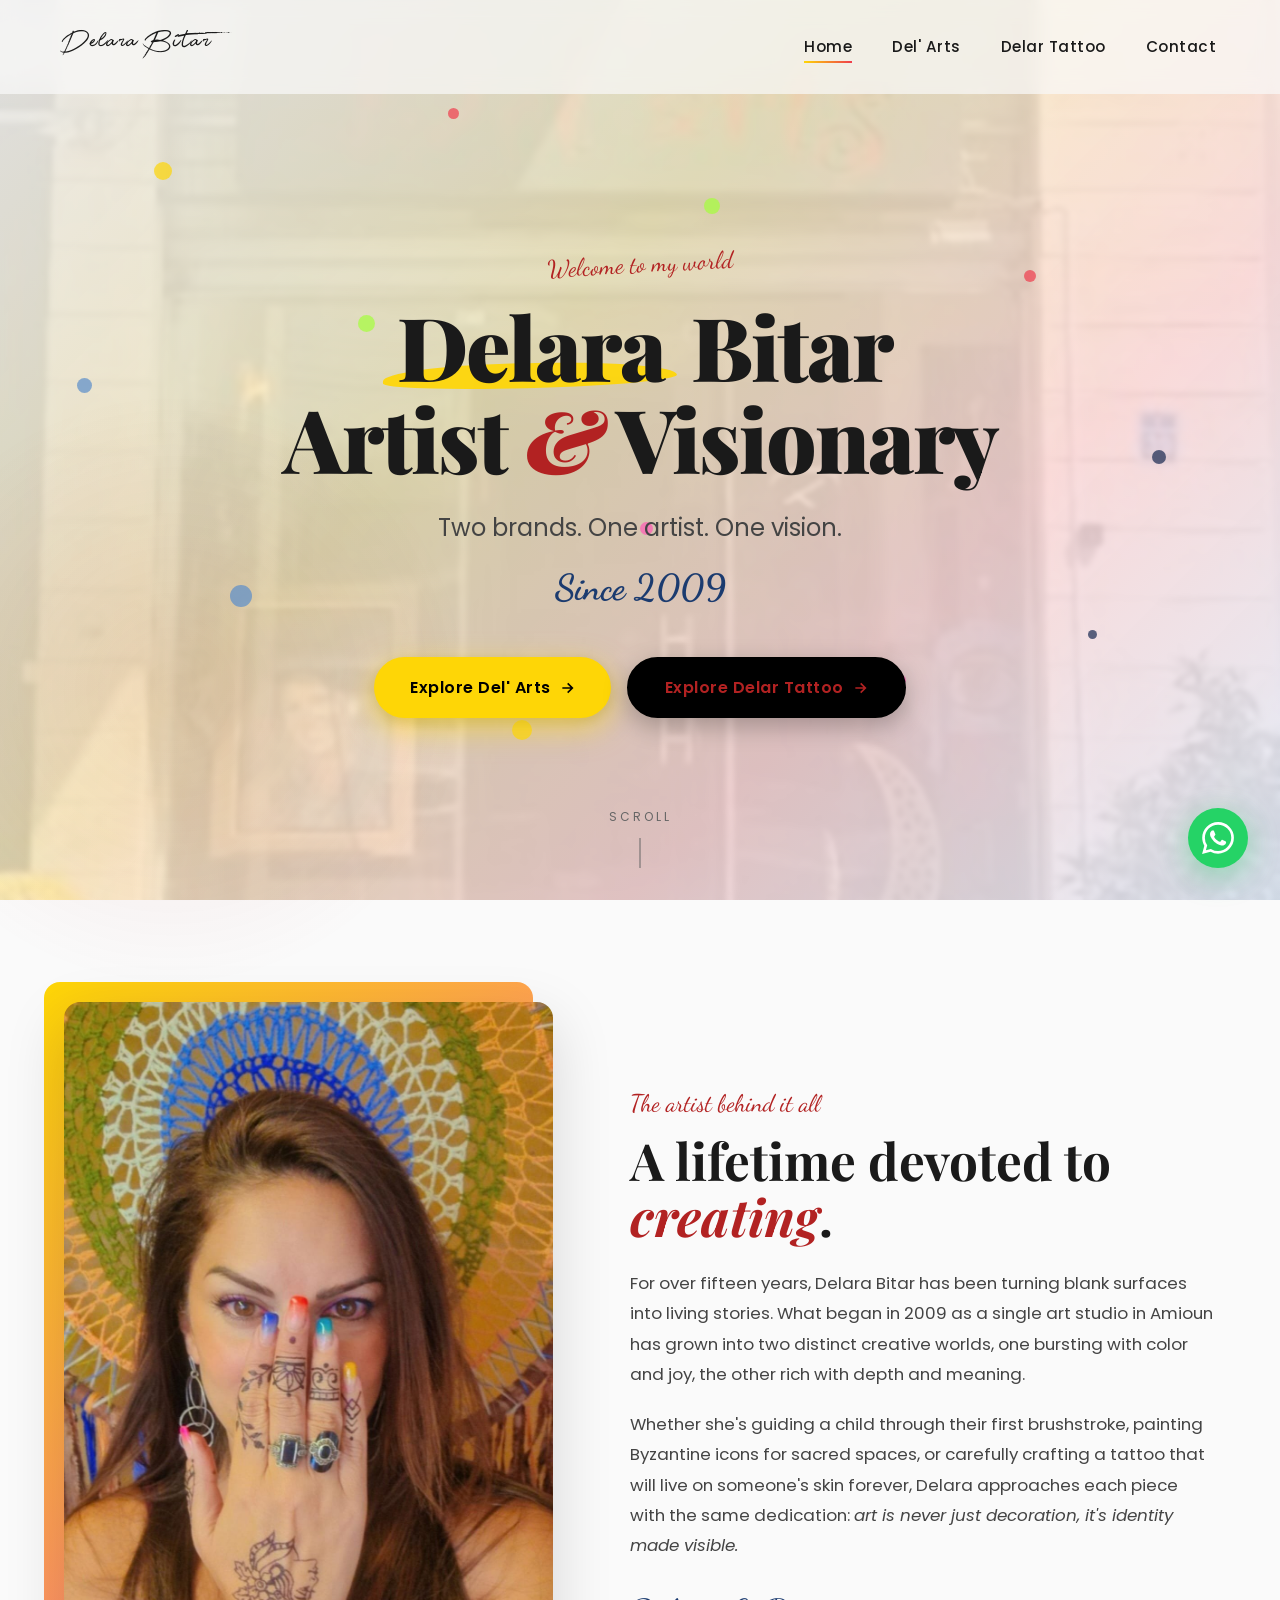
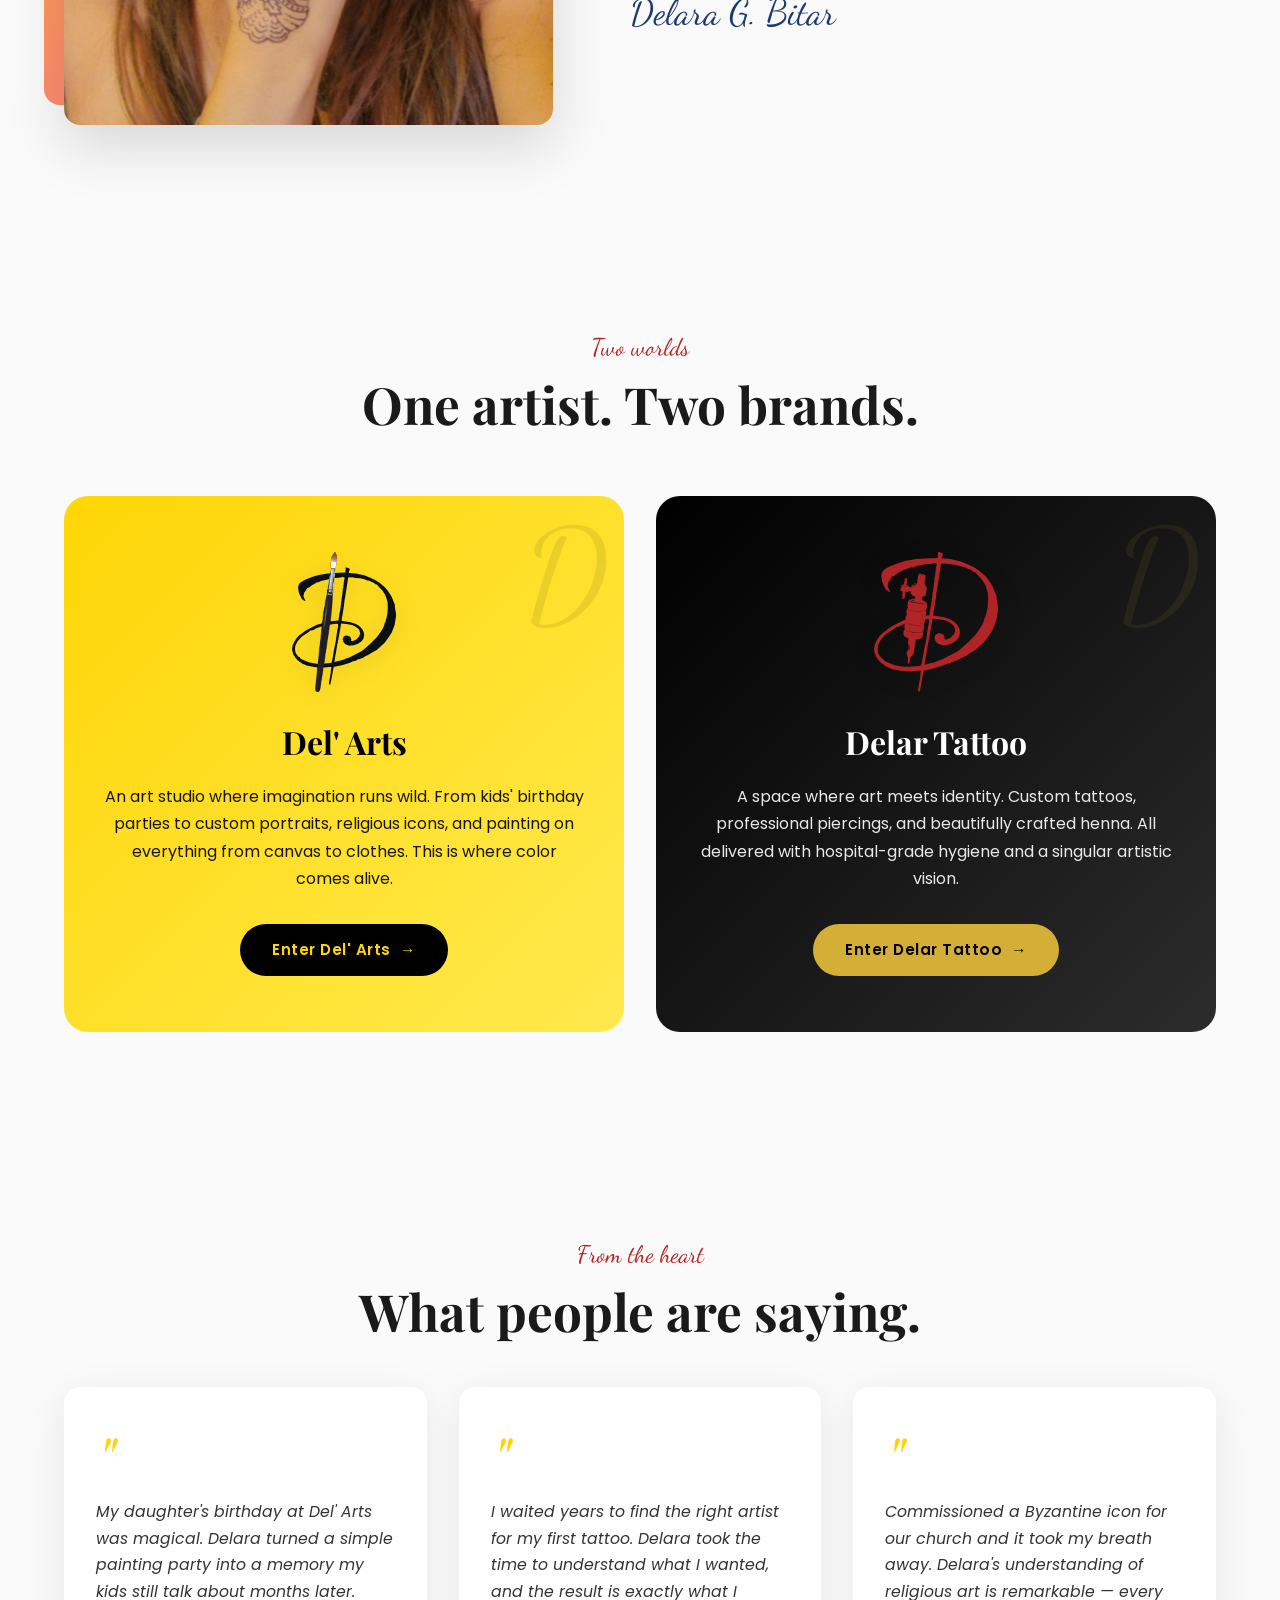
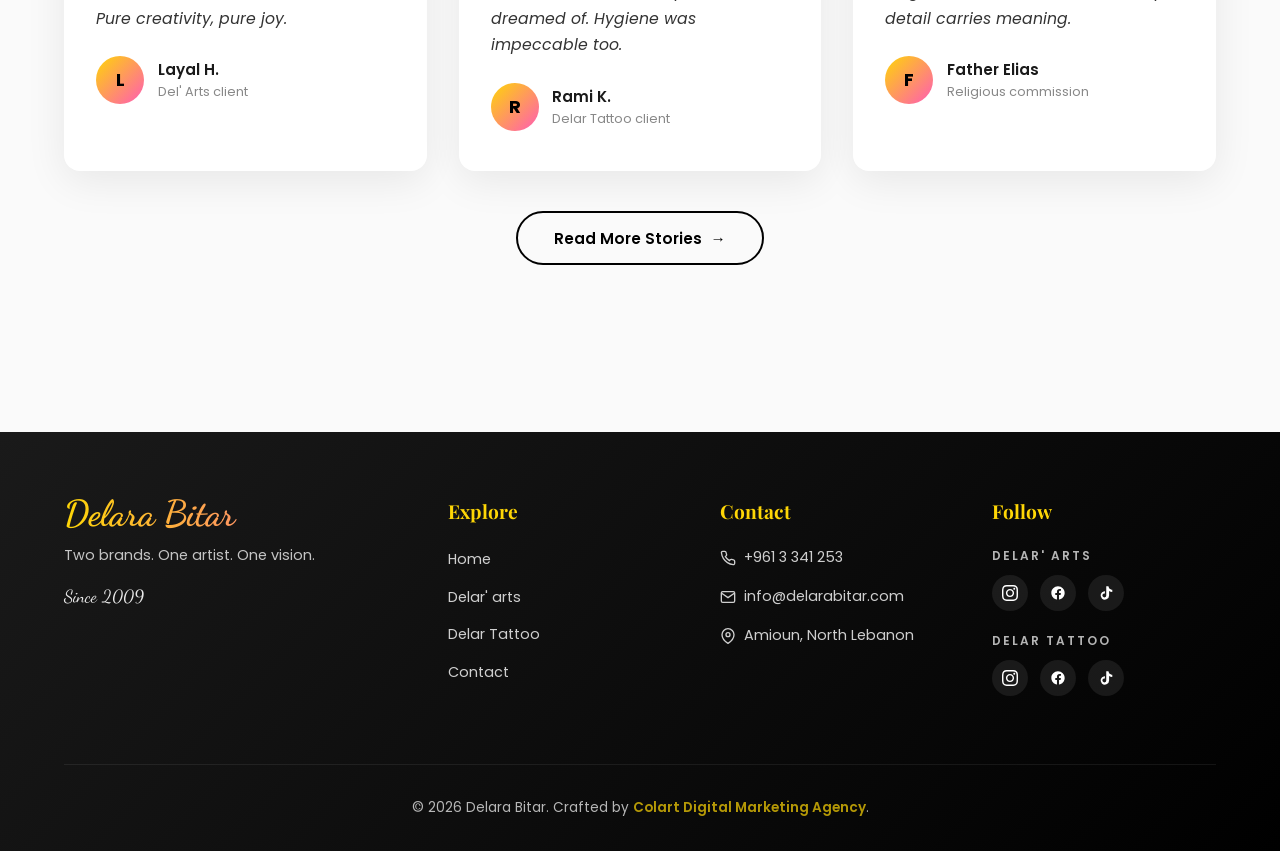
<file: index.html>
<!DOCTYPE html>
<html lang="en">
<head>
  <meta charset="UTF-8">
  <meta name="viewport" content="width=device-width, initial-scale=1.0">

  <!-- PRIMARY META TAGS -->
  <title>Delara Bitar | Artist & Visionary | Delar' arts + Delar Tattoo | Amioun, Lebanon</title>
  <meta name="title" content="Delara Bitar | Artist & Visionary | Delar' arts + Delar Tattoo">
  <meta name="description" content="The artistic mind behind Delar' arts (art studio) and Delar Tattoo (tattoo, henna, piercings) in Amioun, North Lebanon. Two brands, one artist. Since 2009.">
  <meta name="keywords" content="Delara Bitar, art studio Lebanon, Amioun, North Lebanon, tattoo Lebanon, henna Lebanon, piercings Lebanon, art classes, Byzantine icons, custom portraits, art studio Amioun, Delar arts, Delar Tattoo, Koura, painting lessons, kids art parties Lebanon">
  <meta name="author" content="Delara Bitar">
  <meta name="robots" content="index, follow">
  <link rel="canonical" href="https://www.delarabitar.com/">

  <!-- OPEN GRAPH / FACEBOOK / WHATSAPP -->
  <meta property="og:type" content="website">
  <meta property="og:url" content="https://www.delarabitar.com/">
  <meta property="og:title" content="Delara Bitar — Artist & Visionary | Two Brands, One Artist">
  <meta property="og:description" content="The artistic mind behind Delar' arts and Delar Tattoo in Amioun, North Lebanon. Art classes, custom portraits, tattoos, henna, piercings. Since 2009.">
  <meta property="og:image" content="https://www.delarabitar.com/assets/social-preview.jpg">
  <meta property="og:image:width" content="1200">
  <meta property="og:image:height" content="630">
  <meta property="og:image:alt" content="Delara Bitar — Delar' arts & Delar Tattoo">
  <meta property="og:site_name" content="Delara Bitar">
  <meta property="og:locale" content="en_US">
  <meta property="og:locale:alternate" content="ar_LB">

  <!-- TWITTER / X -->
  <meta name="twitter:card" content="summary_large_image">
  <meta name="twitter:url" content="https://www.delarabitar.com/">
  <meta name="twitter:title" content="Delara Bitar — Artist & Visionary">
  <meta name="twitter:description" content="The artistic mind behind Delar' arts + Delar Tattoo. Amioun, North Lebanon. Since 2009.">
  <meta name="twitter:image" content="https://www.delarabitar.com/assets/social-preview.jpg">

  <!-- FAVICONS -->
  <link rel="icon" type="image/svg+xml" href="assets/favicon.svg">
  <link rel="apple-touch-icon" href="assets/favicon.svg">

  <!-- THEME COLOR -->
  <meta name="theme-color" content="#FED606">

  <!-- STRUCTURED DATA: PERSON + LOCAL BUSINESS -->
  <script type="application/ld+json">
  {
    "@context": "https://schema.org",
    "@graph": [
      {
        "@type": "Person",
        "@id": "https://www.delarabitar.com/#delara",
        "name": "Delara Bitar",
        "jobTitle": "Artist",
        "url": "https://www.delarabitar.com/",
        "image": "https://www.delarabitar.com/images/delara.png",
        "description": "Artist behind Delar' arts and Delar Tattoo, based in Amioun, North Lebanon.",
        "sameAs": [
          "https://instagram.com/delararts",
          "https://instagram.com/delartattoo",
          "https://facebook.com/delararts",
          "https://facebook.com/delartattoo"
        ]
      },
      {
        "@type": "LocalBusiness",
        "@id": "https://www.delarabitar.com/#business",
        "name": "Delara Bitar — Delar' arts & Delar Tattoo",
        "url": "https://www.delarabitar.com/",
        "image": "https://www.delarabitar.com/images/storefront.png",
        "logo": "https://www.delarabitar.com/assets/favicon.svg",
        "telephone": "+961-3-341-253",
        "email": "info@delarabitar.com",
        "priceRange": "$$",
        "founder": { "@id": "https://www.delarabitar.com/#delara" },
        "foundingDate": "2009",
        "address": {
          "@type": "PostalAddress",
          "streetAddress": "Serail Roundabout, Next to Smart Market",
          "addressLocality": "Amioun",
          "addressRegion": "North Lebanon",
          "addressCountry": "LB"
        },
        "geo": {
          "@type": "GeoCoordinates",
          "latitude": "34.3032",
          "longitude": "35.8131"
        },
        "openingHoursSpecification": [
          {
            "@type": "OpeningHoursSpecification",
            "dayOfWeek": ["Monday","Tuesday","Wednesday","Thursday","Friday","Saturday"],
            "opens": "11:00",
            "closes": "17:00"
          }
        ],
        "sameAs": [
          "https://instagram.com/delararts",
          "https://instagram.com/delartattoo",
          "https://facebook.com/delararts",
          "https://facebook.com/delartattoo",
          "https://tiktok.com/@delararts",
          "https://tiktok.com/@delartattoo"
        ]
      }
    ]
  }
  </script>

  <link rel="stylesheet" href="css/global.css">
  <link rel="stylesheet" href="css/home.css">
</head>
<body class="home">

  <!-- NAVIGATION -->
  <nav class="nav">
    <a href="./" class="nav-brand">Delara Bitar</a>
    <ul class="nav-links">
      <li><a href="./" class="nav-link active" data-page="home">Home</a></li>
      <li><a href="./delar-arts/" class="nav-link" data-page="delar-arts">Del' Arts</a></li>
      <li><a href="./delar-tattoo/" class="nav-link" data-page="delar-tattoo">Delar Tattoo</a></li>
      <li><a href="./contact/" class="nav-link" data-page="contact">Contact</a></li>
    </ul>
    <div class="nav-toggle" aria-label="Menu">
      <span></span><span></span><span></span>
    </div>
  </nav>

  <!-- SECTION 1: HERO -->
  <section class="hero">
    <div class="hero-bg">
      <img src="images/storefront.png" alt="Delar' arts studio in Amioun, North Lebanon">
    </div>
    <div class="hero-dots" aria-hidden="true">
      <span class="dot dot-1"></span>
      <span class="dot dot-2"></span>
      <span class="dot dot-3"></span>
      <span class="dot dot-4"></span>
      <span class="dot dot-5"></span>
      <span class="dot dot-6"></span>
      <span class="dot dot-7"></span>
      <span class="dot dot-8"></span>
      <span class="dot dot-9"></span>
      <span class="dot dot-10"></span>
      <span class="dot dot-11"></span>
      <span class="dot dot-12"></span>
    </div>
    <div class="hero-content">
      <span class="hero-eyebrow">Welcome to my world</span>
      <h1 class="hero-title">
        <span class="accent-yellow">Delara</span> Bitar<br>
        Artist <em class="accent-red">&amp;</em> Visionary
      </h1>
      <p class="hero-subtitle">Two brands. One artist. One vision.</p>
      <p class="hero-since">Since 2009</p>
      <div class="hero-cta-group">
        <a href="./delar-arts/" class="btn-primary">
          Explore Del' Arts
          <svg width="16" height="16" viewBox="0 0 24 24" fill="none" stroke="currentColor" stroke-width="2.5"><path d="M5 12h14M13 5l7 7-7 7"/></svg>
        </a>
        <a href="./delar-tattoo/" class="btn-secondary">
          Explore Delar Tattoo
          <svg width="16" height="16" viewBox="0 0 24 24" fill="none" stroke="currentColor" stroke-width="2.5"><path d="M5 12h14M13 5l7 7-7 7"/></svg>
        </a>
      </div>
    </div>
    <div class="hero-scroll-hint">Scroll</div>
  </section>

  <!-- SECTION 2: ABOUT DELARA -->
  <section class="about" id="about">
    <div class="about-grid">
      <div class="about-image reveal">
        <img src="images/delara.png" alt="Delara Bitar — Artist">
      </div>
      <div class="about-content reveal reveal-delay-2">
        <span class="about-eyebrow">The artist behind it all</span>
        <h2 class="about-title">A lifetime devoted to <em>creating</em>.</h2>
        <p class="about-text">
          For over fifteen years, Delara Bitar has been turning blank surfaces into living stories. What began in 2009 as a single art studio in Amioun has grown into two distinct creative worlds, one bursting with color and joy, the other rich with depth and meaning.
        </p>
        <p class="about-text">
          Whether she's guiding a child through their first brushstroke, painting Byzantine icons for sacred spaces, or carefully crafting a tattoo that will live on someone's skin forever, Delara approaches each piece with the same dedication: <em>art is never just decoration, it's identity made visible.</em>
        </p>
        <p class="about-signature"> Delara G. Bitar</p>
      </div>
    </div>
  </section>

  <!-- SECTION 3: TWO BRANDS, ONE ARTIST -->
  <section class="brands">
    <div class="brands-intro reveal">
      <span class="brands-eyebrow">Two worlds</span>
      <h2 class="brands-title">One artist. Two brands.</h2>
    </div>
    <div class="brands-grid">
      <!-- DELAR' ARTS CARD -->
      <div class="brand-card brand-card-arts reveal">
        <span class="brand-card-decoration">D</span>
        <div>
          <div class="brand-card-logo">
            <img src="assets/delar-arts-logo.svg" alt="Delar' arts">
          </div>
          <h3 class="brand-card-title">Del' Arts</h3>
          <p class="brand-card-desc">
            An art studio where imagination runs wild. From kids' birthday parties to custom portraits, religious icons, and painting on everything from canvas to clothes. This is where color comes alive.
          </p>
        </div>
        <a href="./delar-arts/" class="brand-card-btn">
          Enter Del' Arts &nbsp;→
        </a>
      </div>

      <!-- DELAR TATTOO CARD -->
      <div class="brand-card brand-card-tattoo reveal reveal-delay-2">
        <span class="brand-card-decoration" style="color:#D4AF37">D</span>
        <div>
          <div class="brand-card-logo">
            <img src="assets/delar-tattoo-logo.svg" alt="Delar Tattoo">
          </div>
          <h3 class="brand-card-title">Delar Tattoo</h3>
          <p class="brand-card-desc">
            A space where art meets identity. Custom tattoos, professional piercings, and beautifully crafted henna. All delivered with hospital-grade hygiene and a singular artistic vision.
          </p>
        </div>
        <a href="./delar-tattoo/" class="brand-card-btn">
          Enter Delar Tattoo &nbsp;→
        </a>
      </div>
    </div>
  </section>

  <!-- SECTION 4: TESTIMONIALS -->
  <section class="testimonials">
    <div class="testimonials-intro reveal">
      <span class="testimonials-eyebrow">From the heart</span>
      <h2 class="testimonials-title">What people are saying.</h2>
    </div>
    <div class="testimonials-grid">
      <div class="testimonial-card reveal">
        <div class="testimonial-quote">"</div>
        <p class="testimonial-text">My daughter's birthday at Del' Arts was magical. Delara turned a simple painting party into a memory my kids still talk about months later. Pure creativity, pure joy.</p>
        <div class="testimonial-author">
          <div class="testimonial-avatar">L</div>
          <div>
            <div class="testimonial-name">Layal H.</div>
            <div class="testimonial-source">Del' Arts client</div>
          </div>
        </div>
      </div>
      <div class="testimonial-card reveal reveal-delay-2">
        <div class="testimonial-quote">"</div>
        <p class="testimonial-text">I waited years to find the right artist for my first tattoo. Delara took the time to understand what I wanted, and the result is exactly what I dreamed of. Hygiene was impeccable too.</p>
        <div class="testimonial-author">
          <div class="testimonial-avatar">R</div>
          <div>
            <div class="testimonial-name">Rami K.</div>
            <div class="testimonial-source">Delar Tattoo client</div>
          </div>
        </div>
      </div>
      <div class="testimonial-card reveal reveal-delay-3">
        <div class="testimonial-quote">"</div>
        <p class="testimonial-text">Commissioned a Byzantine icon for our church and it took my breath away. Delara's understanding of religious art is remarkable — every detail carries meaning.</p>
        <div class="testimonial-author">
          <div class="testimonial-avatar">F</div>
          <div>
            <div class="testimonial-name">Father Elias</div>
            <div class="testimonial-source">Religious commission</div>
          </div>
        </div>
      </div>
    </div>
    <div class="testimonials-more">
      <button class="testimonials-more-btn" onclick="showMoreTestimonials()">
        Read More Stories &nbsp;→
      </button>
    </div>
  </section>

  <!-- FOOTER -->
  <footer class="footer">
    <div class="footer-grid">
      <div class="footer-col">
        <div class="footer-brand-name">Delara Bitar</div>
        <p class="footer-tagline">Two brands. One artist. One vision.</p>
        <p class="footer-since">Since 2009</p>
      </div>
      <div class="footer-col">
        <h4>Explore</h4>
        <ul class="footer-list">
          <li><a href="./">Home</a></li>
          <li><a href="./delar-arts/">Delar' arts</a></li>
          <li><a href="./delar-tattoo/">Delar Tattoo</a></li>
          <li><a href="./contact/">Contact</a></li>
        </ul>
      </div>
      <div class="footer-col">
        <h4>Contact</h4>
        <ul class="footer-list">
          <li><a href="tel:+9613341253">
            <svg viewBox="0 0 24 24" fill="none" stroke="currentColor" stroke-width="2"><path d="M22 16.92v3a2 2 0 0 1-2.18 2 19.79 19.79 0 0 1-8.63-3.07 19.5 19.5 0 0 1-6-6 19.79 19.79 0 0 1-3.07-8.67A2 2 0 0 1 4.11 2h3a2 2 0 0 1 2 1.72 12.84 12.84 0 0 0 .7 2.81 2 2 0 0 1-.45 2.11L8.09 9.91a16 16 0 0 0 6 6l1.27-1.27a2 2 0 0 1 2.11-.45 12.84 12.84 0 0 0 2.81.7A2 2 0 0 1 22 16.92z"/></svg>
            +961 3 341 253
          </a></li>
          <li><a href="mailto:info@delarabitar.com">
            <svg viewBox="0 0 24 24" fill="none" stroke="currentColor" stroke-width="2"><path d="M4 4h16c1.1 0 2 .9 2 2v12c0 1.1-.9 2-2 2H4c-1.1 0-2-.9-2-2V6c0-1.1.9-2 2-2z"/><polyline points="22,6 12,13 2,6"/></svg>
            info@delarabitar.com
          </a></li>
          <li><a href="https://maps.app.goo.gl/KY4Cr8B2j4buGQKLA" target="_blank" rel="noopener">
            <svg viewBox="0 0 24 24" fill="none" stroke="currentColor" stroke-width="2"><path d="M21 10c0 7-9 13-9 13s-9-6-9-13a9 9 0 0 1 18 0z"/><circle cx="12" cy="10" r="3"/></svg>
            Amioun, North Lebanon
          </a></li>
        </ul>
      </div>
      <div class="footer-col">
        <h4>Follow</h4>
        <div class="footer-social-group">
          <div class="footer-social-label">Delar' arts</div>
          <div class="footer-social-icons">
            <a href="https://instagram.com/delararts" target="_blank" rel="noopener" aria-label="Delar' arts Instagram">
              <svg viewBox="0 0 24 24" fill="currentColor"><path d="M12 2.163c3.204 0 3.584.012 4.85.07 3.252.148 4.771 1.691 4.919 4.919.058 1.265.069 1.645.069 4.849 0 3.205-.012 3.584-.069 4.849-.149 3.225-1.664 4.771-4.919 4.919-1.266.058-1.644.07-4.85.07-3.204 0-3.584-.012-4.849-.07-3.26-.149-4.771-1.699-4.919-4.92-.058-1.265-.07-1.644-.07-4.849 0-3.204.013-3.583.07-4.849.149-3.227 1.664-4.771 4.919-4.919 1.266-.057 1.645-.069 4.849-.069zm0-2.163c-3.259 0-3.667.014-4.947.072-4.358.2-6.78 2.618-6.98 6.98-.059 1.281-.073 1.689-.073 4.948 0 3.259.014 3.668.072 4.948.2 4.358 2.618 6.78 6.98 6.98 1.281.058 1.689.072 4.948.072 3.259 0 3.668-.014 4.948-.072 4.354-.2 6.782-2.618 6.979-6.98.059-1.28.073-1.689.073-4.948 0-3.259-.014-3.667-.072-4.947-.196-4.354-2.617-6.78-6.979-6.98-1.281-.059-1.69-.073-4.949-.073zm0 5.838c-3.403 0-6.162 2.759-6.162 6.162s2.759 6.163 6.162 6.163 6.162-2.759 6.162-6.163c0-3.403-2.759-6.162-6.162-6.162zm0 10.162c-2.209 0-4-1.79-4-4 0-2.209 1.791-4 4-4s4 1.791 4 4c0 2.21-1.791 4-4 4zm6.406-11.845c-.796 0-1.441.645-1.441 1.44s.645 1.44 1.441 1.44c.795 0 1.439-.645 1.439-1.44s-.644-1.44-1.439-1.44z"/></svg>
            </a>
            <a href="https://facebook.com/delararts" target="_blank" rel="noopener" aria-label="Delar' arts Facebook">
              <svg viewBox="0 0 24 24" fill="currentColor"><path d="M22 12c0-5.523-4.477-10-10-10S2 6.477 2 12c0 4.991 3.657 9.128 8.438 9.878v-6.987h-2.54V12h2.54V9.797c0-2.506 1.492-3.89 3.777-3.89 1.094 0 2.238.195 2.238.195v2.46h-1.26c-1.243 0-1.63.771-1.63 1.562V12h2.773l-.443 2.89h-2.33v6.988C18.343 21.128 22 16.991 22 12z"/></svg>
            </a>
            <a href="https://tiktok.com/@delararts" target="_blank" rel="noopener" aria-label="Delar' arts TikTok">
              <svg viewBox="0 0 24 24" fill="currentColor"><path d="M19.59 6.69a4.83 4.83 0 0 1-3.77-4.25V2h-3.45v13.67a2.89 2.89 0 0 1-5.2 1.74 2.89 2.89 0 0 1 2.31-4.64 2.93 2.93 0 0 1 .88.13V9.4a6.84 6.84 0 0 0-1-.05A6.33 6.33 0 0 0 5.8 20.1a6.34 6.34 0 0 0 10.86-4.43V8.86a8.16 8.16 0 0 0 4.77 1.52v-3.4a4.85 4.85 0 0 1-1.84-.29z"/></svg>
            </a>
          </div>
        </div>
        <div class="footer-social-group">
          <div class="footer-social-label">Delar Tattoo</div>
          <div class="footer-social-icons">
            <a href="https://instagram.com/delartattoo" target="_blank" rel="noopener" aria-label="Delar Tattoo Instagram">
              <svg viewBox="0 0 24 24" fill="currentColor"><path d="M12 2.163c3.204 0 3.584.012 4.85.07 3.252.148 4.771 1.691 4.919 4.919.058 1.265.069 1.645.069 4.849 0 3.205-.012 3.584-.069 4.849-.149 3.225-1.664 4.771-4.919 4.919-1.266.058-1.644.07-4.85.07-3.204 0-3.584-.012-4.849-.07-3.26-.149-4.771-1.699-4.919-4.92-.058-1.265-.07-1.644-.07-4.849 0-3.204.013-3.583.07-4.849.149-3.227 1.664-4.771 4.919-4.919 1.266-.057 1.645-.069 4.849-.069zm0-2.163c-3.259 0-3.667.014-4.947.072-4.358.2-6.78 2.618-6.98 6.98-.059 1.281-.073 1.689-.073 4.948 0 3.259.014 3.668.072 4.948.2 4.358 2.618 6.78 6.98 6.98 1.281.058 1.689.072 4.948.072 3.259 0 3.668-.014 4.948-.072 4.354-.2 6.782-2.618 6.979-6.98.059-1.28.073-1.689.073-4.948 0-3.259-.014-3.667-.072-4.947-.196-4.354-2.617-6.78-6.979-6.98-1.281-.059-1.69-.073-4.949-.073zm0 5.838c-3.403 0-6.162 2.759-6.162 6.162s2.759 6.163 6.162 6.163 6.162-2.759 6.162-6.163c0-3.403-2.759-6.162-6.162-6.162zm0 10.162c-2.209 0-4-1.79-4-4 0-2.209 1.791-4 4-4s4 1.791 4 4c0 2.21-1.791 4-4 4zm6.406-11.845c-.796 0-1.441.645-1.441 1.44s.645 1.44 1.441 1.44c.795 0 1.439-.645 1.439-1.44s-.644-1.44-1.439-1.44z"/></svg>
            </a>
            <a href="https://facebook.com/delartattoo" target="_blank" rel="noopener" aria-label="Delar Tattoo Facebook">
              <svg viewBox="0 0 24 24" fill="currentColor"><path d="M22 12c0-5.523-4.477-10-10-10S2 6.477 2 12c0 4.991 3.657 9.128 8.438 9.878v-6.987h-2.54V12h2.54V9.797c0-2.506 1.492-3.89 3.777-3.89 1.094 0 2.238.195 2.238.195v2.46h-1.26c-1.243 0-1.63.771-1.63 1.562V12h2.773l-.443 2.89h-2.33v6.988C18.343 21.128 22 16.991 22 12z"/></svg>
            </a>
            <a href="https://tiktok.com/@delartattoo" target="_blank" rel="noopener" aria-label="Delar Tattoo TikTok">
              <svg viewBox="0 0 24 24" fill="currentColor"><path d="M19.59 6.69a4.83 4.83 0 0 1-3.77-4.25V2h-3.45v13.67a2.89 2.89 0 0 1-5.2 1.74 2.89 2.89 0 0 1 2.31-4.64 2.93 2.93 0 0 1 .88.13V9.4a6.84 6.84 0 0 0-1-.05A6.33 6.33 0 0 0 5.8 20.1a6.34 6.34 0 0 0 10.86-4.43V8.86a8.16 8.16 0 0 0 4.77 1.52v-3.4a4.85 4.85 0 0 1-1.84-.29z"/></svg>
            </a>
          </div>
        </div>
      </div>
    </div>
    <div class="footer-bottom">
      © 2026 Delara Bitar. Crafted by <a href="https://www.colartdigitalmarketingagency.com" target="_blank" rel="noopener">Colart Digital Marketing Agency</a>.
    </div>
  </footer>

  <!-- FLOATING WHATSAPP -->
  <a href="https://wa.me/9613341253" target="_blank" rel="noopener" class="whatsapp-float" aria-label="Chat on WhatsApp">
    <svg viewBox="0 0 24 24"><path d="M17.472 14.382c-.297-.149-1.758-.867-2.03-.967-.273-.099-.471-.148-.67.15-.197.297-.767.966-.94 1.164-.173.199-.347.223-.644.075-.297-.15-1.255-.463-2.39-1.475-.883-.788-1.48-1.761-1.653-2.059-.173-.297-.018-.458.13-.606.134-.133.298-.347.446-.52.149-.174.198-.298.298-.497.099-.198.05-.371-.025-.52-.075-.149-.669-1.612-.916-2.207-.242-.579-.487-.5-.669-.51-.173-.008-.371-.01-.57-.01-.198 0-.52.074-.792.372-.272.297-1.04 1.016-1.04 2.479 0 1.462 1.065 2.875 1.213 3.074.149.198 2.096 3.2 5.077 4.487.709.306 1.262.489 1.694.625.712.227 1.36.195 1.871.118.571-.085 1.758-.719 2.006-1.413.248-.694.248-1.289.173-1.413-.074-.124-.272-.198-.57-.347m-5.421 7.403h-.004a9.87 9.87 0 0 1-5.031-1.378l-.361-.214-3.741.982.998-3.648-.235-.374a9.86 9.86 0 0 1-1.51-5.26c.001-5.45 4.436-9.884 9.888-9.884 2.64 0 5.122 1.03 6.988 2.898a9.825 9.825 0 0 1 2.893 6.994c-.003 5.45-4.437 9.884-9.885 9.884m8.413-18.297A11.815 11.815 0 0 0 12.05 0C5.495 0 .16 5.335.157 11.892c0 2.096.547 4.142 1.588 5.945L.057 24l6.305-1.654a11.882 11.882 0 0 0 5.683 1.448h.005c6.554 0 11.89-5.335 11.893-11.893a11.821 11.821 0 0 0-3.48-8.413z"/></svg>
  </a>

  <!-- MODAL CONTAINER -->
  <div class="modal-overlay" id="modal-overlay">
    <div class="modal-content" id="modal-content"></div>
  </div>

  <script src="js/global.js"></script>
  <script src="js/home.js"></script>
</body>
</html>
</file>
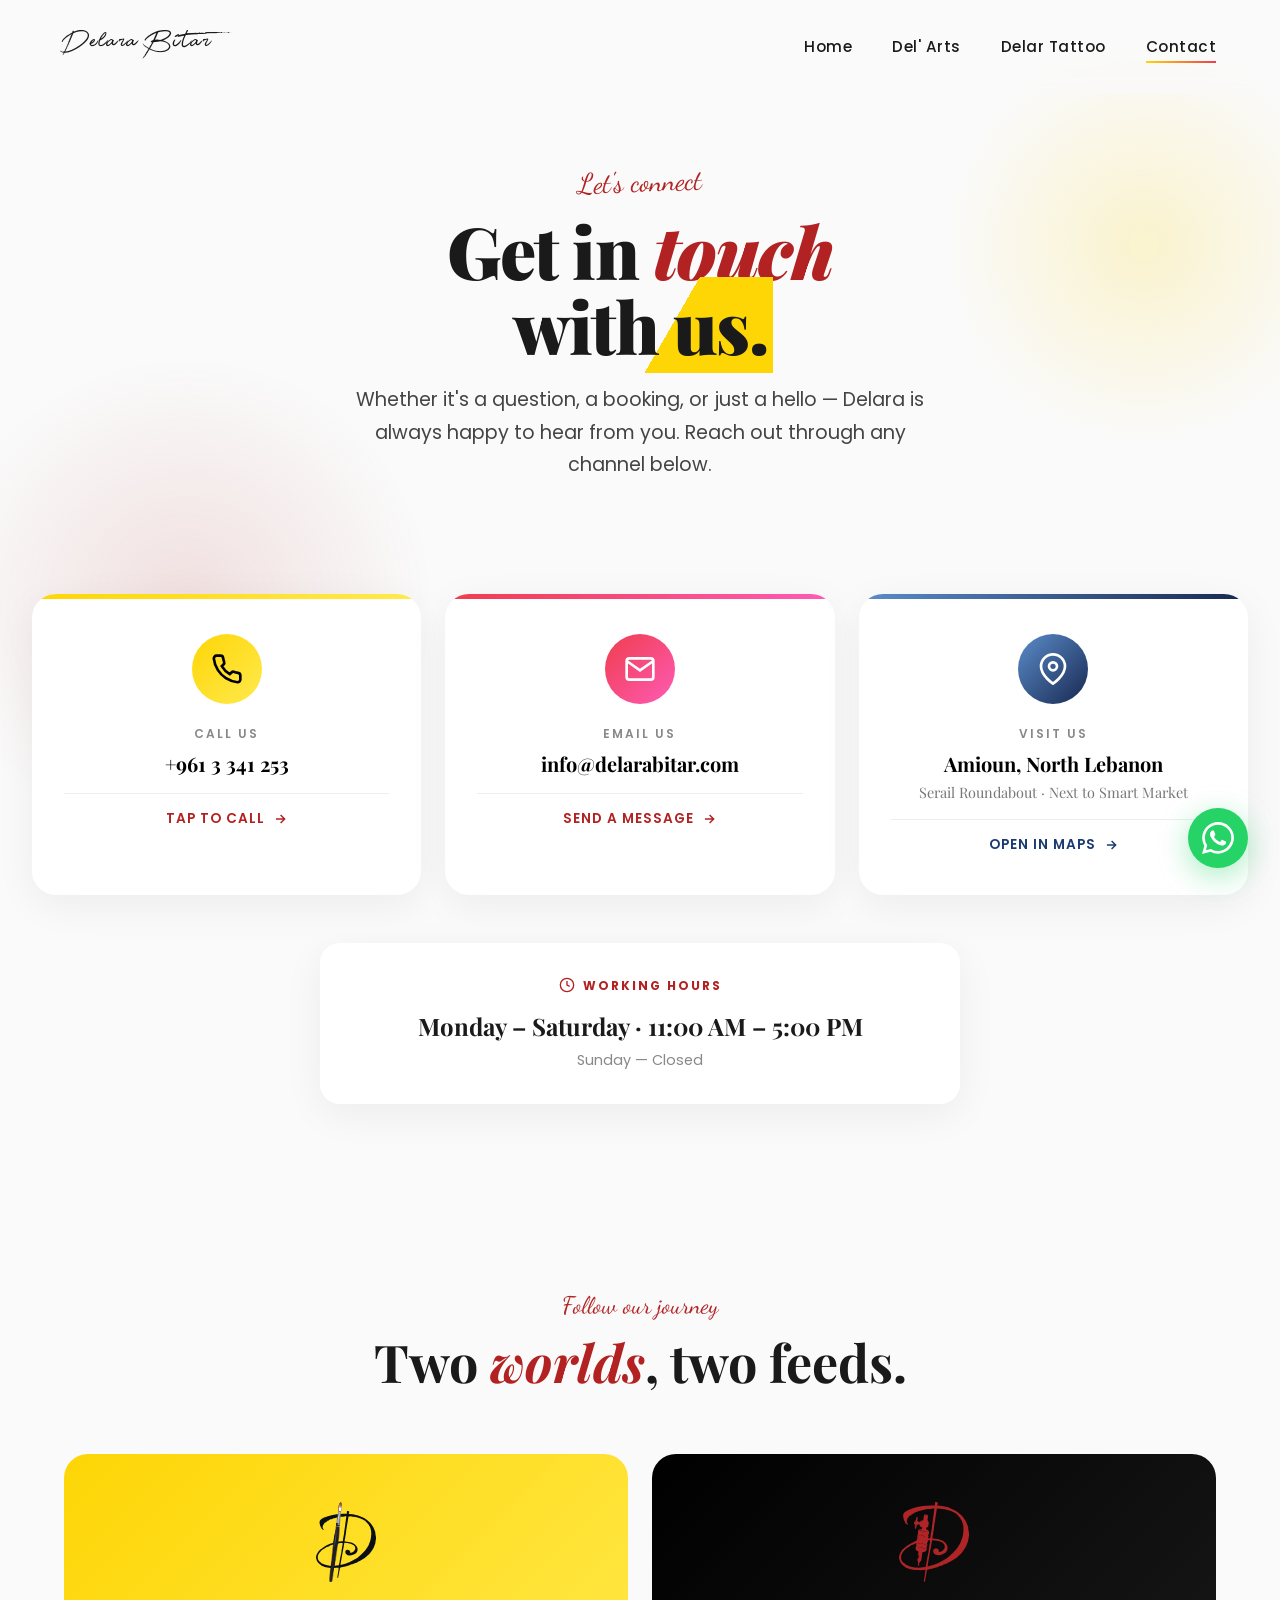
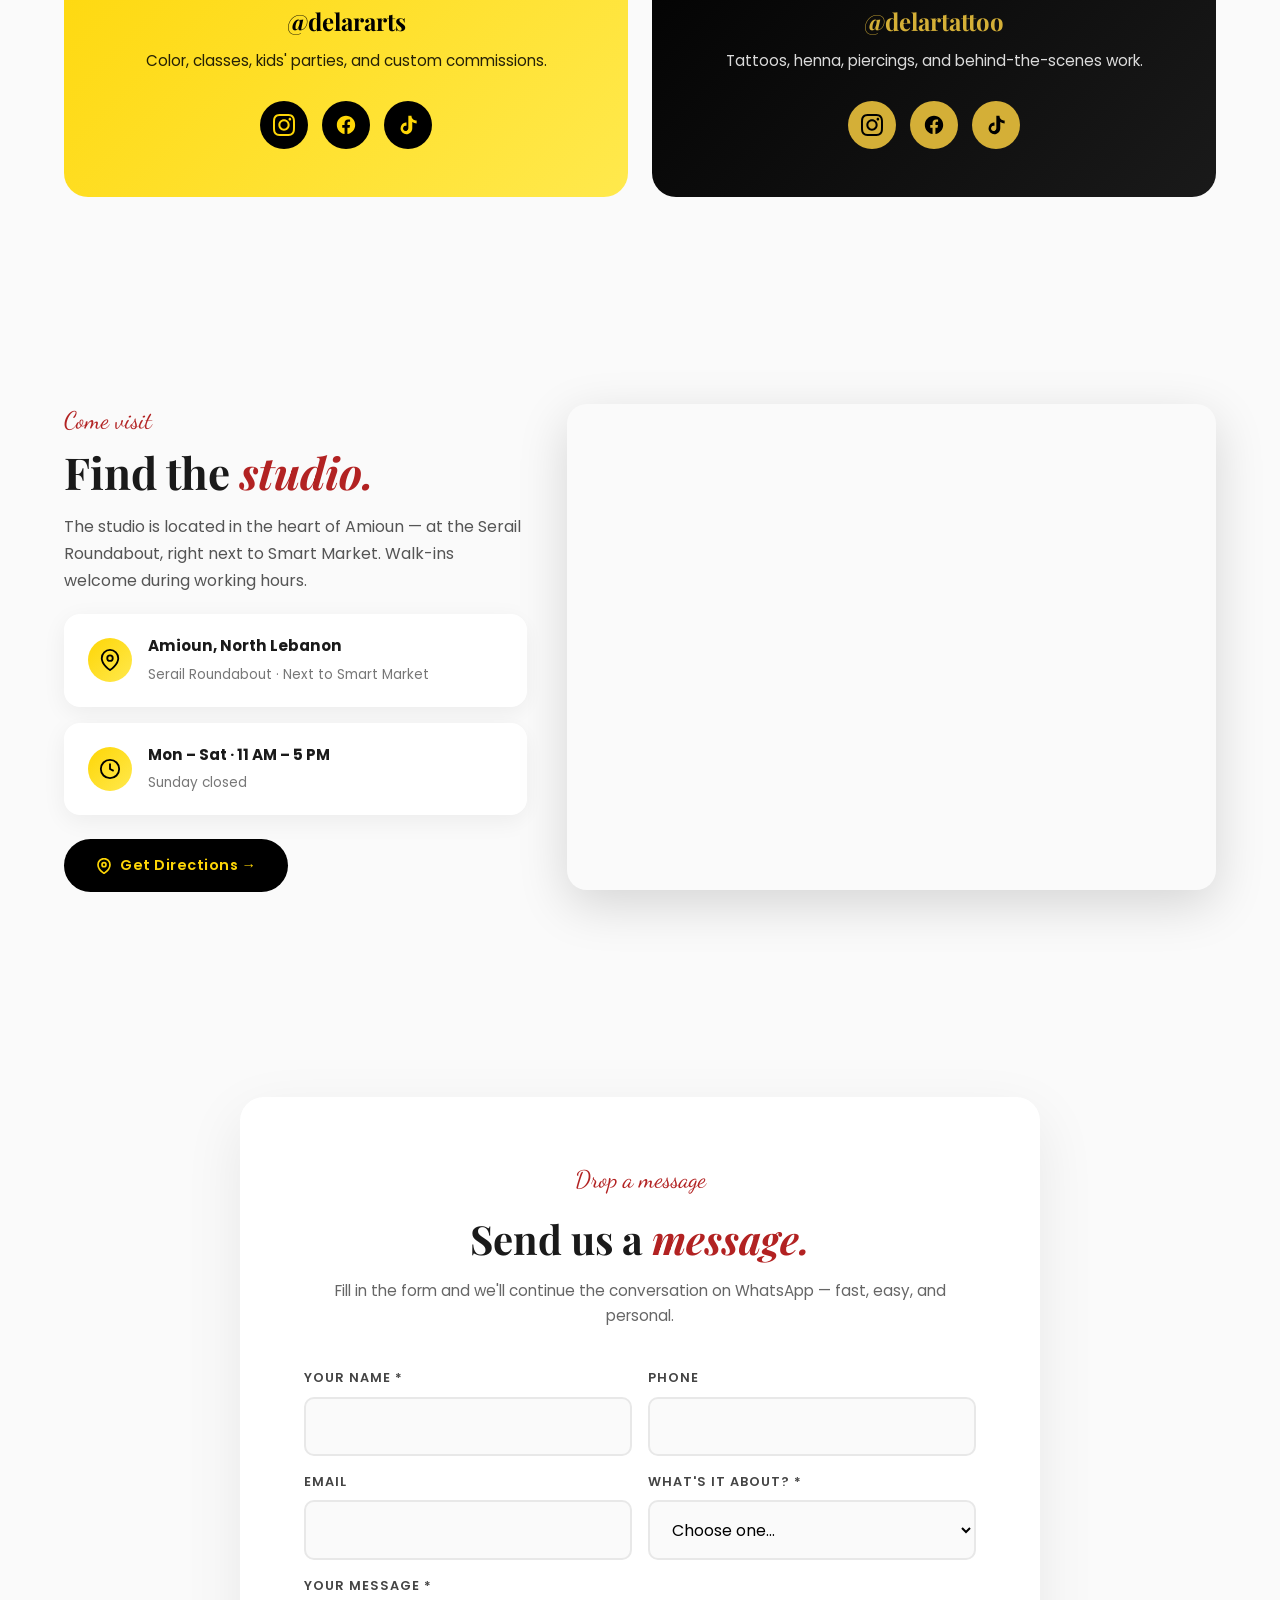
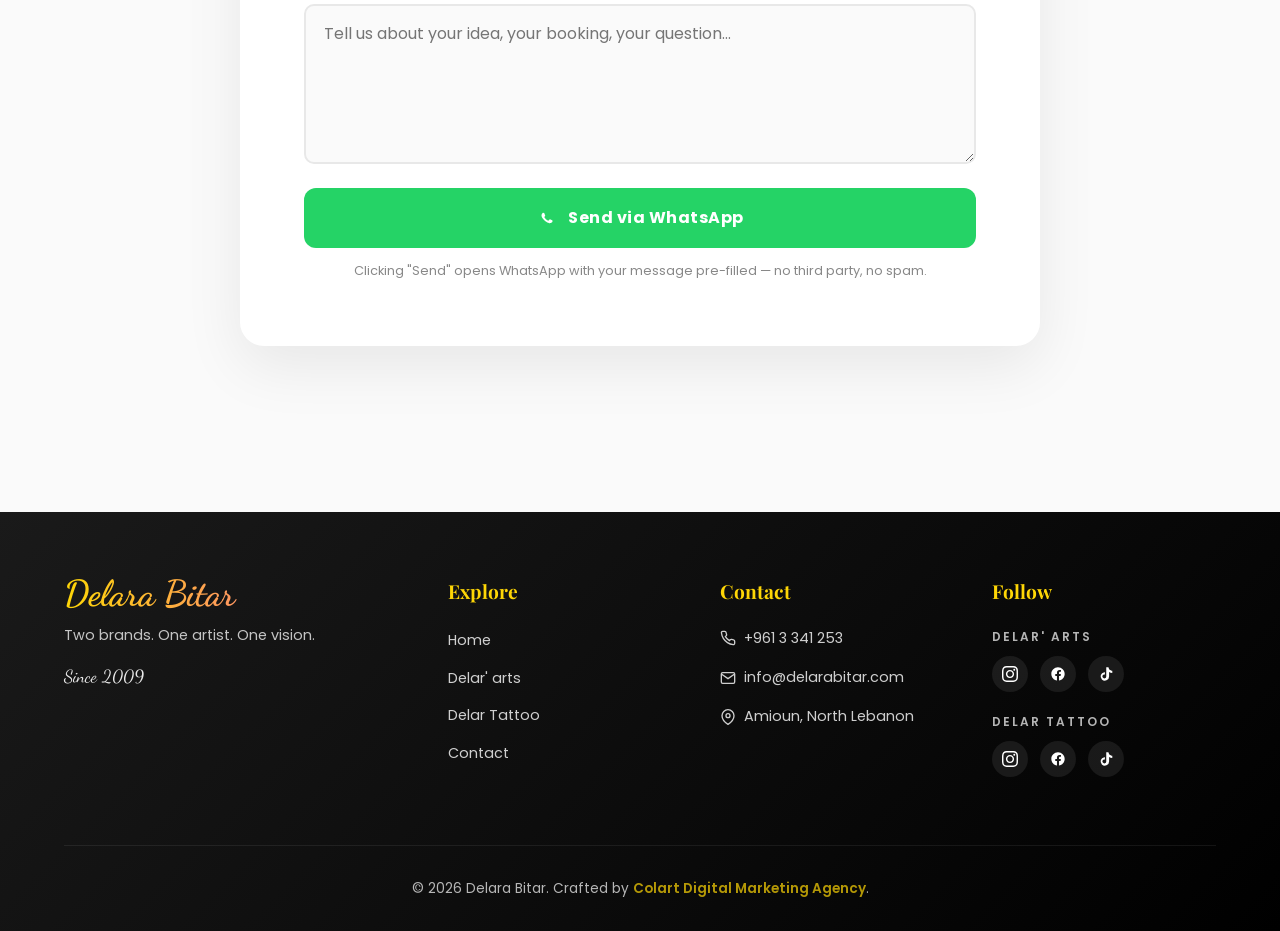
<file: contact/index.html>
<!DOCTYPE html>
<html lang="en">
<head>
  <meta charset="UTF-8">
  <meta name="viewport" content="width=device-width, initial-scale=1.0">

  <!-- PRIMARY META TAGS -->
  <title>Contact — Delara Bitar | Delar' arts & Delar Tattoo Studio | Amioun, Lebanon</title>
  <meta name="title" content="Contact Delara Bitar — Studio in Amioun, Lebanon">
  <meta name="description" content="Visit, call, or message Delar' arts & Delar Tattoo studio in Amioun, North Lebanon. Open Mon-Sat 11AM-5PM. Phone +961 3 341 253. Located at Serail Roundabout.">
  <meta name="keywords" content="contact Delara Bitar, art studio location Amioun, tattoo studio Amioun, Serail Roundabout Amioun, North Lebanon art studio contact, Delar arts phone, Delar Tattoo phone, art studio Koura">
  <meta name="author" content="Delara Bitar">
  <meta name="robots" content="index, follow">
  <link rel="canonical" href="https://www.delarabitar.com/contact/">

  <!-- OPEN GRAPH -->
  <meta property="og:type" content="website">
  <meta property="og:url" content="https://www.delarabitar.com/contact/">
  <meta property="og:title" content="Get in Touch — Delara Bitar Studio | Amioun, Lebanon">
  <meta property="og:description" content="Visit the studio in Amioun, North Lebanon. Phone, email, WhatsApp, or stop by Mon-Sat 11AM-5PM.">
  <meta property="og:image" content="https://www.delarabitar.com/assets/social-preview.jpg">
  <meta property="og:image:width" content="1200">
  <meta property="og:image:height" content="630">
  <meta property="og:site_name" content="Delara Bitar">

  <!-- TWITTER -->
  <meta name="twitter:card" content="summary_large_image">
  <meta name="twitter:title" content="Contact Delara Bitar Studio">
  <meta name="twitter:description" content="Amioun, Serail Roundabout. Mon-Sat 11AM-5PM. +961 3 341 253.">
  <meta name="twitter:image" content="https://www.delarabitar.com/assets/social-preview.jpg">

  <!-- FAVICONS -->
  <link rel="icon" type="image/svg+xml" href="../assets/favicon.svg">
  <link rel="apple-touch-icon" href="../assets/favicon.svg">

  <!-- THEME COLOR -->
  <meta name="theme-color" content="#FED606">

  <!-- STRUCTURED DATA: ContactPage -->
  <script type="application/ld+json">
  {
    "@context": "https://schema.org",
    "@type": "ContactPage",
    "url": "https://www.delarabitar.com/contact/",
    "name": "Contact Delara Bitar",
    "description": "Contact information for Delar' arts and Delar Tattoo studio in Amioun, North Lebanon.",
    "mainEntity": {
      "@type": "LocalBusiness",
      "name": "Delara Bitar — Delar' arts & Delar Tattoo",
      "telephone": "+961-3-341-253",
      "email": "info@delarabitar.com",
      "address": {
        "@type": "PostalAddress",
        "streetAddress": "Serail Roundabout, Next to Smart Market",
        "addressLocality": "Amioun",
        "addressRegion": "North Lebanon",
        "addressCountry": "LB"
      },
      "geo": {
        "@type": "GeoCoordinates",
        "latitude": "34.3032",
        "longitude": "35.8131"
      },
      "openingHoursSpecification": {
        "@type": "OpeningHoursSpecification",
        "dayOfWeek": ["Monday","Tuesday","Wednesday","Thursday","Friday","Saturday"],
        "opens": "11:00",
        "closes": "17:00"
      }
    }
  }
  </script>

  <link rel="stylesheet" href="../css/global.css">
  <link rel="stylesheet" href="../css/contact.css">
</head>
<body class="contact">

  <!-- NAVIGATION -->
  <nav class="nav">
    <a href="../" class="nav-brand">Delara Bitar</a>
    <ul class="nav-links">
      <li><a href="../" class="nav-link" data-page="home">Home</a></li>
      <li><a href="../delar-arts/" class="nav-link" data-page="delar-arts">Del' Arts</a></li>
      <li><a href="../delar-tattoo/" class="nav-link" data-page="delar-tattoo">Delar Tattoo</a></li>
      <li><a href="../contact/" class="nav-link active" data-page="contact">Contact</a></li>
    </ul>
    <div class="nav-toggle" aria-label="Menu">
      <span></span><span></span><span></span>
    </div>
  </nav>

  <!-- SECTION 1: HERO -->
  <section class="ct-hero">
    <div class="ct-hero-content">
      <span class="ct-hero-eyebrow">Let's connect</span>
      <h1 class="ct-hero-title">
        Get in <em>touch</em><br>
        <span class="accent-yellow">with us.</span>
      </h1>
      <p class="ct-hero-subtitle">
        Whether it's a question, a booking, or just a hello — Delara is always happy to hear from you. Reach out through any channel below.
      </p>
    </div>
  </section>

  <!-- SECTION 2: CONTACT INFO CARDS -->
  <section class="ct-info">
    <div class="ct-info-grid">
      <a href="tel:+9613341253" class="ct-info-card reveal">
        <div class="ct-info-icon-wrap">
          <svg viewBox="0 0 24 24" fill="none" stroke="currentColor" stroke-width="2">
            <path d="M22 16.92v3a2 2 0 0 1-2.18 2 19.79 19.79 0 0 1-8.63-3.07 19.5 19.5 0 0 1-6-6 19.79 19.79 0 0 1-3.07-8.67A2 2 0 0 1 4.11 2h3a2 2 0 0 1 2 1.72 12.84 12.84 0 0 0 .7 2.81 2 2 0 0 1-.45 2.11L8.09 9.91a16 16 0 0 0 6 6l1.27-1.27a2 2 0 0 1 2.11-.45 12.84 12.84 0 0 0 2.81.7A2 2 0 0 1 22 16.92z"/>
          </svg>
        </div>
        <div class="ct-info-label">Call us</div>
        <div class="ct-info-value">+961 3 341 253</div>
        <span class="ct-info-link">
          Tap to call
          <svg width="14" height="14" viewBox="0 0 24 24" fill="none" stroke="currentColor" stroke-width="2.5"><path d="M5 12h14M13 5l7 7-7 7"/></svg>
        </span>
      </a>

      <a href="mailto:info@delarabitar.com" class="ct-info-card reveal reveal-delay-1">
        <div class="ct-info-icon-wrap">
          <svg viewBox="0 0 24 24" fill="none" stroke="currentColor" stroke-width="2">
            <path d="M4 4h16c1.1 0 2 .9 2 2v12c0 1.1-.9 2-2 2H4c-1.1 0-2-.9-2-2V6c0-1.1.9-2 2-2z"/>
            <polyline points="22,6 12,13 2,6"/>
          </svg>
        </div>
        <div class="ct-info-label">Email us</div>
        <div class="ct-info-value">info@delarabitar.com</div>
        <span class="ct-info-link">
          Send a message
          <svg width="14" height="14" viewBox="0 0 24 24" fill="none" stroke="currentColor" stroke-width="2.5"><path d="M5 12h14M13 5l7 7-7 7"/></svg>
        </span>
      </a>

      <a href="https://maps.app.goo.gl/KY4Cr8B2j4buGQKLA" target="_blank" rel="noopener" class="ct-info-card reveal reveal-delay-2">
        <div class="ct-info-icon-wrap">
          <svg viewBox="0 0 24 24" fill="none" stroke="currentColor" stroke-width="2">
            <path d="M21 10c0 7-9 13-9 13s-9-6-9-13a9 9 0 0 1 18 0z"/>
            <circle cx="12" cy="10" r="3"/>
          </svg>
        </div>
        <div class="ct-info-label">Visit us</div>
        <div class="ct-info-value">Amioun, North Lebanon<br><span style="font-size: 0.9rem; font-weight: 400; color: #777;">Serail Roundabout · Next to Smart Market</span></div>
        <span class="ct-info-link">
          Open in Maps
          <svg width="14" height="14" viewBox="0 0 24 24" fill="none" stroke="currentColor" stroke-width="2.5"><path d="M5 12h14M13 5l7 7-7 7"/></svg>
        </span>
      </a>
    </div>

    <!-- Working hours -->
    <div class="ct-hours reveal reveal-delay-3">
      <div class="ct-hours-label">
        <svg width="16" height="16" viewBox="0 0 24 24" fill="none" stroke="currentColor" stroke-width="2">
          <circle cx="12" cy="12" r="10"/><polyline points="12 6 12 12 16 14"/>
        </svg>
        Working Hours
      </div>
      <div class="ct-hours-value">Monday – Saturday · 11:00 AM – 5:00 PM</div>
      <div class="ct-hours-sub">Sunday — Closed</div>
    </div>
  </section>

  <!-- SECTION 3: TWO BRANDS SOCIAL SPLIT -->
  <section class="ct-brands">
    <div class="ct-section-intro reveal">
      <span class="ct-section-eyebrow">Follow our journey</span>
      <h2 class="ct-section-title">Two <em>worlds</em>, two feeds.</h2>
    </div>
    <div class="ct-brands-grid">
      <div class="ct-brand-card ct-brand-card-arts reveal">
        <div class="ct-brand-card-logo">
          <img src="../assets/delar-arts-logo.svg" alt="Delar' arts">
        </div>
        <div class="ct-brand-card-handle">@delararts</div>
        <p class="ct-brand-card-sub">Color, classes, kids' parties, and custom commissions.</p>
        <div class="ct-brand-socials">
          <a href="https://instagram.com/delararts" target="_blank" rel="noopener" aria-label="Delar' arts Instagram">
            <svg viewBox="0 0 24 24" fill="currentColor"><path d="M12 2.163c3.204 0 3.584.012 4.85.07 3.252.148 4.771 1.691 4.919 4.919.058 1.265.069 1.645.069 4.849 0 3.205-.012 3.584-.069 4.849-.149 3.225-1.664 4.771-4.919 4.919-1.266.058-1.644.07-4.85.07-3.204 0-3.584-.012-4.849-.07-3.26-.149-4.771-1.699-4.919-4.92-.058-1.265-.07-1.644-.07-4.849 0-3.204.013-3.583.07-4.849.149-3.227 1.664-4.771 4.919-4.919 1.266-.057 1.645-.069 4.849-.069zm0-2.163c-3.259 0-3.667.014-4.947.072-4.358.2-6.78 2.618-6.98 6.98-.059 1.281-.073 1.689-.073 4.948 0 3.259.014 3.668.072 4.948.2 4.358 2.618 6.78 6.98 6.98 1.281.058 1.689.072 4.948.072 3.259 0 3.668-.014 4.948-.072 4.354-.2 6.782-2.618 6.979-6.98.059-1.28.073-1.689.073-4.948 0-3.259-.014-3.667-.072-4.947-.196-4.354-2.617-6.78-6.979-6.98-1.281-.059-1.69-.073-4.949-.073zm0 5.838c-3.403 0-6.162 2.759-6.162 6.162s2.759 6.163 6.162 6.163 6.162-2.759 6.162-6.163c0-3.403-2.759-6.162-6.162-6.162zm0 10.162c-2.209 0-4-1.79-4-4 0-2.209 1.791-4 4-4s4 1.791 4 4c0 2.21-1.791 4-4 4zm6.406-11.845c-.796 0-1.441.645-1.441 1.44s.645 1.44 1.441 1.44c.795 0 1.439-.645 1.439-1.44s-.644-1.44-1.439-1.44z"/></svg>
          </a>
          <a href="https://facebook.com/delararts" target="_blank" rel="noopener" aria-label="Delar' arts Facebook">
            <svg viewBox="0 0 24 24" fill="currentColor"><path d="M22 12c0-5.523-4.477-10-10-10S2 6.477 2 12c0 4.991 3.657 9.128 8.438 9.878v-6.987h-2.54V12h2.54V9.797c0-2.506 1.492-3.89 3.777-3.89 1.094 0 2.238.195 2.238.195v2.46h-1.26c-1.243 0-1.63.771-1.63 1.562V12h2.773l-.443 2.89h-2.33v6.988C18.343 21.128 22 16.991 22 12z"/></svg>
          </a>
          <a href="https://tiktok.com/@delararts" target="_blank" rel="noopener" aria-label="Delar' arts TikTok">
            <svg viewBox="0 0 24 24" fill="currentColor"><path d="M19.59 6.69a4.83 4.83 0 0 1-3.77-4.25V2h-3.45v13.67a2.89 2.89 0 0 1-5.2 1.74 2.89 2.89 0 0 1 2.31-4.64 2.93 2.93 0 0 1 .88.13V9.4a6.84 6.84 0 0 0-1-.05A6.33 6.33 0 0 0 5.8 20.1a6.34 6.34 0 0 0 10.86-4.43V8.86a8.16 8.16 0 0 0 4.77 1.52v-3.4a4.85 4.85 0 0 1-1.84-.29z"/></svg>
          </a>
        </div>
      </div>

      <div class="ct-brand-card ct-brand-card-tattoo reveal reveal-delay-2">
        <div class="ct-brand-card-logo">
          <img src="../assets/delar-tattoo-logo.svg" alt="Delar Tattoo">
        </div>
        <div class="ct-brand-card-handle" style="color: #D4AF37;">@delartattoo</div>
        <p class="ct-brand-card-sub">Tattoos, henna, piercings, and behind-the-scenes work.</p>
        <div class="ct-brand-socials">
          <a href="https://instagram.com/delartattoo" target="_blank" rel="noopener" aria-label="Delar Tattoo Instagram">
            <svg viewBox="0 0 24 24" fill="currentColor"><path d="M12 2.163c3.204 0 3.584.012 4.85.07 3.252.148 4.771 1.691 4.919 4.919.058 1.265.069 1.645.069 4.849 0 3.205-.012 3.584-.069 4.849-.149 3.225-1.664 4.771-4.919 4.919-1.266.058-1.644.07-4.85.07-3.204 0-3.584-.012-4.849-.07-3.26-.149-4.771-1.699-4.919-4.92-.058-1.265-.07-1.644-.07-4.849 0-3.204.013-3.583.07-4.849.149-3.227 1.664-4.771 4.919-4.919 1.266-.057 1.645-.069 4.849-.069zm0-2.163c-3.259 0-3.667.014-4.947.072-4.358.2-6.78 2.618-6.98 6.98-.059 1.281-.073 1.689-.073 4.948 0 3.259.014 3.668.072 4.948.2 4.358 2.618 6.78 6.98 6.98 1.281.058 1.689.072 4.948.072 3.259 0 3.668-.014 4.948-.072 4.354-.2 6.782-2.618 6.979-6.98.059-1.28.073-1.689.073-4.948 0-3.259-.014-3.667-.072-4.947-.196-4.354-2.617-6.78-6.979-6.98-1.281-.059-1.69-.073-4.949-.073zm0 5.838c-3.403 0-6.162 2.759-6.162 6.162s2.759 6.163 6.162 6.163 6.162-2.759 6.162-6.163c0-3.403-2.759-6.162-6.162-6.162zm0 10.162c-2.209 0-4-1.79-4-4 0-2.209 1.791-4 4-4s4 1.791 4 4c0 2.21-1.791 4-4 4zm6.406-11.845c-.796 0-1.441.645-1.441 1.44s.645 1.44 1.441 1.44c.795 0 1.439-.645 1.439-1.44s-.644-1.44-1.439-1.44z"/></svg>
          </a>
          <a href="https://facebook.com/delartattoo" target="_blank" rel="noopener" aria-label="Delar Tattoo Facebook">
            <svg viewBox="0 0 24 24" fill="currentColor"><path d="M22 12c0-5.523-4.477-10-10-10S2 6.477 2 12c0 4.991 3.657 9.128 8.438 9.878v-6.987h-2.54V12h2.54V9.797c0-2.506 1.492-3.89 3.777-3.89 1.094 0 2.238.195 2.238.195v2.46h-1.26c-1.243 0-1.63.771-1.63 1.562V12h2.773l-.443 2.89h-2.33v6.988C18.343 21.128 22 16.991 22 12z"/></svg>
          </a>
          <a href="https://tiktok.com/@delartattoo" target="_blank" rel="noopener" aria-label="Delar Tattoo TikTok">
            <svg viewBox="0 0 24 24" fill="currentColor"><path d="M19.59 6.69a4.83 4.83 0 0 1-3.77-4.25V2h-3.45v13.67a2.89 2.89 0 0 1-5.2 1.74 2.89 2.89 0 0 1 2.31-4.64 2.93 2.93 0 0 1 .88.13V9.4a6.84 6.84 0 0 0-1-.05A6.33 6.33 0 0 0 5.8 20.1a6.34 6.34 0 0 0 10.86-4.43V8.86a8.16 8.16 0 0 0 4.77 1.52v-3.4a4.85 4.85 0 0 1-1.84-.29z"/></svg>
          </a>
        </div>
      </div>
    </div>
  </section>

  <!-- SECTION 4: LOCATION & MAP -->
  <section class="ct-location">
    <div class="ct-location-grid">
      <div class="ct-location-content reveal">
        <span class="ct-section-eyebrow">Come visit</span>
        <h2>Find the <em>studio.</em></h2>
        <p>The studio is located in the heart of Amioun — at the Serail Roundabout, right next to Smart Market. Walk-ins welcome during working hours.</p>

        <div class="ct-location-detail">
          <div class="ct-location-detail-icon">
            <svg viewBox="0 0 24 24" fill="none" stroke="currentColor" stroke-width="2">
              <path d="M21 10c0 7-9 13-9 13s-9-6-9-13a9 9 0 0 1 18 0z"/><circle cx="12" cy="10" r="3"/>
            </svg>
          </div>
          <div class="ct-location-detail-text">
            <strong>Amioun, North Lebanon</strong>
            <span>Serail Roundabout · Next to Smart Market</span>
          </div>
        </div>

        <div class="ct-location-detail">
          <div class="ct-location-detail-icon">
            <svg viewBox="0 0 24 24" fill="none" stroke="currentColor" stroke-width="2">
              <circle cx="12" cy="12" r="10"/><polyline points="12 6 12 12 16 14"/>
            </svg>
          </div>
          <div class="ct-location-detail-text">
            <strong>Mon – Sat · 11 AM – 5 PM</strong>
            <span>Sunday closed</span>
          </div>
        </div>

        <a href="https://maps.app.goo.gl/KY4Cr8B2j4buGQKLA" target="_blank" rel="noopener" class="ct-map-link">
          <svg width="16" height="16" viewBox="0 0 24 24" fill="none" stroke="currentColor" stroke-width="2.5"><path d="M21 10c0 7-9 13-9 13s-9-6-9-13a9 9 0 0 1 18 0z"/><circle cx="12" cy="10" r="3"/></svg>
          Get Directions →
        </a>
      </div>

      <div class="ct-map-frame reveal reveal-delay-2">
        <iframe
          src="https://www.google.com/maps?q=Amioun+Serail+Roundabout+Lebanon&output=embed"
          loading="lazy"
          referrerpolicy="no-referrer-when-downgrade"
          title="Delara Bitar Studio Location">
        </iframe>
      </div>
    </div>
  </section>

  <!-- SECTION 5: CONTACT FORM → WHATSAPP -->
  <section class="ct-form">
    <div class="ct-form-wrap reveal">
      <div class="ct-form-intro">
        <span class="ct-section-eyebrow">Drop a message</span>
        <h2>Send us a <em>message.</em></h2>
        <p>Fill in the form and we'll continue the conversation on WhatsApp — fast, easy, and personal.</p>
      </div>

      <form id="contact-form" onsubmit="sendWhatsAppMessage(event)">
        <div class="ct-form-grid">
          <div class="ct-form-group">
            <label class="ct-form-label" for="ct-name">Your Name *</label>
            <input class="ct-form-input" type="text" id="ct-name" name="name" required>
          </div>
          <div class="ct-form-group">
            <label class="ct-form-label" for="ct-phone">Phone</label>
            <input class="ct-form-input" type="tel" id="ct-phone" name="phone">
          </div>
          <div class="ct-form-group">
            <label class="ct-form-label" for="ct-email">Email</label>
            <input class="ct-form-input" type="email" id="ct-email" name="email">
          </div>
          <div class="ct-form-group">
            <label class="ct-form-label" for="ct-subject">What's it about? *</label>
            <select class="ct-form-select" id="ct-subject" name="subject" required>
              <option value="">Choose one...</option>
              <option value="Del' Arts">Del' Arts (art studio)</option>
              <option value="Delar Tattoo">Delar Tattoo (tattoos / henna / piercings)</option>
              <option value="Both Brands">Both brands</option>
              <option value="General Inquiry">General inquiry</option>
            </select>
          </div>
          <div class="ct-form-group full-width">
            <label class="ct-form-label" for="ct-message">Your Message *</label>
            <textarea class="ct-form-textarea" id="ct-message" name="message" rows="5" required placeholder="Tell us about your idea, your booking, your question..."></textarea>
          </div>
        </div>

        <button type="submit" class="ct-form-submit">
          <svg viewBox="0 0 24 24"><path d="M17.472 14.382c-.297-.149-1.758-.867-2.03-.967-.273-.099-.471-.148-.67.15-.197.297-.767.966-.94 1.164-.173.199-.347.223-.644.075-.297-.15-1.255-.463-2.39-1.475-.883-.788-1.48-1.761-1.653-2.059-.173-.297-.018-.458.13-.606.134-.133.298-.347.446-.52.149-.174.198-.298.298-.497.099-.198.05-.371-.025-.52-.075-.149-.669-1.612-.916-2.207-.242-.579-.487-.5-.669-.51-.173-.008-.371-.01-.57-.01-.198 0-.52.074-.792.372-.272.297-1.04 1.016-1.04 2.479 0 1.462 1.065 2.875 1.213 3.074.149.198 2.096 3.2 5.077 4.487.709.306 1.262.489 1.694.625.712.227 1.36.195 1.871.118.571-.085 1.758-.719 2.006-1.413.248-.694.248-1.289.173-1.413-.074-.124-.272-.198-.57-.347"/></svg>
          Send via WhatsApp
        </button>
        <p class="ct-form-hint">Clicking "Send" opens WhatsApp with your message pre-filled — no third party, no spam.</p>
      </form>
    </div>
  </section>

  <!-- FOOTER -->
  <footer class="footer">
    <div class="footer-grid">
      <div class="footer-col">
        <div class="footer-brand-name">Delara Bitar</div>
        <p class="footer-tagline">Two brands. One artist. One vision.</p>
        <p class="footer-since">Since 2009</p>
      </div>
      <div class="footer-col">
        <h4>Explore</h4>
        <ul class="footer-list">
          <li><a href="../">Home</a></li>
          <li><a href="../delar-arts/">Delar' arts</a></li>
          <li><a href="../delar-tattoo/">Delar Tattoo</a></li>
          <li><a href="../contact/">Contact</a></li>
        </ul>
      </div>
      <div class="footer-col">
        <h4>Contact</h4>
        <ul class="footer-list">
          <li><a href="tel:+9613341253">
            <svg viewBox="0 0 24 24" fill="none" stroke="currentColor" stroke-width="2"><path d="M22 16.92v3a2 2 0 0 1-2.18 2 19.79 19.79 0 0 1-8.63-3.07 19.5 19.5 0 0 1-6-6 19.79 19.79 0 0 1-3.07-8.67A2 2 0 0 1 4.11 2h3a2 2 0 0 1 2 1.72 12.84 12.84 0 0 0 .7 2.81 2 2 0 0 1-.45 2.11L8.09 9.91a16 16 0 0 0 6 6l1.27-1.27a2 2 0 0 1 2.11-.45 12.84 12.84 0 0 0 2.81.7A2 2 0 0 1 22 16.92z"/></svg>
            +961 3 341 253
          </a></li>
          <li><a href="mailto:info@delarabitar.com">
            <svg viewBox="0 0 24 24" fill="none" stroke="currentColor" stroke-width="2"><path d="M4 4h16c1.1 0 2 .9 2 2v12c0 1.1-.9 2-2 2H4c-1.1 0-2-.9-2-2V6c0-1.1.9-2 2-2z"/><polyline points="22,6 12,13 2,6"/></svg>
            info@delarabitar.com
          </a></li>
          <li><a href="https://maps.app.goo.gl/KY4Cr8B2j4buGQKLA" target="_blank" rel="noopener">
            <svg viewBox="0 0 24 24" fill="none" stroke="currentColor" stroke-width="2"><path d="M21 10c0 7-9 13-9 13s-9-6-9-13a9 9 0 0 1 18 0z"/><circle cx="12" cy="10" r="3"/></svg>
            Amioun, North Lebanon
          </a></li>
        </ul>
      </div>
      <div class="footer-col">
        <h4>Follow</h4>
        <div class="footer-social-group">
          <div class="footer-social-label">Delar' arts</div>
          <div class="footer-social-icons">
            <a href="https://instagram.com/delararts" target="_blank" rel="noopener" aria-label="Delar' arts Instagram">
              <svg viewBox="0 0 24 24" fill="currentColor"><path d="M12 2.163c3.204 0 3.584.012 4.85.07 3.252.148 4.771 1.691 4.919 4.919.058 1.265.069 1.645.069 4.849 0 3.205-.012 3.584-.069 4.849-.149 3.225-1.664 4.771-4.919 4.919-1.266.058-1.644.07-4.85.07-3.204 0-3.584-.012-4.849-.07-3.26-.149-4.771-1.699-4.919-4.92-.058-1.265-.07-1.644-.07-4.849 0-3.204.013-3.583.07-4.849.149-3.227 1.664-4.771 4.919-4.919 1.266-.057 1.645-.069 4.849-.069zm0-2.163c-3.259 0-3.667.014-4.947.072-4.358.2-6.78 2.618-6.98 6.98-.059 1.281-.073 1.689-.073 4.948 0 3.259.014 3.668.072 4.948.2 4.358 2.618 6.78 6.98 6.98 1.281.058 1.689.072 4.948.072 3.259 0 3.668-.014 4.948-.072 4.354-.2 6.782-2.618 6.979-6.98.059-1.28.073-1.689.073-4.948 0-3.259-.014-3.667-.072-4.947-.196-4.354-2.617-6.78-6.979-6.98-1.281-.059-1.69-.073-4.949-.073zm0 5.838c-3.403 0-6.162 2.759-6.162 6.162s2.759 6.163 6.162 6.163 6.162-2.759 6.162-6.163c0-3.403-2.759-6.162-6.162-6.162zm0 10.162c-2.209 0-4-1.79-4-4 0-2.209 1.791-4 4-4s4 1.791 4 4c0 2.21-1.791 4-4 4zm6.406-11.845c-.796 0-1.441.645-1.441 1.44s.645 1.44 1.441 1.44c.795 0 1.439-.645 1.439-1.44s-.644-1.44-1.439-1.44z"/></svg>
            </a>
            <a href="https://facebook.com/delararts" target="_blank" rel="noopener" aria-label="Delar' arts Facebook">
              <svg viewBox="0 0 24 24" fill="currentColor"><path d="M22 12c0-5.523-4.477-10-10-10S2 6.477 2 12c0 4.991 3.657 9.128 8.438 9.878v-6.987h-2.54V12h2.54V9.797c0-2.506 1.492-3.89 3.777-3.89 1.094 0 2.238.195 2.238.195v2.46h-1.26c-1.243 0-1.63.771-1.63 1.562V12h2.773l-.443 2.89h-2.33v6.988C18.343 21.128 22 16.991 22 12z"/></svg>
            </a>
            <a href="https://tiktok.com/@delararts" target="_blank" rel="noopener" aria-label="Delar' arts TikTok">
              <svg viewBox="0 0 24 24" fill="currentColor"><path d="M19.59 6.69a4.83 4.83 0 0 1-3.77-4.25V2h-3.45v13.67a2.89 2.89 0 0 1-5.2 1.74 2.89 2.89 0 0 1 2.31-4.64 2.93 2.93 0 0 1 .88.13V9.4a6.84 6.84 0 0 0-1-.05A6.33 6.33 0 0 0 5.8 20.1a6.34 6.34 0 0 0 10.86-4.43V8.86a8.16 8.16 0 0 0 4.77 1.52v-3.4a4.85 4.85 0 0 1-1.84-.29z"/></svg>
            </a>
          </div>
        </div>
        <div class="footer-social-group">
          <div class="footer-social-label">Delar Tattoo</div>
          <div class="footer-social-icons">
            <a href="https://instagram.com/delartattoo" target="_blank" rel="noopener" aria-label="Delar Tattoo Instagram">
              <svg viewBox="0 0 24 24" fill="currentColor"><path d="M12 2.163c3.204 0 3.584.012 4.85.07 3.252.148 4.771 1.691 4.919 4.919.058 1.265.069 1.645.069 4.849 0 3.205-.012 3.584-.069 4.849-.149 3.225-1.664 4.771-4.919 4.919-1.266.058-1.644.07-4.85.07-3.204 0-3.584-.012-4.849-.07-3.26-.149-4.771-1.699-4.919-4.92-.058-1.265-.07-1.644-.07-4.849 0-3.204.013-3.583.07-4.849.149-3.227 1.664-4.771 4.919-4.919 1.266-.057 1.645-.069 4.849-.069zm0-2.163c-3.259 0-3.667.014-4.947.072-4.358.2-6.78 2.618-6.98 6.98-.059 1.281-.073 1.689-.073 4.948 0 3.259.014 3.668.072 4.948.2 4.358 2.618 6.78 6.98 6.98 1.281.058 1.689.072 4.948.072 3.259 0 3.668-.014 4.948-.072 4.354-.2 6.782-2.618 6.979-6.98.059-1.28.073-1.689.073-4.948 0-3.259-.014-3.667-.072-4.947-.196-4.354-2.617-6.78-6.979-6.98-1.281-.059-1.69-.073-4.949-.073zm0 5.838c-3.403 0-6.162 2.759-6.162 6.162s2.759 6.163 6.162 6.163 6.162-2.759 6.162-6.163c0-3.403-2.759-6.162-6.162-6.162zm0 10.162c-2.209 0-4-1.79-4-4 0-2.209 1.791-4 4-4s4 1.791 4 4c0 2.21-1.791 4-4 4zm6.406-11.845c-.796 0-1.441.645-1.441 1.44s.645 1.44 1.441 1.44c.795 0 1.439-.645 1.439-1.44s-.644-1.44-1.439-1.44z"/></svg>
            </a>
            <a href="https://facebook.com/delartattoo" target="_blank" rel="noopener" aria-label="Delar Tattoo Facebook">
              <svg viewBox="0 0 24 24" fill="currentColor"><path d="M22 12c0-5.523-4.477-10-10-10S2 6.477 2 12c0 4.991 3.657 9.128 8.438 9.878v-6.987h-2.54V12h2.54V9.797c0-2.506 1.492-3.89 3.777-3.89 1.094 0 2.238.195 2.238.195v2.46h-1.26c-1.243 0-1.63.771-1.63 1.562V12h2.773l-.443 2.89h-2.33v6.988C18.343 21.128 22 16.991 22 12z"/></svg>
            </a>
            <a href="https://tiktok.com/@delartattoo" target="_blank" rel="noopener" aria-label="Delar Tattoo TikTok">
              <svg viewBox="0 0 24 24" fill="currentColor"><path d="M19.59 6.69a4.83 4.83 0 0 1-3.77-4.25V2h-3.45v13.67a2.89 2.89 0 0 1-5.2 1.74 2.89 2.89 0 0 1 2.31-4.64 2.93 2.93 0 0 1 .88.13V9.4a6.84 6.84 0 0 0-1-.05A6.33 6.33 0 0 0 5.8 20.1a6.34 6.34 0 0 0 10.86-4.43V8.86a8.16 8.16 0 0 0 4.77 1.52v-3.4a4.85 4.85 0 0 1-1.84-.29z"/></svg>
            </a>
          </div>
        </div>
      </div>
    </div>
    <div class="footer-bottom">
      © 2026 Delara Bitar. Crafted by <a href="https://www.colartdigitalmarketingagency.com" target="_blank" rel="noopener">Colart Digital Marketing Agency</a>.
    </div>
  </footer>

  <!-- FLOATING WHATSAPP -->
  <a href="https://wa.me/9613341253" target="_blank" rel="noopener" class="whatsapp-float" aria-label="Chat on WhatsApp">
    <svg viewBox="0 0 24 24"><path d="M17.472 14.382c-.297-.149-1.758-.867-2.03-.967-.273-.099-.471-.148-.67.15-.197.297-.767.966-.94 1.164-.173.199-.347.223-.644.075-.297-.15-1.255-.463-2.39-1.475-.883-.788-1.48-1.761-1.653-2.059-.173-.297-.018-.458.13-.606.134-.133.298-.347.446-.52.149-.174.198-.298.298-.497.099-.198.05-.371-.025-.52-.075-.149-.669-1.612-.916-2.207-.242-.579-.487-.5-.669-.51-.173-.008-.371-.01-.57-.01-.198 0-.52.074-.792.372-.272.297-1.04 1.016-1.04 2.479 0 1.462 1.065 2.875 1.213 3.074.149.198 2.096 3.2 5.077 4.487.709.306 1.262.489 1.694.625.712.227 1.36.195 1.871.118.571-.085 1.758-.719 2.006-1.413.248-.694.248-1.289.173-1.413-.074-.124-.272-.198-.57-.347m-5.421 7.403h-.004a9.87 9.87 0 0 1-5.031-1.378l-.361-.214-3.741.982.998-3.648-.235-.374a9.86 9.86 0 0 1-1.51-5.26c.001-5.45 4.436-9.884 9.888-9.884 2.64 0 5.122 1.03 6.988 2.898a9.825 9.825 0 0 1 2.893 6.994c-.003 5.45-4.437 9.884-9.885 9.884m8.413-18.297A11.815 11.815 0 0 0 12.05 0C5.495 0 .16 5.335.157 11.892c0 2.096.547 4.142 1.588 5.945L.057 24l6.305-1.654a11.882 11.882 0 0 0 5.683 1.448h.005c6.554 0 11.89-5.335 11.893-11.893a11.821 11.821 0 0 0-3.48-8.413z"/></svg>
  </a>

  <!-- MODAL -->
  <div class="modal-overlay" id="modal-overlay">
    <div class="modal-content" id="modal-content"></div>
  </div>

  <script src="../js/global.js"></script>
  <script src="../js/contact.js"></script>
</body>
</html>
</file>
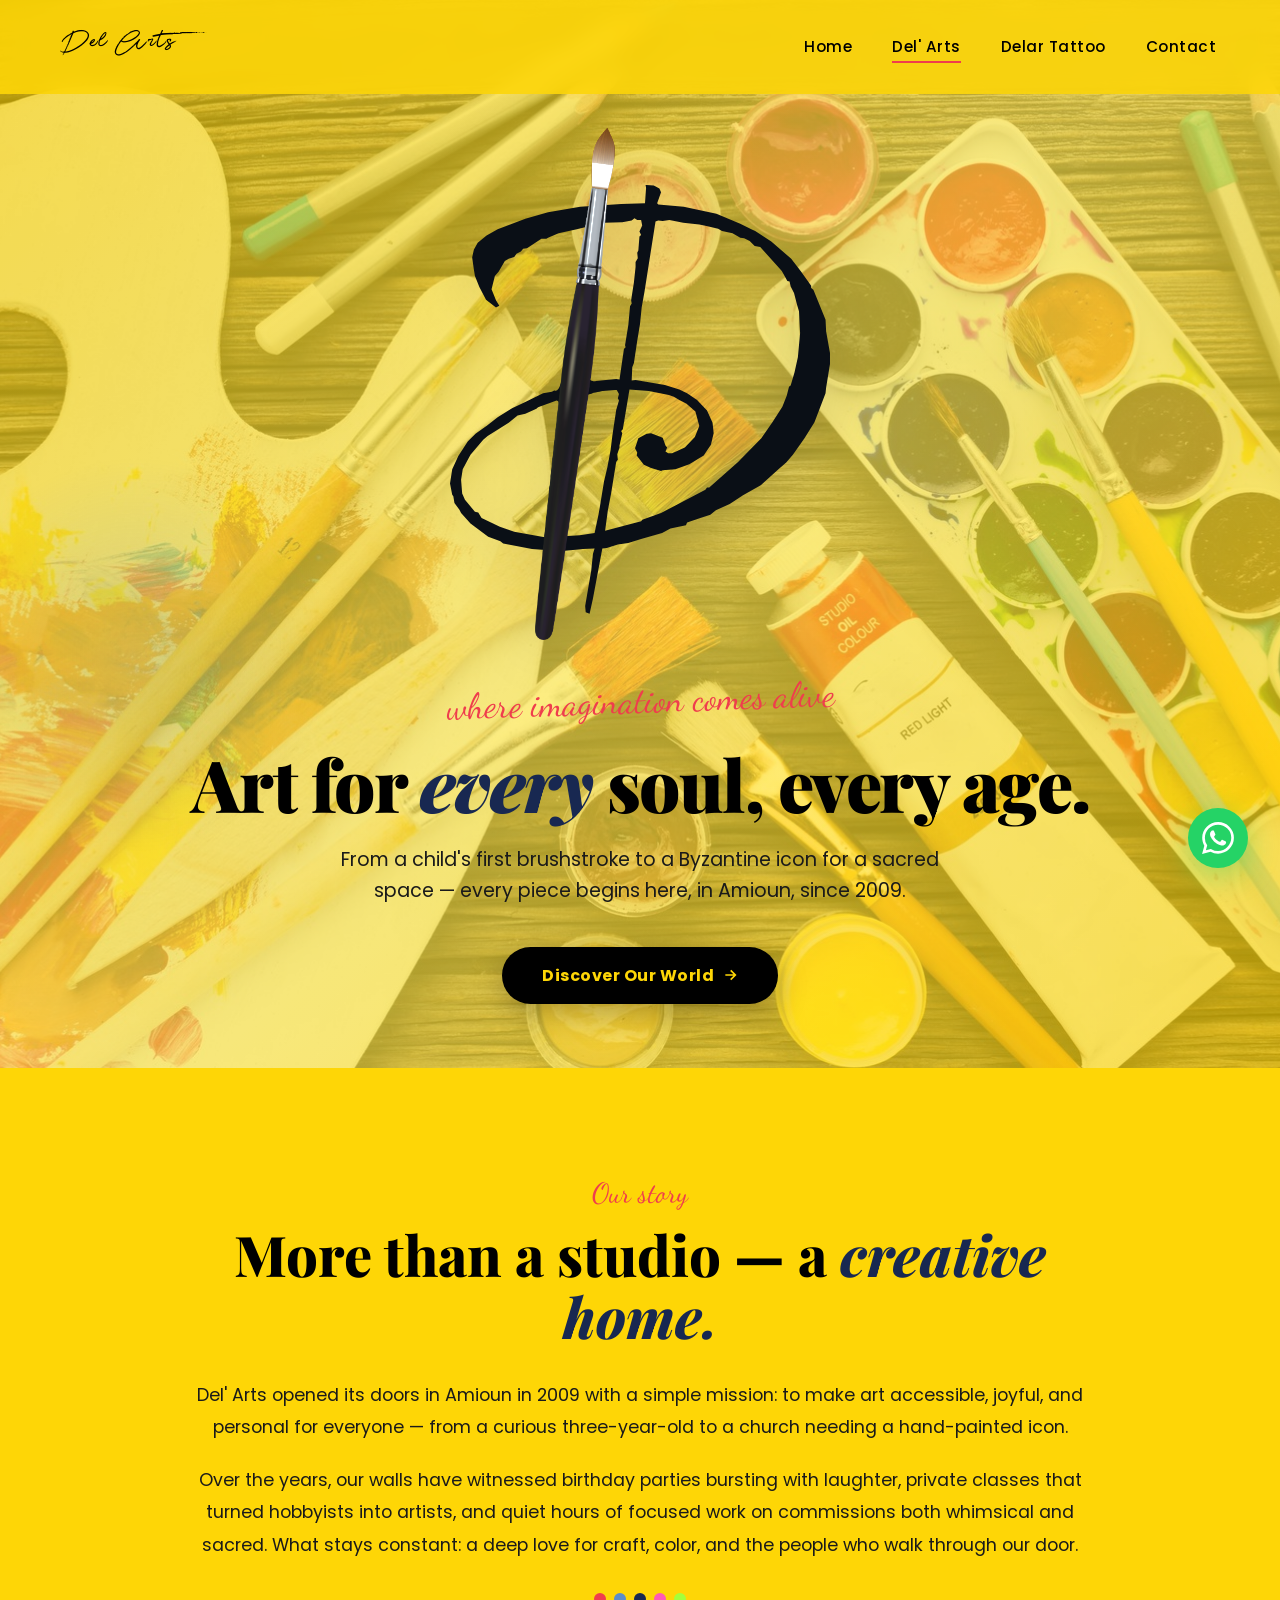
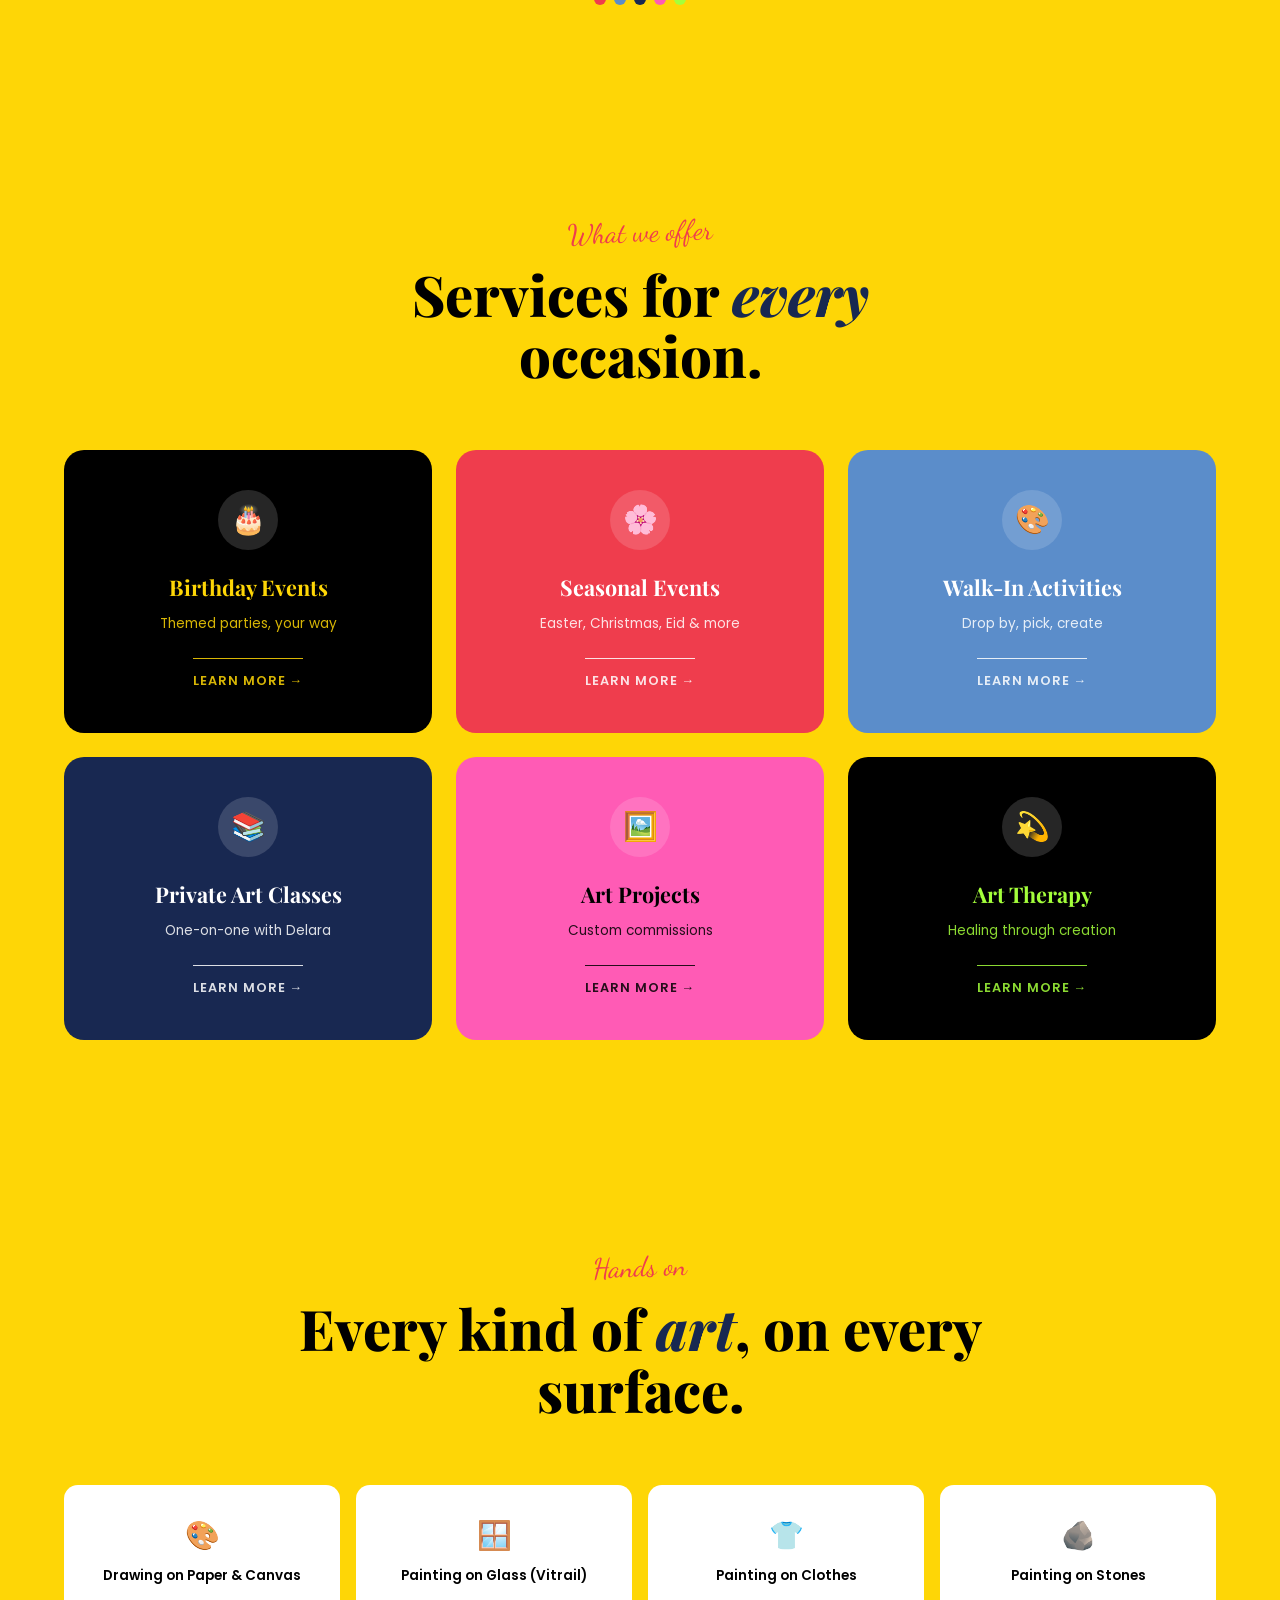
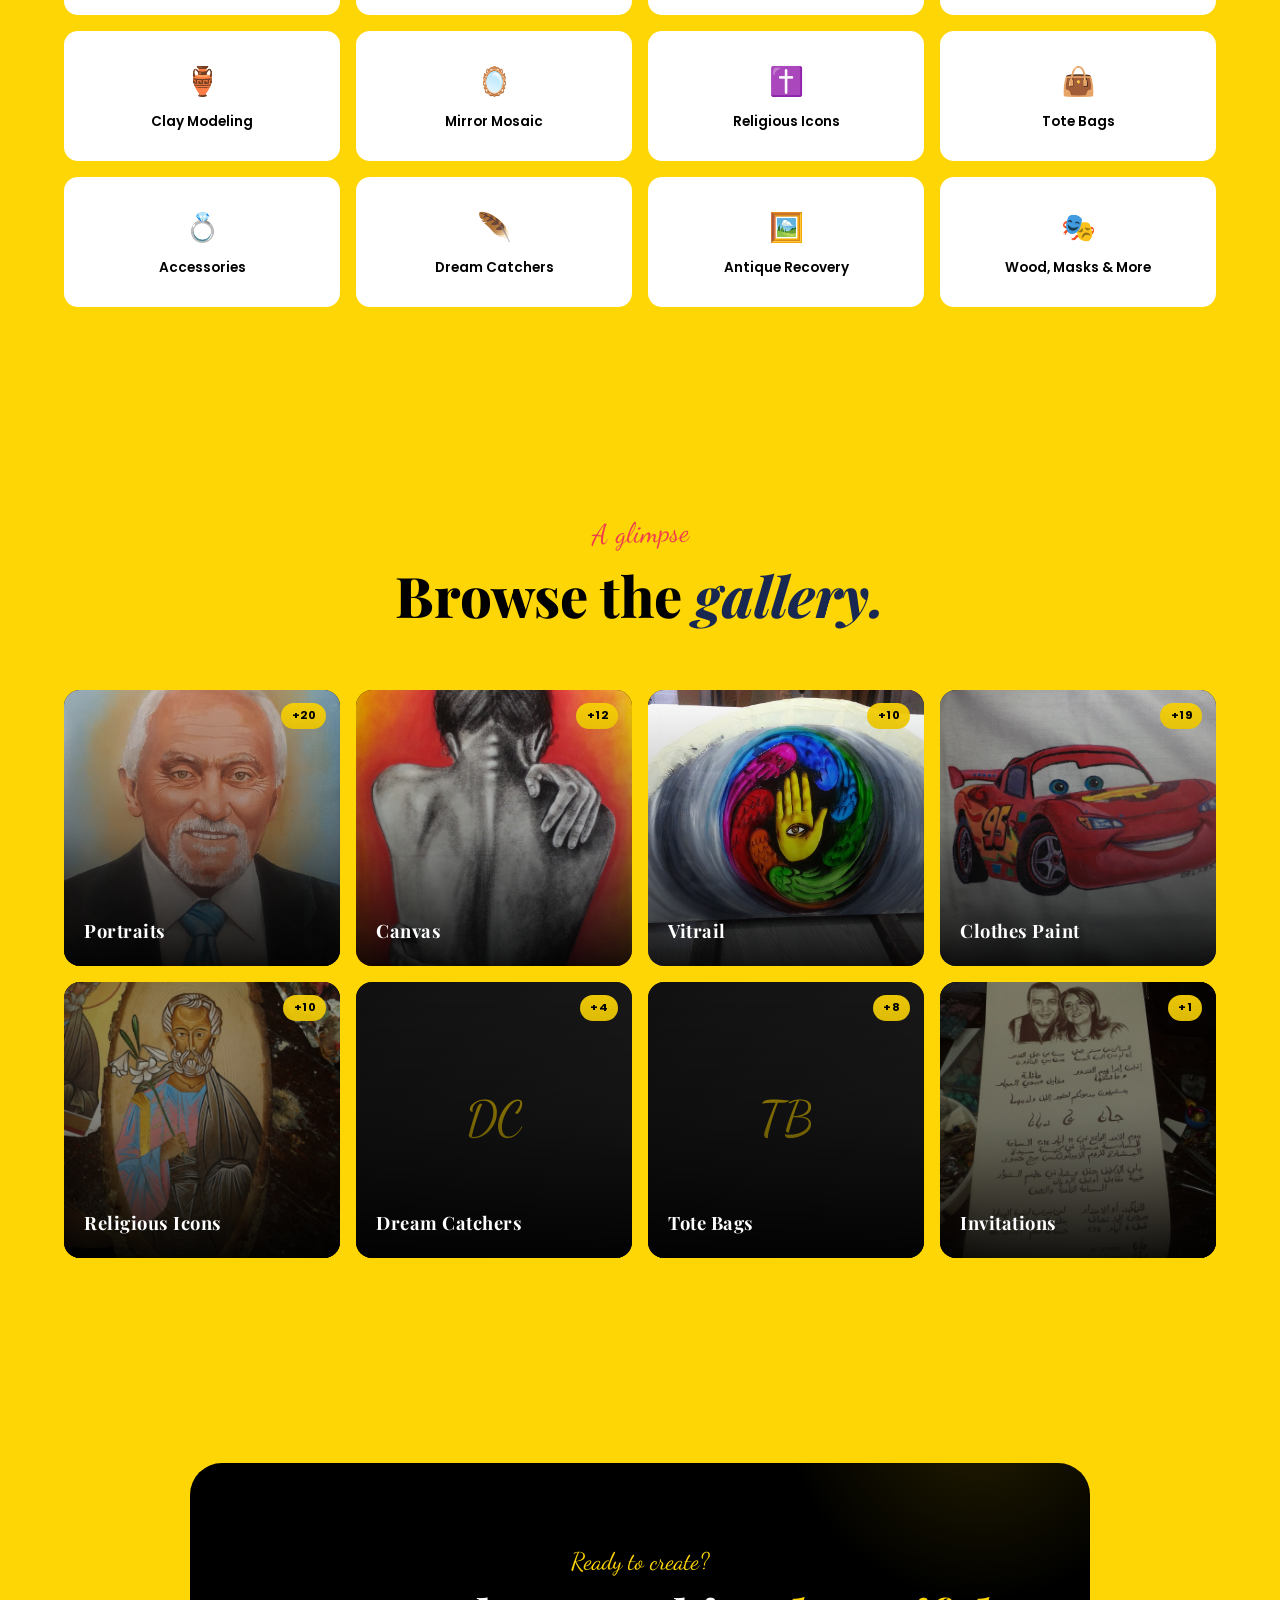
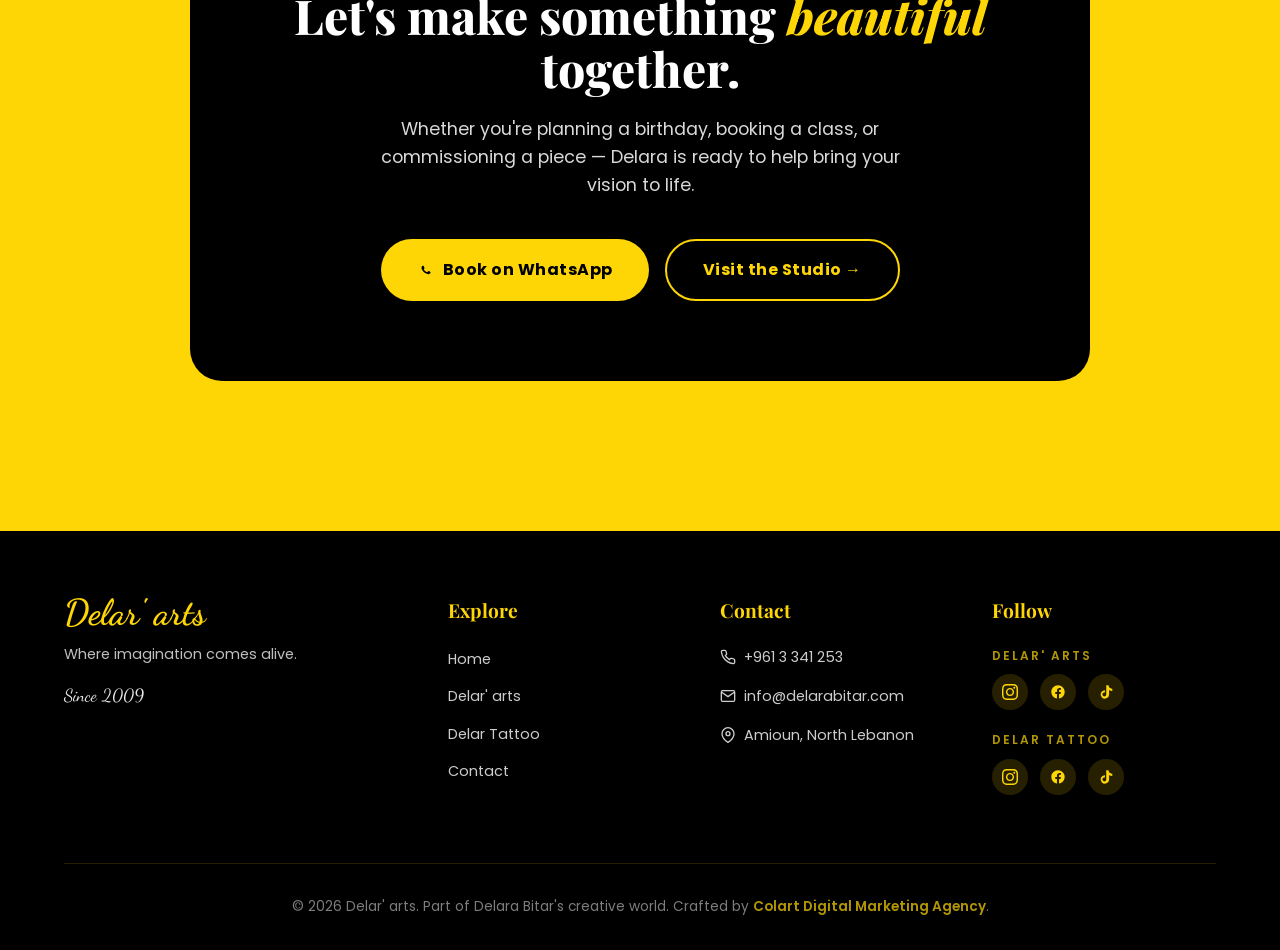
<file: delar-arts/index.html>
<!DOCTYPE html>
<html lang="en">
<head>
  <meta charset="UTF-8">
  <meta name="viewport" content="width=device-width, initial-scale=1.0">

  <!-- PRIMARY META TAGS -->
  <title>Delar' arts — Art Studio in Amioun, North Lebanon | Classes, Portraits, Religious Icons</title>
  <meta name="title" content="Delar' arts — Art Studio in Amioun, North Lebanon">
  <meta name="description" content="Art studio in Amioun offering private art classes, kids' birthday parties, custom portraits, Byzantine religious icons, painting on canvas, glass, clothes, clay & more. Since 2009.">
  <meta name="keywords" content="art studio Amioun, art classes Lebanon, art classes North Lebanon, kids birthday parties Amioun, custom portraits Lebanon, Byzantine icons, religious art Lebanon, painting on canvas, painting on clothes, clay modeling Lebanon, dream catchers, art therapy Lebanon, Delar arts, Delara Bitar, Koura art studio">
  <meta name="author" content="Delara Bitar">
  <meta name="robots" content="index, follow">
  <link rel="canonical" href="https://www.delarabitar.com/delar-arts/">

  <!-- OPEN GRAPH -->
  <meta property="og:type" content="website">
  <meta property="og:url" content="https://www.delarabitar.com/delar-arts/">
  <meta property="og:title" content="Delar' arts — Where Imagination Comes Alive | Amioun, Lebanon">
  <meta property="og:description" content="Art classes, kids' parties, custom portraits, religious icons, and painting on everything from canvas to clothes. The original art studio of Delara Bitar.">
  <meta property="og:image" content="https://www.delarabitar.com/assets/social-preview.jpg">
  <meta property="og:image:width" content="1200">
  <meta property="og:image:height" content="630">
  <meta property="og:site_name" content="Delara Bitar">
  <meta property="og:locale" content="en_US">

  <!-- TWITTER -->
  <meta name="twitter:card" content="summary_large_image">
  <meta name="twitter:title" content="Delar' arts — Art Studio in Amioun, Lebanon">
  <meta name="twitter:description" content="Art classes, kids' parties, custom portraits, religious icons. Since 2009.">
  <meta name="twitter:image" content="https://www.delarabitar.com/assets/social-preview.jpg">

  <!-- FAVICONS -->
  <link rel="icon" type="image/svg+xml" href="../assets/delar-arts-logo.svg">
  <link rel="apple-touch-icon" href="../assets/delar-arts-logo.svg">

  <!-- THEME COLOR -->
  <meta name="theme-color" content="#FED606">

  <!-- STRUCTURED DATA -->
  <script type="application/ld+json">
  {
    "@context": "https://schema.org",
    "@type": "LocalBusiness",
    "name": "Delar' arts",
    "alternateName": "Delara Bitar Art Studio",
    "url": "https://www.delarabitar.com/delar-arts/",
    "logo": "https://www.delarabitar.com/assets/delar-arts-logo.svg",
    "image": "https://www.delarabitar.com/images/storefront.png",
    "telephone": "+961-3-341-253",
    "email": "info@delarabitar.com",
    "priceRange": "$$",
    "foundingDate": "2009",
    "founder": {
      "@type": "Person",
      "name": "Delara Bitar"
    },
    "description": "Art studio in Amioun, North Lebanon offering art classes, custom portraits, religious icons, kids' birthday parties and more.",
    "address": {
      "@type": "PostalAddress",
      "streetAddress": "Serail Roundabout, Next to Smart Market",
      "addressLocality": "Amioun",
      "addressRegion": "North Lebanon",
      "addressCountry": "LB"
    },
    "geo": {
      "@type": "GeoCoordinates",
      "latitude": "34.3032",
      "longitude": "35.8131"
    },
    "openingHoursSpecification": {
      "@type": "OpeningHoursSpecification",
      "dayOfWeek": ["Monday","Tuesday","Wednesday","Thursday","Friday","Saturday"],
      "opens": "11:00",
      "closes": "17:00"
    },
    "sameAs": [
      "https://instagram.com/delararts",
      "https://facebook.com/delararts",
      "https://tiktok.com/@delararts"
    ],
    "hasOfferCatalog": {
      "@type": "OfferCatalog",
      "name": "Art Services",
      "itemListElement": [
        { "@type": "Offer", "itemOffered": { "@type": "Service", "name": "Birthday Events" }},
        { "@type": "Offer", "itemOffered": { "@type": "Service", "name": "Private Art Classes" }},
        { "@type": "Offer", "itemOffered": { "@type": "Service", "name": "Custom Portraits" }},
        { "@type": "Offer", "itemOffered": { "@type": "Service", "name": "Religious Icons" }},
        { "@type": "Offer", "itemOffered": { "@type": "Service", "name": "Art Therapy" }}
      ]
    }
  }
  </script>

  <link rel="stylesheet" href="../css/global.css">
  <link rel="stylesheet" href="../css/delar-arts.css">
</head>
<body class="delar-arts">

  <!-- NAVIGATION -->
  <nav class="nav">
    <a href="../" class="nav-brand">Del' Arts</a>
    <ul class="nav-links">
      <li><a href="../" class="nav-link" data-page="home">Home</a></li>
      <li><a href="../delar-arts/" class="nav-link active" data-page="delar-arts">Del' Arts</a></li>
      <li><a href="../delar-tattoo/" class="nav-link" data-page="delar-tattoo">Delar Tattoo</a></li>
      <li><a href="../contact/" class="nav-link" data-page="contact">Contact</a></li>
    </ul>
    <div class="nav-toggle" aria-label="Menu">
      <span></span><span></span><span></span>
    </div>
  </nav>

  <!-- SECTION 1: HERO -->
  <section class="da-hero">
    <div class="da-hero-bg"></div>
    <div class="da-hero-image-wrap">
      <img src="../images/da-hero.jpg" alt="Art supplies — brushes, palette and paints at Del' Arts studio" class="da-hero-photo">
    </div>
    <div class="da-hero-content">
      <img src="../assets/delar-arts-logo.svg" alt="Delar' arts" class="da-hero-logo">
      <p class="da-hero-tagline">where imagination comes alive</p>
      <h1 class="da-hero-title">Art for <em>every</em> soul, every age.</h1>
      <p class="da-hero-subtitle">From a child's first brushstroke to a Byzantine icon for a sacred space — every piece begins here, in Amioun, since 2009.</p>
      <a href="#services" class="da-hero-cta">
        Discover Our World
        <svg width="16" height="16" viewBox="0 0 24 24" fill="none" stroke="currentColor" stroke-width="2.5"><path d="M5 12h14M13 5l7 7-7 7"/></svg>
      </a>
    </div>
  </section>

  <!-- SECTION 2: ABOUT -->
  <section class="da-about" id="about">
    <div class="da-about-inner">
      <span class="da-section-eyebrow reveal">Our story</span>
      <h2 class="da-section-title reveal">More than a studio — a <em>creative home.</em></h2>
      <p class="da-about-text reveal reveal-delay-2">
        Del' Arts opened its doors in Amioun in 2009 with a simple mission: to make art accessible, joyful, and personal for everyone — from a curious three-year-old to a church needing a hand-painted icon.
      </p>
      <p class="da-about-text reveal reveal-delay-3">
        Over the years, our walls have witnessed birthday parties bursting with laughter, private classes that turned hobbyists into artists, and quiet hours of focused work on commissions both whimsical and sacred. What stays constant: a deep love for craft, color, and the people who walk through our door.
      </p>
      <div class="da-about-decoration reveal reveal-delay-4">
        <span></span><span></span><span></span><span></span><span></span>
      </div>
    </div>
  </section>

  <!-- SECTION 3: SERVICES -->
  <section class="da-services" id="services">
    <div class="da-section-intro reveal">
      <span class="da-section-eyebrow">What we offer</span>
      <h2 class="da-section-title">Services for <em>every</em> occasion.</h2>
    </div>
    <div class="da-services-grid">
      <div class="da-service-card reveal" onclick="openServiceModal(0)">
        <div class="da-service-icon">🎂</div>
        <h3 class="da-service-title">Birthday Events</h3>
        <p class="da-service-tagline">Themed parties, your way</p>
        <span class="da-service-more">Learn More →</span>
      </div>
      <div class="da-service-card reveal reveal-delay-1" onclick="openServiceModal(1)">
        <div class="da-service-icon">🌸</div>
        <h3 class="da-service-title">Seasonal Events</h3>
        <p class="da-service-tagline">Easter, Christmas, Eid & more</p>
        <span class="da-service-more">Learn More →</span>
      </div>
      <div class="da-service-card reveal reveal-delay-2" onclick="openServiceModal(2)">
        <div class="da-service-icon">🎨</div>
        <h3 class="da-service-title">Walk-In Activities</h3>
        <p class="da-service-tagline">Drop by, pick, create</p>
        <span class="da-service-more">Learn More →</span>
      </div>
      <div class="da-service-card reveal reveal-delay-3" onclick="openServiceModal(3)">
        <div class="da-service-icon">📚</div>
        <h3 class="da-service-title">Private Art Classes</h3>
        <p class="da-service-tagline">One-on-one with Delara</p>
        <span class="da-service-more">Learn More →</span>
      </div>
      <div class="da-service-card reveal reveal-delay-4" onclick="openServiceModal(4)">
        <div class="da-service-icon">🖼️</div>
        <h3 class="da-service-title">Art Projects</h3>
        <p class="da-service-tagline">Custom commissions</p>
        <span class="da-service-more">Learn More →</span>
      </div>
      <div class="da-service-card reveal reveal-delay-5" onclick="openServiceModal(5)">
        <div class="da-service-icon">💫</div>
        <h3 class="da-service-title">Art Therapy</h3>
        <p class="da-service-tagline">Healing through creation</p>
        <span class="da-service-more">Learn More →</span>
      </div>
    </div>
  </section>

  <!-- SECTION 4: ART ACTIVITIES -->
  <section class="da-activities" id="activities">
    <div class="da-section-intro reveal">
      <span class="da-section-eyebrow">Hands on</span>
      <h2 class="da-section-title">Every kind of <em>art</em>, on every surface.</h2>
    </div>
    <div class="da-activities-grid" id="activities-grid">
      <!-- Activities will be injected by JS -->
    </div>
  </section>

  <!-- SECTION 5: GALLERY -->
  <section class="da-gallery" id="gallery">
    <div class="da-section-intro reveal">
      <span class="da-section-eyebrow">A glimpse</span>
      <h2 class="da-section-title">Browse the <em>gallery.</em></h2>
    </div>
    <div class="da-gallery-grid" id="gallery-grid">
      <!-- Gallery items will be injected by JS -->
    </div>
  </section>

  <!-- SECTION 6: CTA -->
  <section class="da-cta">
    <div class="da-cta-inner">
      <span class="da-cta-eyebrow">Ready to create?</span>
      <h2 class="da-cta-title">Let's make something <em>beautiful</em> together.</h2>
      <p class="da-cta-desc">Whether you're planning a birthday, booking a class, or commissioning a piece — Delara is ready to help bring your vision to life.</p>
      <div class="da-cta-buttons">
        <a href="https://wa.me/9613341253?text=Hi%20Del'%20Arts!%20I'd%20like%20to%20book%20a%20session." target="_blank" rel="noopener" class="da-cta-btn-primary">
          <svg width="18" height="18" viewBox="0 0 24 24" fill="currentColor"><path d="M17.472 14.382c-.297-.149-1.758-.867-2.03-.967-.273-.099-.471-.148-.67.15-.197.297-.767.966-.94 1.164-.173.199-.347.223-.644.075-.297-.15-1.255-.463-2.39-1.475-.883-.788-1.48-1.761-1.653-2.059-.173-.297-.018-.458.13-.606.134-.133.298-.347.446-.52.149-.174.198-.298.298-.497.099-.198.05-.371-.025-.52-.075-.149-.669-1.612-.916-2.207-.242-.579-.487-.5-.669-.51-.173-.008-.371-.01-.57-.01-.198 0-.52.074-.792.372-.272.297-1.04 1.016-1.04 2.479 0 1.462 1.065 2.875 1.213 3.074.149.198 2.096 3.2 5.077 4.487.709.306 1.262.489 1.694.625.712.227 1.36.195 1.871.118.571-.085 1.758-.719 2.006-1.413.248-.694.248-1.289.173-1.413-.074-.124-.272-.198-.57-.347"/></svg>
          Book on WhatsApp
        </a>
        <a href="../contact/" class="da-cta-btn-secondary">
          Visit the Studio →
        </a>
      </div>
    </div>
  </section>

  <!-- FOOTER -->
  <footer class="footer">
    <div class="footer-grid">
      <div class="footer-col">
        <div class="footer-brand-name">Delar' arts</div>
        <p class="footer-tagline">Where imagination comes alive.</p>
        <p class="footer-since">Since 2009</p>
      </div>
      <div class="footer-col">
        <h4>Explore</h4>
        <ul class="footer-list">
          <li><a href="../">Home</a></li>
          <li><a href="../delar-arts/">Delar' arts</a></li>
          <li><a href="../delar-tattoo/">Delar Tattoo</a></li>
          <li><a href="../contact/">Contact</a></li>
        </ul>
      </div>
      <div class="footer-col">
        <h4>Contact</h4>
        <ul class="footer-list">
          <li><a href="tel:+9613341253">
            <svg viewBox="0 0 24 24" fill="none" stroke="currentColor" stroke-width="2"><path d="M22 16.92v3a2 2 0 0 1-2.18 2 19.79 19.79 0 0 1-8.63-3.07 19.5 19.5 0 0 1-6-6 19.79 19.79 0 0 1-3.07-8.67A2 2 0 0 1 4.11 2h3a2 2 0 0 1 2 1.72 12.84 12.84 0 0 0 .7 2.81 2 2 0 0 1-.45 2.11L8.09 9.91a16 16 0 0 0 6 6l1.27-1.27a2 2 0 0 1 2.11-.45 12.84 12.84 0 0 0 2.81.7A2 2 0 0 1 22 16.92z"/></svg>
            +961 3 341 253
          </a></li>
          <li><a href="mailto:info@delarabitar.com">
            <svg viewBox="0 0 24 24" fill="none" stroke="currentColor" stroke-width="2"><path d="M4 4h16c1.1 0 2 .9 2 2v12c0 1.1-.9 2-2 2H4c-1.1 0-2-.9-2-2V6c0-1.1.9-2 2-2z"/><polyline points="22,6 12,13 2,6"/></svg>
            info@delarabitar.com
          </a></li>
          <li><a href="https://maps.app.goo.gl/KY4Cr8B2j4buGQKLA" target="_blank" rel="noopener">
            <svg viewBox="0 0 24 24" fill="none" stroke="currentColor" stroke-width="2"><path d="M21 10c0 7-9 13-9 13s-9-6-9-13a9 9 0 0 1 18 0z"/><circle cx="12" cy="10" r="3"/></svg>
            Amioun, North Lebanon
          </a></li>
        </ul>
      </div>
      <div class="footer-col">
        <h4>Follow</h4>
        <div class="footer-social-group">
          <div class="footer-social-label">Delar' arts</div>
          <div class="footer-social-icons">
            <a href="https://instagram.com/delararts" target="_blank" rel="noopener" aria-label="Delar' arts Instagram">
              <svg viewBox="0 0 24 24" fill="currentColor"><path d="M12 2.163c3.204 0 3.584.012 4.85.07 3.252.148 4.771 1.691 4.919 4.919.058 1.265.069 1.645.069 4.849 0 3.205-.012 3.584-.069 4.849-.149 3.225-1.664 4.771-4.919 4.919-1.266.058-1.644.07-4.85.07-3.204 0-3.584-.012-4.849-.07-3.26-.149-4.771-1.699-4.919-4.92-.058-1.265-.07-1.644-.07-4.849 0-3.204.013-3.583.07-4.849.149-3.227 1.664-4.771 4.919-4.919 1.266-.057 1.645-.069 4.849-.069zm0-2.163c-3.259 0-3.667.014-4.947.072-4.358.2-6.78 2.618-6.98 6.98-.059 1.281-.073 1.689-.073 4.948 0 3.259.014 3.668.072 4.948.2 4.358 2.618 6.78 6.98 6.98 1.281.058 1.689.072 4.948.072 3.259 0 3.668-.014 4.948-.072 4.354-.2 6.782-2.618 6.979-6.98.059-1.28.073-1.689.073-4.948 0-3.259-.014-3.667-.072-4.947-.196-4.354-2.617-6.78-6.979-6.98-1.281-.059-1.69-.073-4.949-.073zm0 5.838c-3.403 0-6.162 2.759-6.162 6.162s2.759 6.163 6.162 6.163 6.162-2.759 6.162-6.163c0-3.403-2.759-6.162-6.162-6.162zm0 10.162c-2.209 0-4-1.79-4-4 0-2.209 1.791-4 4-4s4 1.791 4 4c0 2.21-1.791 4-4 4zm6.406-11.845c-.796 0-1.441.645-1.441 1.44s.645 1.44 1.441 1.44c.795 0 1.439-.645 1.439-1.44s-.644-1.44-1.439-1.44z"/></svg>
            </a>
            <a href="https://facebook.com/delararts" target="_blank" rel="noopener" aria-label="Delar' arts Facebook">
              <svg viewBox="0 0 24 24" fill="currentColor"><path d="M22 12c0-5.523-4.477-10-10-10S2 6.477 2 12c0 4.991 3.657 9.128 8.438 9.878v-6.987h-2.54V12h2.54V9.797c0-2.506 1.492-3.89 3.777-3.89 1.094 0 2.238.195 2.238.195v2.46h-1.26c-1.243 0-1.63.771-1.63 1.562V12h2.773l-.443 2.89h-2.33v6.988C18.343 21.128 22 16.991 22 12z"/></svg>
            </a>
            <a href="https://tiktok.com/@delararts" target="_blank" rel="noopener" aria-label="Delar' arts TikTok">
              <svg viewBox="0 0 24 24" fill="currentColor"><path d="M19.59 6.69a4.83 4.83 0 0 1-3.77-4.25V2h-3.45v13.67a2.89 2.89 0 0 1-5.2 1.74 2.89 2.89 0 0 1 2.31-4.64 2.93 2.93 0 0 1 .88.13V9.4a6.84 6.84 0 0 0-1-.05A6.33 6.33 0 0 0 5.8 20.1a6.34 6.34 0 0 0 10.86-4.43V8.86a8.16 8.16 0 0 0 4.77 1.52v-3.4a4.85 4.85 0 0 1-1.84-.29z"/></svg>
            </a>
          </div>
        </div>
        <div class="footer-social-group">
          <div class="footer-social-label">Delar Tattoo</div>
          <div class="footer-social-icons">
            <a href="https://instagram.com/delartattoo" target="_blank" rel="noopener" aria-label="Delar Tattoo Instagram">
              <svg viewBox="0 0 24 24" fill="currentColor"><path d="M12 2.163c3.204 0 3.584.012 4.85.07 3.252.148 4.771 1.691 4.919 4.919.058 1.265.069 1.645.069 4.849 0 3.205-.012 3.584-.069 4.849-.149 3.225-1.664 4.771-4.919 4.919-1.266.058-1.644.07-4.85.07-3.204 0-3.584-.012-4.849-.07-3.26-.149-4.771-1.699-4.919-4.92-.058-1.265-.07-1.644-.07-4.849 0-3.204.013-3.583.07-4.849.149-3.227 1.664-4.771 4.919-4.919 1.266-.057 1.645-.069 4.849-.069zm0-2.163c-3.259 0-3.667.014-4.947.072-4.358.2-6.78 2.618-6.98 6.98-.059 1.281-.073 1.689-.073 4.948 0 3.259.014 3.668.072 4.948.2 4.358 2.618 6.78 6.98 6.98 1.281.058 1.689.072 4.948.072 3.259 0 3.668-.014 4.948-.072 4.354-.2 6.782-2.618 6.979-6.98.059-1.28.073-1.689.073-4.948 0-3.259-.014-3.667-.072-4.947-.196-4.354-2.617-6.78-6.979-6.98-1.281-.059-1.69-.073-4.949-.073zm0 5.838c-3.403 0-6.162 2.759-6.162 6.162s2.759 6.163 6.162 6.163 6.162-2.759 6.162-6.163c0-3.403-2.759-6.162-6.162-6.162zm0 10.162c-2.209 0-4-1.79-4-4 0-2.209 1.791-4 4-4s4 1.791 4 4c0 2.21-1.791 4-4 4zm6.406-11.845c-.796 0-1.441.645-1.441 1.44s.645 1.44 1.441 1.44c.795 0 1.439-.645 1.439-1.44s-.644-1.44-1.439-1.44z"/></svg>
            </a>
            <a href="https://facebook.com/delartattoo" target="_blank" rel="noopener" aria-label="Delar Tattoo Facebook">
              <svg viewBox="0 0 24 24" fill="currentColor"><path d="M22 12c0-5.523-4.477-10-10-10S2 6.477 2 12c0 4.991 3.657 9.128 8.438 9.878v-6.987h-2.54V12h2.54V9.797c0-2.506 1.492-3.89 3.777-3.89 1.094 0 2.238.195 2.238.195v2.46h-1.26c-1.243 0-1.63.771-1.63 1.562V12h2.773l-.443 2.89h-2.33v6.988C18.343 21.128 22 16.991 22 12z"/></svg>
            </a>
            <a href="https://tiktok.com/@delartattoo" target="_blank" rel="noopener" aria-label="Delar Tattoo TikTok">
              <svg viewBox="0 0 24 24" fill="currentColor"><path d="M19.59 6.69a4.83 4.83 0 0 1-3.77-4.25V2h-3.45v13.67a2.89 2.89 0 0 1-5.2 1.74 2.89 2.89 0 0 1 2.31-4.64 2.93 2.93 0 0 1 .88.13V9.4a6.84 6.84 0 0 0-1-.05A6.33 6.33 0 0 0 5.8 20.1a6.34 6.34 0 0 0 10.86-4.43V8.86a8.16 8.16 0 0 0 4.77 1.52v-3.4a4.85 4.85 0 0 1-1.84-.29z"/></svg>
            </a>
          </div>
        </div>
      </div>
    </div>
    <div class="footer-bottom">
      © 2026 Delar' arts. Part of Delara Bitar's creative world. Crafted by <a href="https://www.colartdigitalmarketingagency.com" target="_blank" rel="noopener">Colart Digital Marketing Agency</a>.
    </div>
  </footer>

  <!-- FLOATING WHATSAPP -->
  <a href="https://wa.me/9613341253" target="_blank" rel="noopener" class="whatsapp-float" aria-label="Chat on WhatsApp">
    <svg viewBox="0 0 24 24"><path d="M17.472 14.382c-.297-.149-1.758-.867-2.03-.967-.273-.099-.471-.148-.67.15-.197.297-.767.966-.94 1.164-.173.199-.347.223-.644.075-.297-.15-1.255-.463-2.39-1.475-.883-.788-1.48-1.761-1.653-2.059-.173-.297-.018-.458.13-.606.134-.133.298-.347.446-.52.149-.174.198-.298.298-.497.099-.198.05-.371-.025-.52-.075-.149-.669-1.612-.916-2.207-.242-.579-.487-.5-.669-.51-.173-.008-.371-.01-.57-.01-.198 0-.52.074-.792.372-.272.297-1.04 1.016-1.04 2.479 0 1.462 1.065 2.875 1.213 3.074.149.198 2.096 3.2 5.077 4.487.709.306 1.262.489 1.694.625.712.227 1.36.195 1.871.118.571-.085 1.758-.719 2.006-1.413.248-.694.248-1.289.173-1.413-.074-.124-.272-.198-.57-.347m-5.421 7.403h-.004a9.87 9.87 0 0 1-5.031-1.378l-.361-.214-3.741.982.998-3.648-.235-.374a9.86 9.86 0 0 1-1.51-5.26c.001-5.45 4.436-9.884 9.888-9.884 2.64 0 5.122 1.03 6.988 2.898a9.825 9.825 0 0 1 2.893 6.994c-.003 5.45-4.437 9.884-9.885 9.884m8.413-18.297A11.815 11.815 0 0 0 12.05 0C5.495 0 .16 5.335.157 11.892c0 2.096.547 4.142 1.588 5.945L.057 24l6.305-1.654a11.882 11.882 0 0 0 5.683 1.448h.005c6.554 0 11.89-5.335 11.893-11.893a11.821 11.821 0 0 0-3.48-8.413z"/></svg>
  </a>

  <!-- MODAL CONTAINER -->
  <div class="modal-overlay" id="modal-overlay">
    <div class="modal-content" id="modal-content"></div>
  </div>

  <script src="../js/global.js"></script>
  <script src="../js/delar-arts.js"></script>
</body>
</html>
</file>
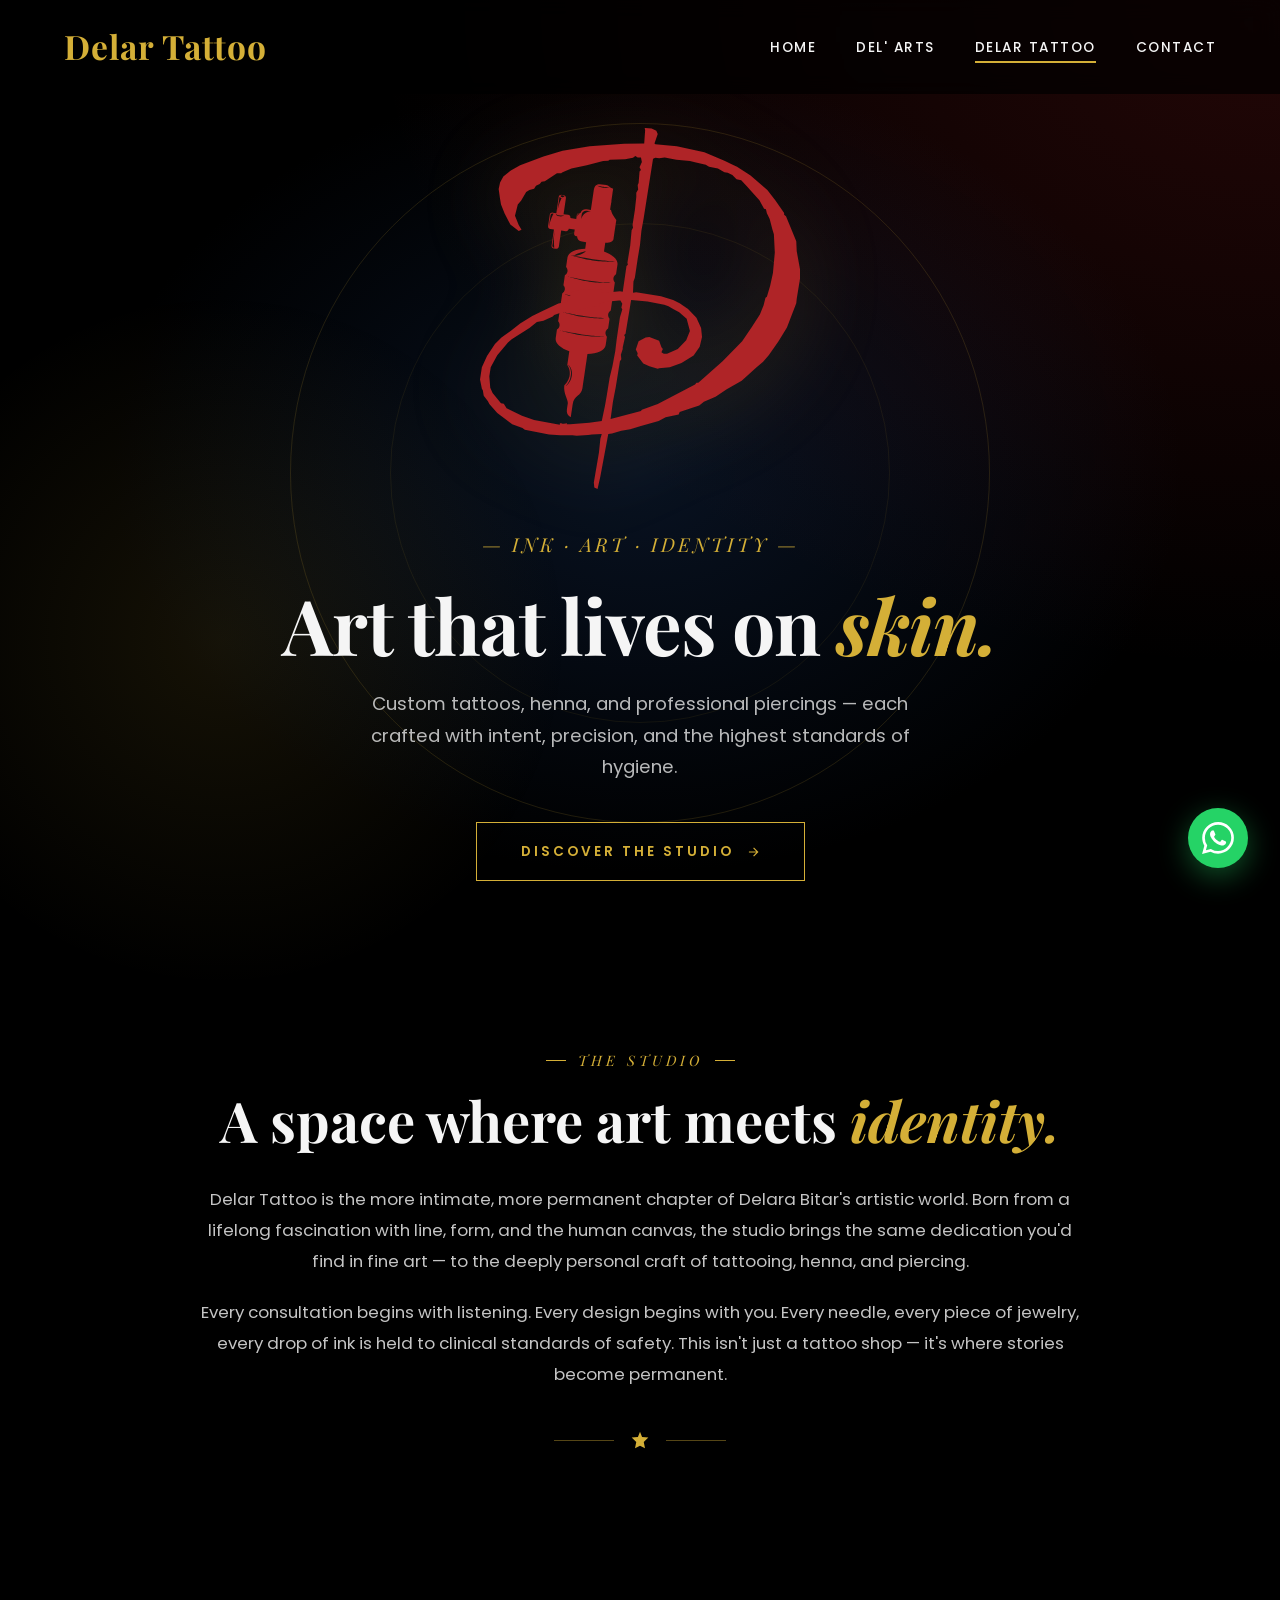
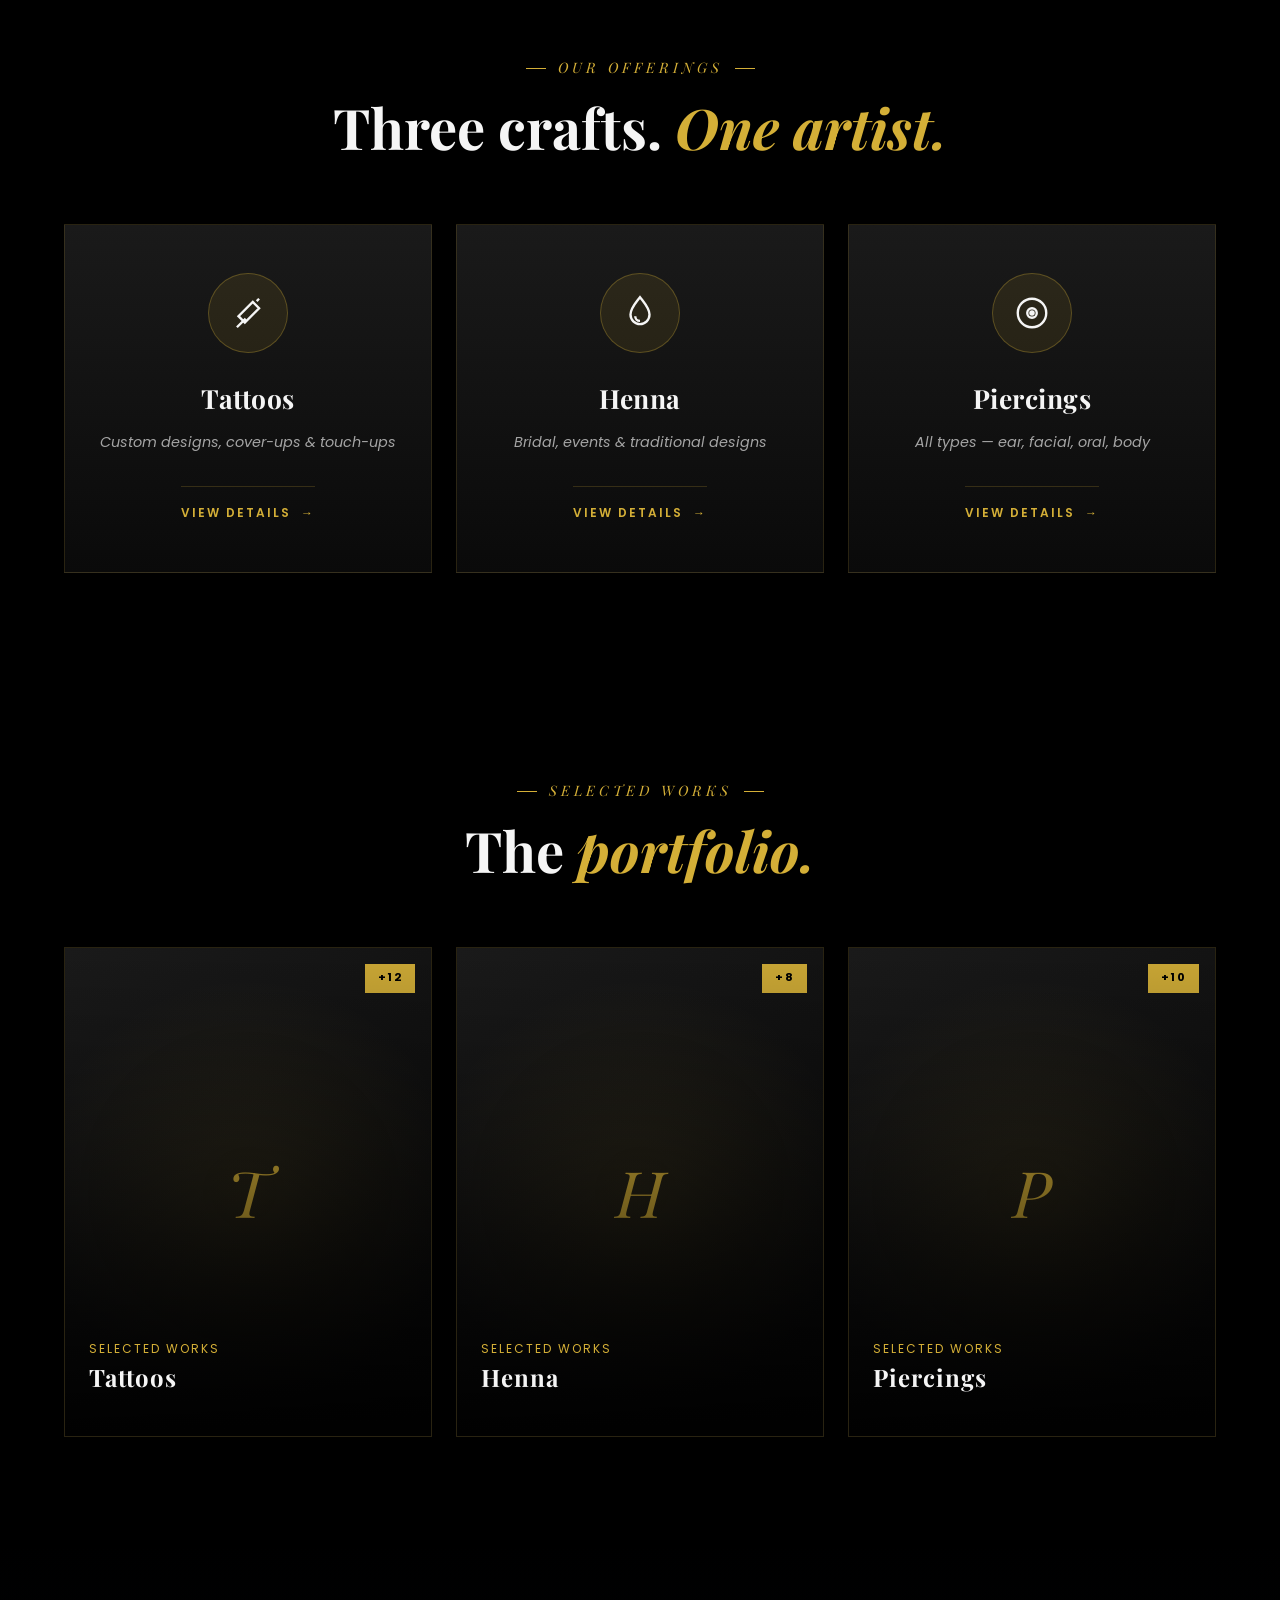
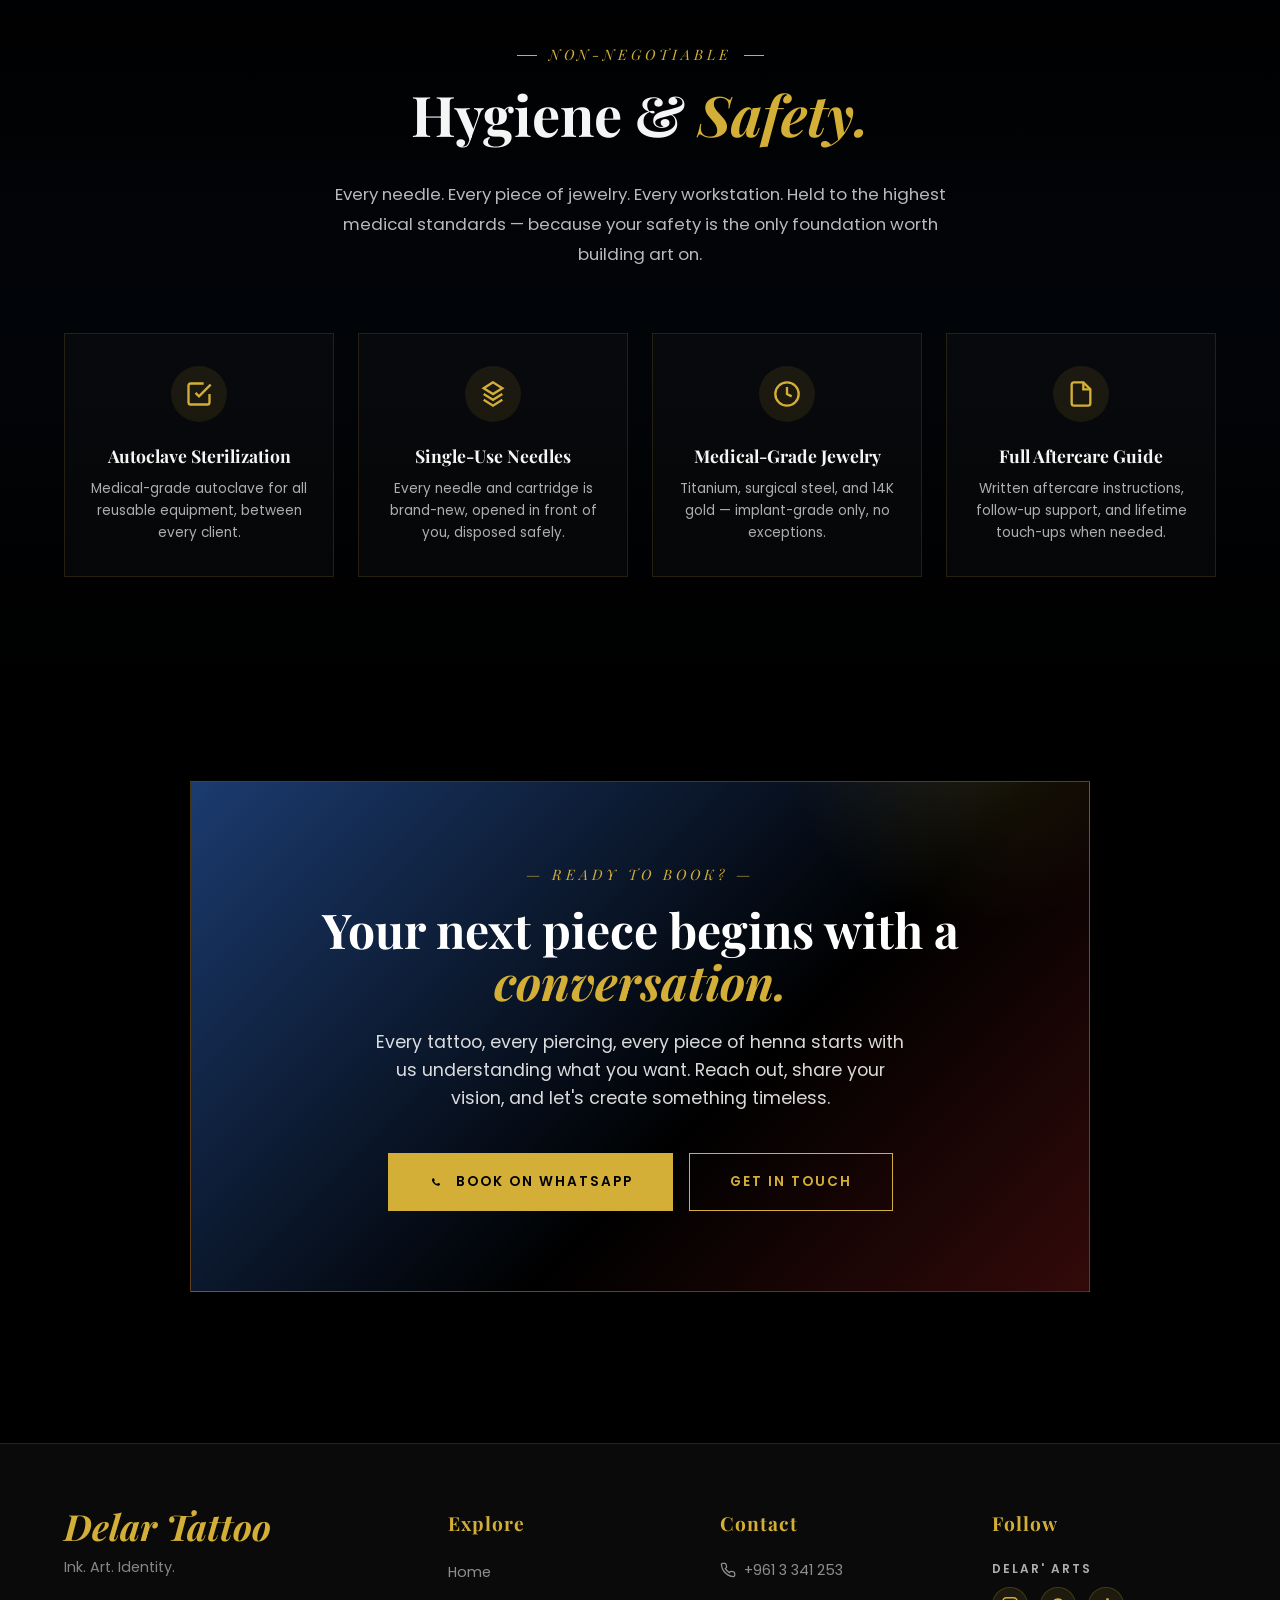
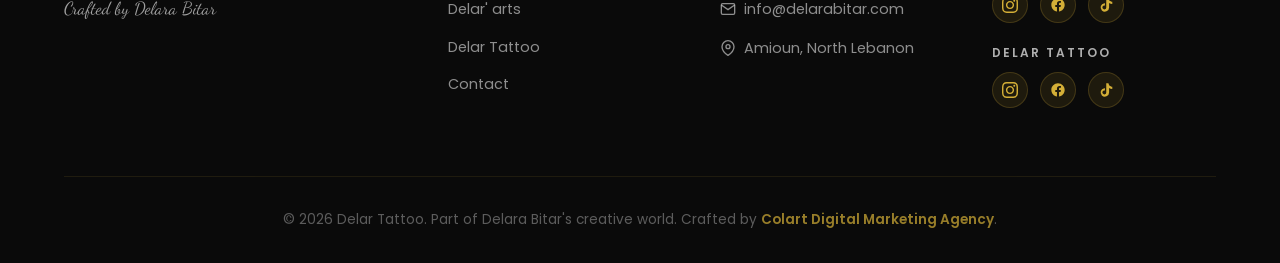
<file: delar-tattoo/index.html>
<!DOCTYPE html>
<html lang="en">
<head>
  <meta charset="UTF-8">
  <meta name="viewport" content="width=device-width, initial-scale=1.0">

  <!-- PRIMARY META TAGS -->
  <title>Delar Tattoo — Tattoo, Henna & Piercings in Amioun, North Lebanon</title>
  <meta name="title" content="Delar Tattoo — Tattoo, Henna & Piercings | Amioun, Lebanon">
  <meta name="description" content="Professional tattoo studio in Amioun, North Lebanon. Custom tattoos, bridal henna, and all types of piercings (ear, facial, oral, body). Medical-grade hygiene, by artist Delara Bitar.">
  <meta name="keywords" content="tattoo Lebanon, tattoo Amioun, tattoo studio North Lebanon, custom tattoo Lebanon, henna Lebanon, bridal henna, piercing Lebanon, ear piercing Lebanon, nose piercing, tattoo Koura, professional tattoo, hygiene tattoo, Delar Tattoo, Delara Bitar tattoo, fine line tattoo Lebanon">
  <meta name="author" content="Delara Bitar">
  <meta name="robots" content="index, follow">
  <link rel="canonical" href="https://www.delarabitar.com/delar-tattoo/">

  <!-- OPEN GRAPH -->
  <meta property="og:type" content="website">
  <meta property="og:url" content="https://www.delarabitar.com/delar-tattoo/">
  <meta property="og:title" content="Delar Tattoo — Ink. Art. Identity. | Amioun, Lebanon">
  <meta property="og:description" content="Custom tattoos, henna, and professional piercings — crafted with intent, precision, and the highest standards of hygiene. By artist Delara Bitar.">
  <meta property="og:image" content="https://www.delarabitar.com/assets/social-preview.jpg">
  <meta property="og:image:width" content="1200">
  <meta property="og:image:height" content="630">
  <meta property="og:site_name" content="Delara Bitar">
  <meta property="og:locale" content="en_US">

  <!-- TWITTER -->
  <meta name="twitter:card" content="summary_large_image">
  <meta name="twitter:title" content="Delar Tattoo — Ink. Art. Identity.">
  <meta name="twitter:description" content="Custom tattoos, henna, and piercings in Amioun, Lebanon. Medical-grade hygiene.">
  <meta name="twitter:image" content="https://www.delarabitar.com/assets/social-preview.jpg">

  <!-- FAVICONS -->
  <link rel="icon" type="image/svg+xml" href="../assets/delar-tattoo-logo.svg">
  <link rel="apple-touch-icon" href="../assets/delar-tattoo-logo.svg">

  <!-- THEME COLOR -->
  <meta name="theme-color" content="#000000">

  <!-- STRUCTURED DATA -->
  <script type="application/ld+json">
  {
    "@context": "https://schema.org",
    "@type": "TattooParlor",
    "name": "Delar Tattoo",
    "alternateName": "Delara Bitar Tattoo Studio",
    "url": "https://www.delarabitar.com/delar-tattoo/",
    "logo": "https://www.delarabitar.com/assets/delar-tattoo-logo.svg",
    "image": "https://www.delarabitar.com/images/storefront.png",
    "telephone": "+961-3-341-253",
    "email": "info@delarabitar.com",
    "priceRange": "$$",
    "founder": {
      "@type": "Person",
      "name": "Delara Bitar"
    },
    "description": "Professional tattoo, henna, and piercing studio in Amioun, North Lebanon. Custom designs with medical-grade hygiene standards.",
    "address": {
      "@type": "PostalAddress",
      "streetAddress": "Serail Roundabout, Next to Smart Market",
      "addressLocality": "Amioun",
      "addressRegion": "North Lebanon",
      "addressCountry": "LB"
    },
    "geo": {
      "@type": "GeoCoordinates",
      "latitude": "34.3032",
      "longitude": "35.8131"
    },
    "openingHoursSpecification": {
      "@type": "OpeningHoursSpecification",
      "dayOfWeek": ["Monday","Tuesday","Wednesday","Thursday","Friday","Saturday"],
      "opens": "11:00",
      "closes": "17:00"
    },
    "sameAs": [
      "https://instagram.com/delartattoo",
      "https://facebook.com/delartattoo",
      "https://tiktok.com/@delartattoo"
    ],
    "hasOfferCatalog": {
      "@type": "OfferCatalog",
      "name": "Tattoo Studio Services",
      "itemListElement": [
        { "@type": "Offer", "itemOffered": { "@type": "Service", "name": "Custom Tattoos" }},
        { "@type": "Offer", "itemOffered": { "@type": "Service", "name": "Cover-up Tattoos" }},
        { "@type": "Offer", "itemOffered": { "@type": "Service", "name": "Bridal Henna" }},
        { "@type": "Offer", "itemOffered": { "@type": "Service", "name": "Event Henna" }},
        { "@type": "Offer", "itemOffered": { "@type": "Service", "name": "Ear Piercings" }},
        { "@type": "Offer", "itemOffered": { "@type": "Service", "name": "Facial Piercings" }},
        { "@type": "Offer", "itemOffered": { "@type": "Service", "name": "Body Piercings" }}
      ]
    }
  }
  </script>

  <link rel="stylesheet" href="../css/global.css">
  <link rel="stylesheet" href="../css/delar-tattoo.css">
</head>
<body class="delar-tattoo">

  <!-- NAVIGATION -->
  <nav class="nav">
    <a href="../" class="nav-brand">Delar Tattoo</a>
    <ul class="nav-links">
      <li><a href="../" class="nav-link" data-page="home">Home</a></li>
      <li><a href="../delar-arts/" class="nav-link" data-page="delar-arts">Del' Arts</a></li>
      <li><a href="../delar-tattoo/" class="nav-link active" data-page="delar-tattoo">Delar Tattoo</a></li>
      <li><a href="../contact/" class="nav-link" data-page="contact">Contact</a></li>
    </ul>
    <div class="nav-toggle" aria-label="Menu">
      <span></span><span></span><span></span>
    </div>
  </nav>

  <!-- SECTION 1: HERO -->
  <section class="dt-hero">
    <div class="dt-hero-bg"></div>
    <div class="dt-hero-content">
      <img src="../assets/delar-tattoo-logo.svg" alt="Delar Tattoo" class="dt-hero-logo">
      <p class="dt-hero-tagline">— Ink · Art · Identity —</p>
      <h1 class="dt-hero-title">Art that lives on <em>skin.</em></h1>
      <p class="dt-hero-subtitle">Custom tattoos, henna, and professional piercings — each crafted with intent, precision, and the highest standards of hygiene.</p>
      <a href="#services" class="dt-hero-cta">
        Discover the Studio
        <svg width="14" height="14" viewBox="0 0 24 24" fill="none" stroke="currentColor" stroke-width="2"><path d="M5 12h14M13 5l7 7-7 7"/></svg>
      </a>
    </div>
  </section>

  <!-- SECTION 2: ABOUT -->
  <section class="dt-about" id="about">
    <div class="dt-about-inner">
      <span class="dt-section-eyebrow reveal">The studio</span>
      <h2 class="dt-section-title reveal">A space where art meets <em>identity.</em></h2>
      <p class="dt-about-text reveal reveal-delay-2">
        Delar Tattoo is the more intimate, more permanent chapter of Delara Bitar's artistic world. Born from a lifelong fascination with line, form, and the human canvas, the studio brings the same dedication you'd find in fine art — to the deeply personal craft of tattooing, henna, and piercing.
      </p>
      <p class="dt-about-text reveal reveal-delay-3">
        Every consultation begins with listening. Every design begins with you. Every needle, every piece of jewelry, every drop of ink is held to clinical standards of safety. This isn't just a tattoo shop — it's where stories become permanent.
      </p>
      <div class="dt-divider reveal reveal-delay-4">
        <span></span>
        <svg width="20" height="20" viewBox="0 0 24 24" fill="currentColor"><path d="M12 2L9.5 8.5 2 9l5.5 5.5L6 22l6-3 6 3-1.5-7.5L22 9l-7.5-.5L12 2z"/></svg>
        <span></span>
      </div>
    </div>
  </section>

  <!-- SECTION 3: SERVICES -->
  <section class="dt-services" id="services">
    <div class="dt-section-intro reveal">
      <span class="dt-section-eyebrow">Our offerings</span>
      <h2 class="dt-section-title">Three crafts. <em>One artist.</em></h2>
    </div>
    <div class="dt-services-grid">
      <div class="dt-service-card reveal" onclick="openServiceModal(0)">
        <div class="dt-service-icon-wrap">
          <svg width="38" height="38" viewBox="0 0 24 24" fill="none" stroke="currentColor" stroke-width="1.5">
            <path d="M19 3l-1.5 1.5M5 21l5.5-5.5M16 6l2 2M15 5l4 4-9 9-4-4z"/>
          </svg>
        </div>
        <h3 class="dt-service-title">Tattoos</h3>
        <p class="dt-service-tagline">Custom designs, cover-ups & touch-ups</p>
        <span class="dt-service-more">View Details &nbsp;→</span>
      </div>
      <div class="dt-service-card reveal reveal-delay-1" onclick="openServiceModal(1)">
        <div class="dt-service-icon-wrap">
          <svg width="38" height="38" viewBox="0 0 24 24" fill="none" stroke="currentColor" stroke-width="1.5">
            <path d="M12 2c-3 4-6 7-6 11a6 6 0 0 0 12 0c0-4-3-7-6-11z"/>
            <path d="M9 14c0 1.5 1 3 3 3"/>
          </svg>
        </div>
        <h3 class="dt-service-title">Henna</h3>
        <p class="dt-service-tagline">Bridal, events & traditional designs</p>
        <span class="dt-service-more">View Details &nbsp;→</span>
      </div>
      <div class="dt-service-card reveal reveal-delay-2" onclick="openServiceModal(2)">
        <div class="dt-service-icon-wrap">
          <svg width="38" height="38" viewBox="0 0 24 24" fill="none" stroke="currentColor" stroke-width="1.5">
            <circle cx="12" cy="12" r="3"/>
            <circle cx="12" cy="12" r="9"/>
            <circle cx="12" cy="12" r="1" fill="currentColor"/>
          </svg>
        </div>
        <h3 class="dt-service-title">Piercings</h3>
        <p class="dt-service-tagline">All types — ear, facial, oral, body</p>
        <span class="dt-service-more">View Details &nbsp;→</span>
      </div>
    </div>
  </section>

  <!-- SECTION 4: GALLERY -->
  <section class="dt-gallery" id="gallery">
    <div class="dt-section-intro reveal">
      <span class="dt-section-eyebrow">Selected works</span>
      <h2 class="dt-section-title">The <em>portfolio.</em></h2>
    </div>
    <div class="dt-gallery-grid">
      <div class="dt-gallery-card reveal" onclick="openGalleryModal(0)">
        <div class="dt-gallery-placeholder">T</div>
        <div class="dt-gallery-count">+12</div>
        <div class="dt-gallery-overlay">
          <span class="dt-gallery-sublabel">Selected works</span>
          <span class="dt-gallery-label">Tattoos</span>
        </div>
      </div>
      <div class="dt-gallery-card reveal reveal-delay-1" onclick="openGalleryModal(1)">
        <div class="dt-gallery-placeholder">H</div>
        <div class="dt-gallery-count">+8</div>
        <div class="dt-gallery-overlay">
          <span class="dt-gallery-sublabel">Selected works</span>
          <span class="dt-gallery-label">Henna</span>
        </div>
      </div>
      <div class="dt-gallery-card reveal reveal-delay-2" onclick="openGalleryModal(2)">
        <div class="dt-gallery-placeholder">P</div>
        <div class="dt-gallery-count">+10</div>
        <div class="dt-gallery-overlay">
          <span class="dt-gallery-sublabel">Selected works</span>
          <span class="dt-gallery-label">Piercings</span>
        </div>
      </div>
    </div>
  </section>

  <!-- SECTION 5: HYGIENE & SAFETY -->
  <section class="dt-hygiene">
    <div class="dt-section-intro reveal">
      <span class="dt-section-eyebrow">Non-negotiable</span>
      <h2 class="dt-section-title">Hygiene &amp; <em>Safety.</em></h2>
      <p style="font-size: 1.05rem; line-height: 1.8; color: rgba(245, 245, 245, 0.75); max-width: 640px; margin: 1rem auto 0;">
        Every needle. Every piece of jewelry. Every workstation. Held to the highest medical standards — because your safety is the only foundation worth building art on.
      </p>
    </div>
    <div class="dt-hygiene-grid">
      <div class="dt-hygiene-card reveal">
        <div class="dt-hygiene-icon">
          <svg viewBox="0 0 24 24" fill="none" stroke="currentColor" stroke-width="2">
            <path d="M9 11l3 3L22 4"/><path d="M21 12v7a2 2 0 0 1-2 2H5a2 2 0 0 1-2-2V5a2 2 0 0 1 2-2h11"/>
          </svg>
        </div>
        <h3 class="dt-hygiene-title">Autoclave Sterilization</h3>
        <p class="dt-hygiene-desc">Medical-grade autoclave for all reusable equipment, between every client.</p>
      </div>
      <div class="dt-hygiene-card reveal reveal-delay-1">
        <div class="dt-hygiene-icon">
          <svg viewBox="0 0 24 24" fill="none" stroke="currentColor" stroke-width="2">
            <path d="M12 2L4 7l8 5 8-5-8-5z"/><path d="M4 12l8 5 8-5"/><path d="M4 17l8 5 8-5"/>
          </svg>
        </div>
        <h3 class="dt-hygiene-title">Single-Use Needles</h3>
        <p class="dt-hygiene-desc">Every needle and cartridge is brand-new, opened in front of you, disposed safely.</p>
      </div>
      <div class="dt-hygiene-card reveal reveal-delay-2">
        <div class="dt-hygiene-icon">
          <svg viewBox="0 0 24 24" fill="none" stroke="currentColor" stroke-width="2">
            <circle cx="12" cy="12" r="10"/><path d="M12 6v6l4 2"/>
          </svg>
        </div>
        <h3 class="dt-hygiene-title">Medical-Grade Jewelry</h3>
        <p class="dt-hygiene-desc">Titanium, surgical steel, and 14K gold — implant-grade only, no exceptions.</p>
      </div>
      <div class="dt-hygiene-card reveal reveal-delay-3">
        <div class="dt-hygiene-icon">
          <svg viewBox="0 0 24 24" fill="none" stroke="currentColor" stroke-width="2">
            <path d="M14 2H6a2 2 0 0 0-2 2v16a2 2 0 0 0 2 2h12a2 2 0 0 0 2-2V8z"/><polyline points="14 2 14 8 20 8"/>
          </svg>
        </div>
        <h3 class="dt-hygiene-title">Full Aftercare Guide</h3>
        <p class="dt-hygiene-desc">Written aftercare instructions, follow-up support, and lifetime touch-ups when needed.</p>
      </div>
    </div>
  </section>

  <!-- SECTION 6: CTA -->
  <section class="dt-cta">
    <div class="dt-cta-inner">
      <span class="dt-cta-eyebrow">— Ready to book? —</span>
      <h2 class="dt-cta-title">Your next piece begins with a <em>conversation.</em></h2>
      <p class="dt-cta-desc">Every tattoo, every piercing, every piece of henna starts with us understanding what you want. Reach out, share your vision, and let's create something timeless.</p>
      <div class="dt-cta-buttons">
        <a href="https://wa.me/9613341253?text=Hi%20Delar%20Tattoo!%20I'd%20like%20to%20book%20a%20consultation." target="_blank" rel="noopener" class="dt-cta-btn-primary">
          <svg width="16" height="16" viewBox="0 0 24 24" fill="currentColor"><path d="M17.472 14.382c-.297-.149-1.758-.867-2.03-.967-.273-.099-.471-.148-.67.15-.197.297-.767.966-.94 1.164-.173.199-.347.223-.644.075-.297-.15-1.255-.463-2.39-1.475-.883-.788-1.48-1.761-1.653-2.059-.173-.297-.018-.458.13-.606.134-.133.298-.347.446-.52.149-.174.198-.298.298-.497.099-.198.05-.371-.025-.52-.075-.149-.669-1.612-.916-2.207-.242-.579-.487-.5-.669-.51-.173-.008-.371-.01-.57-.01-.198 0-.52.074-.792.372-.272.297-1.04 1.016-1.04 2.479 0 1.462 1.065 2.875 1.213 3.074.149.198 2.096 3.2 5.077 4.487.709.306 1.262.489 1.694.625.712.227 1.36.195 1.871.118.571-.085 1.758-.719 2.006-1.413.248-.694.248-1.289.173-1.413-.074-.124-.272-.198-.57-.347"/></svg>
          Book on WhatsApp
        </a>
        <a href="../contact/" class="dt-cta-btn-secondary">
          Get in Touch
        </a>
      </div>
    </div>
  </section>

  <!-- FOOTER -->
  <footer class="footer">
    <div class="footer-grid">
      <div class="footer-col">
        <div class="footer-brand-name">Delar Tattoo</div>
        <p class="footer-tagline">Ink. Art. Identity.</p>
        <p class="footer-since">Crafted by Delara Bitar</p>
      </div>
      <div class="footer-col">
        <h4>Explore</h4>
        <ul class="footer-list">
          <li><a href="../">Home</a></li>
          <li><a href="../delar-arts/">Delar' arts</a></li>
          <li><a href="../delar-tattoo/">Delar Tattoo</a></li>
          <li><a href="../contact/">Contact</a></li>
        </ul>
      </div>
      <div class="footer-col">
        <h4>Contact</h4>
        <ul class="footer-list">
          <li><a href="tel:+9613341253">
            <svg viewBox="0 0 24 24" fill="none" stroke="currentColor" stroke-width="2"><path d="M22 16.92v3a2 2 0 0 1-2.18 2 19.79 19.79 0 0 1-8.63-3.07 19.5 19.5 0 0 1-6-6 19.79 19.79 0 0 1-3.07-8.67A2 2 0 0 1 4.11 2h3a2 2 0 0 1 2 1.72 12.84 12.84 0 0 0 .7 2.81 2 2 0 0 1-.45 2.11L8.09 9.91a16 16 0 0 0 6 6l1.27-1.27a2 2 0 0 1 2.11-.45 12.84 12.84 0 0 0 2.81.7A2 2 0 0 1 22 16.92z"/></svg>
            +961 3 341 253
          </a></li>
          <li><a href="mailto:info@delarabitar.com">
            <svg viewBox="0 0 24 24" fill="none" stroke="currentColor" stroke-width="2"><path d="M4 4h16c1.1 0 2 .9 2 2v12c0 1.1-.9 2-2 2H4c-1.1 0-2-.9-2-2V6c0-1.1.9-2 2-2z"/><polyline points="22,6 12,13 2,6"/></svg>
            info@delarabitar.com
          </a></li>
          <li><a href="https://maps.app.goo.gl/KY4Cr8B2j4buGQKLA" target="_blank" rel="noopener">
            <svg viewBox="0 0 24 24" fill="none" stroke="currentColor" stroke-width="2"><path d="M21 10c0 7-9 13-9 13s-9-6-9-13a9 9 0 0 1 18 0z"/><circle cx="12" cy="10" r="3"/></svg>
            Amioun, North Lebanon
          </a></li>
        </ul>
      </div>
      <div class="footer-col">
        <h4>Follow</h4>
        <div class="footer-social-group">
          <div class="footer-social-label">Delar' arts</div>
          <div class="footer-social-icons">
            <a href="https://instagram.com/delararts" target="_blank" rel="noopener" aria-label="Delar' arts Instagram">
              <svg viewBox="0 0 24 24" fill="currentColor"><path d="M12 2.163c3.204 0 3.584.012 4.85.07 3.252.148 4.771 1.691 4.919 4.919.058 1.265.069 1.645.069 4.849 0 3.205-.012 3.584-.069 4.849-.149 3.225-1.664 4.771-4.919 4.919-1.266.058-1.644.07-4.85.07-3.204 0-3.584-.012-4.849-.07-3.26-.149-4.771-1.699-4.919-4.92-.058-1.265-.07-1.644-.07-4.849 0-3.204.013-3.583.07-4.849.149-3.227 1.664-4.771 4.919-4.919 1.266-.057 1.645-.069 4.849-.069zm0-2.163c-3.259 0-3.667.014-4.947.072-4.358.2-6.78 2.618-6.98 6.98-.059 1.281-.073 1.689-.073 4.948 0 3.259.014 3.668.072 4.948.2 4.358 2.618 6.78 6.98 6.98 1.281.058 1.689.072 4.948.072 3.259 0 3.668-.014 4.948-.072 4.354-.2 6.782-2.618 6.979-6.98.059-1.28.073-1.689.073-4.948 0-3.259-.014-3.667-.072-4.947-.196-4.354-2.617-6.78-6.979-6.98-1.281-.059-1.69-.073-4.949-.073zm0 5.838c-3.403 0-6.162 2.759-6.162 6.162s2.759 6.163 6.162 6.163 6.162-2.759 6.162-6.163c0-3.403-2.759-6.162-6.162-6.162zm0 10.162c-2.209 0-4-1.79-4-4 0-2.209 1.791-4 4-4s4 1.791 4 4c0 2.21-1.791 4-4 4zm6.406-11.845c-.796 0-1.441.645-1.441 1.44s.645 1.44 1.441 1.44c.795 0 1.439-.645 1.439-1.44s-.644-1.44-1.439-1.44z"/></svg>
            </a>
            <a href="https://facebook.com/delararts" target="_blank" rel="noopener" aria-label="Delar' arts Facebook">
              <svg viewBox="0 0 24 24" fill="currentColor"><path d="M22 12c0-5.523-4.477-10-10-10S2 6.477 2 12c0 4.991 3.657 9.128 8.438 9.878v-6.987h-2.54V12h2.54V9.797c0-2.506 1.492-3.89 3.777-3.89 1.094 0 2.238.195 2.238.195v2.46h-1.26c-1.243 0-1.63.771-1.63 1.562V12h2.773l-.443 2.89h-2.33v6.988C18.343 21.128 22 16.991 22 12z"/></svg>
            </a>
            <a href="https://tiktok.com/@delararts" target="_blank" rel="noopener" aria-label="Delar' arts TikTok">
              <svg viewBox="0 0 24 24" fill="currentColor"><path d="M19.59 6.69a4.83 4.83 0 0 1-3.77-4.25V2h-3.45v13.67a2.89 2.89 0 0 1-5.2 1.74 2.89 2.89 0 0 1 2.31-4.64 2.93 2.93 0 0 1 .88.13V9.4a6.84 6.84 0 0 0-1-.05A6.33 6.33 0 0 0 5.8 20.1a6.34 6.34 0 0 0 10.86-4.43V8.86a8.16 8.16 0 0 0 4.77 1.52v-3.4a4.85 4.85 0 0 1-1.84-.29z"/></svg>
            </a>
          </div>
        </div>
        <div class="footer-social-group">
          <div class="footer-social-label">Delar Tattoo</div>
          <div class="footer-social-icons">
            <a href="https://instagram.com/delartattoo" target="_blank" rel="noopener" aria-label="Delar Tattoo Instagram">
              <svg viewBox="0 0 24 24" fill="currentColor"><path d="M12 2.163c3.204 0 3.584.012 4.85.07 3.252.148 4.771 1.691 4.919 4.919.058 1.265.069 1.645.069 4.849 0 3.205-.012 3.584-.069 4.849-.149 3.225-1.664 4.771-4.919 4.919-1.266.058-1.644.07-4.85.07-3.204 0-3.584-.012-4.849-.07-3.26-.149-4.771-1.699-4.919-4.92-.058-1.265-.07-1.644-.07-4.849 0-3.204.013-3.583.07-4.849.149-3.227 1.664-4.771 4.919-4.919 1.266-.057 1.645-.069 4.849-.069zm0-2.163c-3.259 0-3.667.014-4.947.072-4.358.2-6.78 2.618-6.98 6.98-.059 1.281-.073 1.689-.073 4.948 0 3.259.014 3.668.072 4.948.2 4.358 2.618 6.78 6.98 6.98 1.281.058 1.689.072 4.948.072 3.259 0 3.668-.014 4.948-.072 4.354-.2 6.782-2.618 6.979-6.98.059-1.28.073-1.689.073-4.948 0-3.259-.014-3.667-.072-4.947-.196-4.354-2.617-6.78-6.979-6.98-1.281-.059-1.69-.073-4.949-.073zm0 5.838c-3.403 0-6.162 2.759-6.162 6.162s2.759 6.163 6.162 6.163 6.162-2.759 6.162-6.163c0-3.403-2.759-6.162-6.162-6.162zm0 10.162c-2.209 0-4-1.79-4-4 0-2.209 1.791-4 4-4s4 1.791 4 4c0 2.21-1.791 4-4 4zm6.406-11.845c-.796 0-1.441.645-1.441 1.44s.645 1.44 1.441 1.44c.795 0 1.439-.645 1.439-1.44s-.644-1.44-1.439-1.44z"/></svg>
            </a>
            <a href="https://facebook.com/delartattoo" target="_blank" rel="noopener" aria-label="Delar Tattoo Facebook">
              <svg viewBox="0 0 24 24" fill="currentColor"><path d="M22 12c0-5.523-4.477-10-10-10S2 6.477 2 12c0 4.991 3.657 9.128 8.438 9.878v-6.987h-2.54V12h2.54V9.797c0-2.506 1.492-3.89 3.777-3.89 1.094 0 2.238.195 2.238.195v2.46h-1.26c-1.243 0-1.63.771-1.63 1.562V12h2.773l-.443 2.89h-2.33v6.988C18.343 21.128 22 16.991 22 12z"/></svg>
            </a>
            <a href="https://tiktok.com/@delartattoo" target="_blank" rel="noopener" aria-label="Delar Tattoo TikTok">
              <svg viewBox="0 0 24 24" fill="currentColor"><path d="M19.59 6.69a4.83 4.83 0 0 1-3.77-4.25V2h-3.45v13.67a2.89 2.89 0 0 1-5.2 1.74 2.89 2.89 0 0 1 2.31-4.64 2.93 2.93 0 0 1 .88.13V9.4a6.84 6.84 0 0 0-1-.05A6.33 6.33 0 0 0 5.8 20.1a6.34 6.34 0 0 0 10.86-4.43V8.86a8.16 8.16 0 0 0 4.77 1.52v-3.4a4.85 4.85 0 0 1-1.84-.29z"/></svg>
            </a>
          </div>
        </div>
      </div>
    </div>
    <div class="footer-bottom">
      © 2026 Delar Tattoo. Part of Delara Bitar's creative world. Crafted by <a href="https://www.colartdigitalmarketingagency.com" target="_blank" rel="noopener">Colart Digital Marketing Agency</a>.
    </div>
  </footer>

  <!-- FLOATING WHATSAPP -->
  <a href="https://wa.me/9613341253" target="_blank" rel="noopener" class="whatsapp-float" aria-label="Chat on WhatsApp">
    <svg viewBox="0 0 24 24"><path d="M17.472 14.382c-.297-.149-1.758-.867-2.03-.967-.273-.099-.471-.148-.67.15-.197.297-.767.966-.94 1.164-.173.199-.347.223-.644.075-.297-.15-1.255-.463-2.39-1.475-.883-.788-1.48-1.761-1.653-2.059-.173-.297-.018-.458.13-.606.134-.133.298-.347.446-.52.149-.174.198-.298.298-.497.099-.198.05-.371-.025-.52-.075-.149-.669-1.612-.916-2.207-.242-.579-.487-.5-.669-.51-.173-.008-.371-.01-.57-.01-.198 0-.52.074-.792.372-.272.297-1.04 1.016-1.04 2.479 0 1.462 1.065 2.875 1.213 3.074.149.198 2.096 3.2 5.077 4.487.709.306 1.262.489 1.694.625.712.227 1.36.195 1.871.118.571-.085 1.758-.719 2.006-1.413.248-.694.248-1.289.173-1.413-.074-.124-.272-.198-.57-.347m-5.421 7.403h-.004a9.87 9.87 0 0 1-5.031-1.378l-.361-.214-3.741.982.998-3.648-.235-.374a9.86 9.86 0 0 1-1.51-5.26c.001-5.45 4.436-9.884 9.888-9.884 2.64 0 5.122 1.03 6.988 2.898a9.825 9.825 0 0 1 2.893 6.994c-.003 5.45-4.437 9.884-9.885 9.884m8.413-18.297A11.815 11.815 0 0 0 12.05 0C5.495 0 .16 5.335.157 11.892c0 2.096.547 4.142 1.588 5.945L.057 24l6.305-1.654a11.882 11.882 0 0 0 5.683 1.448h.005c6.554 0 11.89-5.335 11.893-11.893a11.821 11.821 0 0 0-3.48-8.413z"/></svg>
  </a>

  <!-- MODAL -->
  <div class="modal-overlay" id="modal-overlay">
    <div class="modal-content" id="modal-content"></div>
  </div>

  <script src="../js/global.js"></script>
  <script src="../js/delar-tattoo.js"></script>
</body>
</html>
</file>
<file: css/global.css>
/* ============================================
   DELARA BITAR — GLOBAL STYLES
   Delar' arts + Delar Tattoo
   ============================================ */

@import url('https://fonts.googleapis.com/css2?family=Playfair+Display:ital,wght@0,400;0,600;0,700;0,900;1,400&family=Poppins:wght@300;400;500;600;700;800&family=Dancing+Script:wght@600;700&display=swap');

/* Custom Font — Beauty (brand name "Delara Bitar") */
@font-face {
  font-family: 'Beauty';
  src: url('../assets/beauty-regular.woff2') format('woff2'),
       url('../assets/beauty-regular.woff') format('woff'),
       url('../assets/beauty-regular.otf') format('opentype');
  font-weight: normal;
  font-style: normal;
  font-display: swap;
}

:root {
  /* DELAR' ARTS PALETTE */
  --da-black: #000000;
  --da-yellow: #FED606;
  --da-coral: #EF3D4D;
  --da-sky: #5B8DCA;
  --da-deep-blue: #182851;
  --da-light-gray: #E5E5E5;
  --da-warm-gray: #A0A0A0;
  --da-magenta: #FF5BB5;
  --da-lime: #A4FF3B;

  /* DELAR TATTOO PALETTE */
  --dt-black: #000000;
  --dt-charcoal: #2C2C2C;
  --dt-red: #B22222;
  --dt-gold: #D4AF37;
  --dt-ink-blue: #1B3B6F;
  --dt-light-gray: #F5F5F5;
  --dt-beige: #E3DCC2;
  --dt-violet: #6A0DAD;
  --dt-teal: #4B7C7F;

  /* TYPOGRAPHY */
  --font-display: 'Playfair Display', serif;
  --font-body: 'Poppins', sans-serif;
  --font-script: 'Dancing Script', cursive;

  /* SPACING */
  --container-max: 1280px;
  --section-padding: clamp(4rem, 8vw, 8rem) clamp(1.5rem, 5vw, 4rem);
}

/* ============================================
   RESET
   ============================================ */
*, *::before, *::after {
  margin: 0;
  padding: 0;
  box-sizing: border-box;
}

html {
  scroll-behavior: smooth;
  -webkit-font-smoothing: antialiased;
  -moz-osx-font-smoothing: grayscale;
}

body {
  font-family: var(--font-body);
  line-height: 1.6;
  overflow-x: hidden;
}

img, svg {
  max-width: 100%;
  display: block;
}

a {
  text-decoration: none;
  color: inherit;
}

button {
  font-family: inherit;
  cursor: pointer;
  border: none;
  background: none;
}

/* ============================================
   NAVIGATION (shared)
   ============================================ */
.nav {
  position: fixed;
  top: 0;
  left: 0;
  right: 0;
  z-index: 100;
  padding: 1.25rem clamp(1.5rem, 5vw, 4rem);
  display: flex;
  justify-content: space-between;
  align-items: center;
  transition: all 0.4s cubic-bezier(0.4, 0, 0.2, 1);
  backdrop-filter: blur(10px);
  -webkit-backdrop-filter: blur(10px);
}

.nav-scrolled {
  padding: 0.75rem clamp(1.5rem, 5vw, 4rem);
  box-shadow: 0 4px 30px rgba(0, 0, 0, 0.1);
}

.nav-brand {
  font-family: 'Beauty', var(--font-script);
  font-size: 2.1rem;
  font-weight: 400;
  letter-spacing: 1px;
  transition: transform 0.3s ease, color 0.3s ease;
}

.nav-brand:hover {
  transform: scale(1.05);
}

.nav-links {
  display: flex;
  gap: 2.5rem;
  list-style: none;
  align-items: center;
}

.nav-link {
  font-weight: 500;
  font-size: 0.95rem;
  position: relative;
  transition: color 0.3s ease;
  letter-spacing: 0.5px;
}

.nav-link::after {
  content: '';
  position: absolute;
  bottom: -6px;
  left: 0;
  width: 0;
  height: 2px;
  transition: width 0.3s cubic-bezier(0.4, 0, 0.2, 1);
}

.nav-link:hover::after,
.nav-link.active::after {
  width: 100%;
}

.nav-toggle {
  display: none;
  flex-direction: column;
  gap: 6px;
  cursor: pointer;
  z-index: 110;
}

.nav-toggle span {
  width: 28px;
  height: 2px;
  transition: all 0.3s ease;
}

@media (max-width: 880px) {
  .nav-toggle {
    display: flex;
  }
  .nav-links {
    position: fixed;
    top: 0;
    right: -100%;
    height: 100vh;
    width: 75%;
    max-width: 380px;
    flex-direction: column;
    justify-content: center;
    gap: 2rem;
    padding: 2rem;
    transition: right 0.4s cubic-bezier(0.4, 0, 0.2, 1);
    box-shadow: -10px 0 30px rgba(0, 0, 0, 0.1);
  }
  .nav-links.active {
    right: 0;
  }
  .nav-toggle.active span:nth-child(1) {
    transform: rotate(45deg) translate(6px, 6px);
  }
  .nav-toggle.active span:nth-child(2) {
    opacity: 0;
  }
  .nav-toggle.active span:nth-child(3) {
    transform: rotate(-45deg) translate(6px, -6px);
  }
}

/* ============================================
   FLOATING WHATSAPP BUTTON (shared)
   ============================================ */
.whatsapp-float {
  position: fixed;
  bottom: 2rem;
  right: 2rem;
  width: 60px;
  height: 60px;
  background: #25D366;
  border-radius: 50%;
  display: flex;
  align-items: center;
  justify-content: center;
  z-index: 99;
  box-shadow: 0 8px 30px rgba(37, 211, 102, 0.4);
  transition: all 0.3s cubic-bezier(0.4, 0, 0.2, 1);
  animation: whatsapp-pulse 2s infinite;
}

.whatsapp-float:hover {
  transform: scale(1.1) rotate(8deg);
  box-shadow: 0 12px 40px rgba(37, 211, 102, 0.6);
}

.whatsapp-float svg {
  width: 32px;
  height: 32px;
  fill: white;
}

@keyframes whatsapp-pulse {
  0%, 100% {
    box-shadow: 0 8px 30px rgba(37, 211, 102, 0.4), 0 0 0 0 rgba(37, 211, 102, 0.6);
  }
  50% {
    box-shadow: 0 8px 30px rgba(37, 211, 102, 0.4), 0 0 0 15px rgba(37, 211, 102, 0);
  }
}

/* ============================================
   FOOTER (shared global)
   ============================================ */
.footer {
  padding: 4rem clamp(1.5rem, 5vw, 4rem) 2rem;
  position: relative;
}

.footer-grid {
  max-width: var(--container-max);
  margin: 0 auto;
  display: grid;
  grid-template-columns: 1.5fr 1fr 1fr 1fr;
  gap: 3rem;
  padding-bottom: 3rem;
}

@media (max-width: 880px) {
  .footer-grid {
    grid-template-columns: 1fr 1fr;
    gap: 2.5rem;
  }
}

@media (max-width: 540px) {
  .footer-grid {
    grid-template-columns: 1fr;
    gap: 2rem;
  }
}

.footer-col h4 {
  font-family: var(--font-display);
  font-size: 1.2rem;
  margin-bottom: 1.25rem;
  font-weight: 700;
}

.footer-brand-name {
  font-family: var(--font-script);
  font-size: 2.25rem;
  font-weight: 700;
  margin-bottom: 0.75rem;
  line-height: 1;
}

.footer-tagline {
  font-size: 0.9rem;
  opacity: 0.75;
  margin-bottom: 1rem;
  line-height: 1.6;
}

.footer-since {
  font-family: var(--font-script);
  font-size: 1.1rem;
  opacity: 0.9;
}

.footer-list {
  list-style: none;
  display: flex;
  flex-direction: column;
  gap: 0.75rem;
}

.footer-list a {
  font-size: 0.9rem;
  opacity: 0.8;
  transition: all 0.3s ease;
  display: inline-flex;
  align-items: center;
  gap: 0.5rem;
}

.footer-list a:hover {
  opacity: 1;
  transform: translateX(4px);
}

.footer-list svg {
  width: 16px;
  height: 16px;
  flex-shrink: 0;
}

.footer-social-group {
  margin-bottom: 1.25rem;
}

.footer-social-label {
  font-size: 0.75rem;
  text-transform: uppercase;
  letter-spacing: 2px;
  margin-bottom: 0.6rem;
  opacity: 0.7;
  font-weight: 600;
}

.footer-social-icons {
  display: flex;
  gap: 0.75rem;
}

.footer-social-icons a {
  width: 36px;
  height: 36px;
  border-radius: 50%;
  display: flex;
  align-items: center;
  justify-content: center;
  transition: all 0.3s cubic-bezier(0.4, 0, 0.2, 1);
}

.footer-social-icons a:hover {
  transform: translateY(-3px);
}

.footer-social-icons svg {
  width: 16px;
  height: 16px;
}

.footer-bottom {
  max-width: var(--container-max);
  margin: 0 auto;
  padding-top: 2rem;
  text-align: center;
  font-size: 0.85rem;
  opacity: 0.7;
}

.footer-bottom a {
  font-weight: 600;
  transition: opacity 0.3s ease;
}

.footer-bottom a:hover {
  opacity: 0.8;
}

/* ============================================
   POPUP / MODAL (shared)
   ============================================ */
.modal-overlay {
  position: fixed;
  inset: 0;
  background: rgba(0, 0, 0, 0.75);
  backdrop-filter: blur(8px);
  -webkit-backdrop-filter: blur(8px);
  display: flex;
  align-items: center;
  justify-content: center;
  padding: 1.5rem;
  z-index: 1000;
  opacity: 0;
  visibility: hidden;
  transition: all 0.4s cubic-bezier(0.4, 0, 0.2, 1);
}

.modal-overlay.active {
  opacity: 1;
  visibility: visible;
}

.modal-content {
  background: #fff;
  color: #111;
  max-width: 720px;
  width: 100%;
  max-height: 85vh;
  overflow-y: auto;
  border-radius: 12px;
  padding: 3rem 2.5rem;
  position: relative;
  transform: scale(0.9) translateY(20px);
  transition: transform 0.4s cubic-bezier(0.4, 0, 0.2, 1);
}

.modal-overlay.active .modal-content {
  transform: scale(1) translateY(0);
}

.modal-close {
  position: absolute;
  top: 1rem;
  right: 1rem;
  width: 40px;
  height: 40px;
  border-radius: 50%;
  background: #f5f5f5;
  display: flex;
  align-items: center;
  justify-content: center;
  font-size: 1.5rem;
  font-weight: 300;
  transition: all 0.3s ease;
  color: #000;
}

.modal-close:hover {
  background: #000;
  color: #fff;
  transform: rotate(90deg);
}

.modal-content h3 {
  font-family: var(--font-display);
  font-size: 2rem;
  margin-bottom: 1rem;
  font-weight: 700;
}

.modal-content p {
  font-size: 1.05rem;
  line-height: 1.75;
  color: #333;
}

.modal-gallery {
  display: grid;
  grid-template-columns: repeat(auto-fill, minmax(180px, 1fr));
  gap: 1rem;
  margin-top: 1.5rem;
}

.modal-gallery img {
  width: 100%;
  aspect-ratio: 1;
  object-fit: cover;
  border-radius: 8px;
  transition: transform 0.4s ease;
}

.modal-gallery img:hover {
  transform: scale(1.04);
}

/* Placeholder gallery items */
.modal-gallery-placeholder {
  width: 100%;
  aspect-ratio: 1;
  background: linear-gradient(135deg, #f0f0f0, #e0e0e0);
  border-radius: 8px;
  display: flex;
  align-items: center;
  justify-content: center;
  color: #999;
  font-size: 0.85rem;
  text-align: center;
  padding: 1rem;
  border: 1px dashed #ccc;
}

/* ============================================
   ANIMATIONS (shared)
   ============================================ */
@keyframes fadeInUp {
  from {
    opacity: 0;
    transform: translateY(40px);
  }
  to {
    opacity: 1;
    transform: translateY(0);
  }
}

@keyframes fadeIn {
  from { opacity: 0; }
  to { opacity: 1; }
}

@keyframes slideInLeft {
  from {
    opacity: 0;
    transform: translateX(-40px);
  }
  to {
    opacity: 1;
    transform: translateX(0);
  }
}

@keyframes slideInRight {
  from {
    opacity: 0;
    transform: translateX(40px);
  }
  to {
    opacity: 1;
    transform: translateX(0);
  }
}

@keyframes float {
  0%, 100% { transform: translateY(0); }
  50% { transform: translateY(-10px); }
}

.reveal {
  opacity: 0;
  transform: translateY(40px);
  transition: opacity 0.8s cubic-bezier(0.4, 0, 0.2, 1), transform 0.8s cubic-bezier(0.4, 0, 0.2, 1);
}

.reveal.visible {
  opacity: 1;
  transform: translateY(0);
}

.reveal-delay-1 { transition-delay: 0.1s; }
.reveal-delay-2 { transition-delay: 0.2s; }
.reveal-delay-3 { transition-delay: 0.3s; }
.reveal-delay-4 { transition-delay: 0.4s; }
.reveal-delay-5 { transition-delay: 0.5s; }

/* ============================================
   ACCESSIBILITY
   ============================================ */
@media (prefers-reduced-motion: reduce) {
  *, *::before, *::after {
    animation-duration: 0.01ms !important;
    transition-duration: 0.01ms !important;
  }
  html { scroll-behavior: auto; }
}

/* Lock body scroll when modal is open */
body.modal-open {
  overflow: hidden;
}

/* ============================================
   PAGE TRANSITION
   ============================================ */
.page-loaded .nav,
.page-loaded .hero-content {
  animation: fadeIn 0.8s ease forwards;
}
</file>
<file: css/home.css>
/* ============================================
   HOME PAGE — Light & Colorful
   ============================================ */

body.home {
  background: #fafafa;
  color: #1a1a1a;
}

/* Decorative gradient blobs in background */
body.home::before {
  content: '';
  position: fixed;
  top: -10%;
  right: -10%;
  width: 500px;
  height: 500px;
  background: radial-gradient(circle, rgba(254, 214, 6, 0.15) 0%, transparent 70%);
  border-radius: 50%;
  z-index: 0;
  pointer-events: none;
  animation: float 8s ease-in-out infinite;
}

body.home::after {
  content: '';
  position: fixed;
  bottom: -10%;
  left: -10%;
  width: 600px;
  height: 600px;
  background: radial-gradient(circle, rgba(178, 34, 34, 0.1) 0%, transparent 70%);
  border-radius: 50%;
  z-index: 0;
  pointer-events: none;
  animation: float 10s ease-in-out infinite reverse;
}

/* NAV (home) */
body.home .nav {
  background: rgba(250, 250, 250, 0.7);
}
body.home .nav-scrolled {
  background: rgba(255, 255, 255, 0.95);
}
body.home .nav-brand,
body.home .nav-link {
  color: #1a1a1a;
}
body.home .nav-link::after {
  background: linear-gradient(90deg, #FED606, #EF3D4D);
}
body.home .nav-toggle span {
  background: #1a1a1a;
}
@media (max-width: 880px) {
  body.home .nav-links {
    background: #fafafa;
  }
}

/* ============================================
   SECTION 1: HERO
   ============================================ */
.hero {
  min-height: 100vh;
  position: relative;
  display: flex;
  align-items: center;
  justify-content: center;
  padding: 8rem 2rem 4rem;
  overflow: hidden;
}

.hero-bg {
  position: absolute;
  inset: 0;
  z-index: 0;
}

.hero-bg img {
  width: 100%;
  height: 100%;
  object-fit: cover;
  object-position: center;
}

.hero-bg::after {
  content: '';
  position: absolute;
  inset: 0;
  background: linear-gradient(
    135deg,
    rgba(250, 250, 250, 0.88) 0%,
    rgba(255, 245, 200, 0.82) 40%,
    rgba(255, 220, 220, 0.85) 70%,
    rgba(230, 240, 255, 0.88) 100%
  );
  backdrop-filter: blur(2px);
}

.hero-content {
  position: relative;
  z-index: 2;
  text-align: center;
  max-width: 900px;
}

.hero-eyebrow {
  display: inline-block;
  font-family: var(--font-script);
  font-size: 1.5rem;
  color: #B22222;
  margin-bottom: 1rem;
  transform: rotate(-3deg);
}

.hero-title {
  font-family: var(--font-display);
  font-size: clamp(2.75rem, 7vw, 5.5rem);
  font-weight: 900;
  line-height: 1.05;
  margin-bottom: 1.5rem;
  letter-spacing: -2px;
  position: relative;
  z-index: 1;
}

.hero-title .accent-yellow {
  position: relative;
  display: inline-block;
  padding: 0 0.1em;
}

.hero-title .accent-yellow::after {
  content: '';
  position: absolute;
  left: -0.05em;
  right: -0.05em;
  bottom: 0.05em;
  height: 0.28em;
  background: #FED606;
  border-radius: 45% 55% 50% 50% / 60% 65% 40% 35%;
  transform: rotate(-1.5deg) skewX(-3deg);
  z-index: -1;
  opacity: 0.92;
}

.hero-title .accent-red {
  color: #B22222;
  font-style: italic;
}

.hero-subtitle {
  font-size: clamp(1.1rem, 2vw, 1.5rem);
  font-weight: 400;
  max-width: 640px;
  margin: 0 auto 0.75rem;
  color: #444;
}

.hero-since {
  font-family: var(--font-script);
  font-size: clamp(1.5rem, 3vw, 2.25rem);
  color: #1B3B6F;
  margin-bottom: 2.5rem;
  font-weight: 700;
}

.hero-cta-group {
  display: flex;
  gap: 1rem;
  justify-content: center;
  flex-wrap: wrap;
}

.btn-primary,
.btn-secondary {
  padding: 1rem 2.25rem;
  font-weight: 600;
  font-size: 1rem;
  border-radius: 50px;
  transition: all 0.4s cubic-bezier(0.4, 0, 0.2, 1);
  display: inline-flex;
  align-items: center;
  gap: 0.5rem;
  letter-spacing: 0.5px;
  position: relative;
  overflow: hidden;
}

.btn-primary {
  background: #FED606;
  color: #000;
  box-shadow: 0 10px 30px rgba(254, 214, 6, 0.55), 0 4px 12px rgba(0, 0, 0, 0.15);
}

.btn-primary:hover {
  background: #000;
  color: #FED606;
  transform: translateY(-3px);
  box-shadow: 0 16px 40px rgba(0, 0, 0, 0.3);
}

.btn-secondary {
  background: #000;
  color: #B22222;
  border: 2px solid #000;
  box-shadow: 0 8px 24px rgba(0, 0, 0, 0.25);
}

.btn-secondary:hover {
  background: #B22222;
  color: #fff;
  border-color: #B22222;
  transform: translateY(-3px);
  box-shadow: 0 14px 36px rgba(178, 34, 34, 0.45);
}

.hero-scroll-hint {
  position: absolute;
  bottom: 2rem;
  left: 50%;
  transform: translateX(-50%);
  font-size: 0.75rem;
  letter-spacing: 3px;
  text-transform: uppercase;
  color: #666;
  z-index: 2;
  animation: float 3s ease-in-out infinite;
}

.hero-scroll-hint::after {
  content: '';
  display: block;
  width: 1px;
  height: 30px;
  background: #666;
  margin: 0.75rem auto 0;
}

/* ============================================
   SECTION 2: ABOUT DELARA
   ============================================ */
.about {
  padding: var(--section-padding);
  position: relative;
  z-index: 1;
}

.about-grid {
  max-width: var(--container-max);
  margin: 0 auto;
  display: grid;
  grid-template-columns: 1fr 1.2fr;
  gap: clamp(2rem, 6vw, 6rem);
  align-items: center;
}

@media (max-width: 880px) {
  .about-grid {
    grid-template-columns: 1fr;
    gap: 3rem;
  }
}

.about-image {
  position: relative;
}

.about-image::before {
  content: '';
  position: absolute;
  top: -20px;
  left: -20px;
  width: 100%;
  height: 100%;
  background: linear-gradient(135deg, #FED606, #FF5BB5);
  border-radius: 16px;
  z-index: 0;
  transition: transform 0.5s cubic-bezier(0.4, 0, 0.2, 1);
}

.about-image:hover::before {
  transform: translate(8px, 8px);
}

.about-image img {
  position: relative;
  z-index: 1;
  width: 100%;
  border-radius: 16px;
  box-shadow: 0 20px 60px rgba(0, 0, 0, 0.15);
}

.about-eyebrow {
  font-family: var(--font-script);
  font-size: 1.5rem;
  color: #B22222;
  margin-bottom: 0.5rem;
  display: inline-block;
}

.about-title {
  font-family: var(--font-display);
  font-size: clamp(2rem, 4vw, 3.25rem);
  font-weight: 700;
  line-height: 1.1;
  margin-bottom: 1.5rem;
}

.about-title em {
  color: #B22222;
  font-style: italic;
}

.about-text {
  font-size: 1.05rem;
  line-height: 1.8;
  color: #444;
  margin-bottom: 1.25rem;
}

.about-signature {
  font-family: var(--font-script);
  font-size: 2.25rem;
  color: #1B3B6F;
  margin-top: 1.5rem;
}

/* ============================================
   SECTION 3: TWO BRANDS, ONE ARTIST
   ============================================ */
.brands {
  padding: var(--section-padding);
  position: relative;
  z-index: 1;
}

.brands-intro {
  max-width: 700px;
  margin: 0 auto 4rem;
  text-align: center;
}

.brands-eyebrow {
  font-family: var(--font-script);
  font-size: 1.5rem;
  color: #B22222;
  margin-bottom: 0.5rem;
  display: inline-block;
}

.brands-title {
  font-family: var(--font-display);
  font-size: clamp(2rem, 4vw, 3.25rem);
  font-weight: 700;
  line-height: 1.1;
}

.brands-grid {
  max-width: var(--container-max);
  margin: 0 auto;
  display: grid;
  grid-template-columns: 1fr 1fr;
  gap: 2rem;
}

@media (max-width: 880px) {
  .brands-grid {
    grid-template-columns: 1fr;
  }
}

.brand-card {
  padding: 3.5rem 2.5rem;
  border-radius: 24px;
  text-align: center;
  position: relative;
  overflow: hidden;
  transition: all 0.5s cubic-bezier(0.4, 0, 0.2, 1);
  min-height: 460px;
  display: flex;
  flex-direction: column;
  justify-content: space-between;
}

.brand-card:hover {
  transform: translateY(-10px);
  box-shadow: 0 30px 80px rgba(0, 0, 0, 0.2);
}

.brand-card-arts {
  background: linear-gradient(135deg, #FED606 0%, #FFE94D 100%);
  color: #000;
}

.brand-card-tattoo {
  background: linear-gradient(135deg, #000 0%, #2C2C2C 100%);
  color: #fff;
}

.brand-card-logo {
  height: 140px;
  margin-bottom: 1.5rem;
  display: flex;
  align-items: center;
  justify-content: center;
}

.brand-card-logo img {
  max-height: 100%;
  width: auto;
  filter: drop-shadow(0 4px 12px rgba(0, 0, 0, 0.1));
}

.brand-card-title {
  font-family: var(--font-display);
  font-size: 2rem;
  font-weight: 700;
  margin-bottom: 1rem;
}

.brand-card-desc {
  font-size: 1rem;
  line-height: 1.7;
  margin-bottom: 2rem;
  opacity: 0.9;
}

.brand-card-btn {
  display: inline-block;
  padding: 0.85rem 2rem;
  border-radius: 50px;
  font-weight: 600;
  font-size: 0.95rem;
  letter-spacing: 0.5px;
  transition: all 0.3s ease;
  align-self: center;
}

.brand-card-arts .brand-card-btn {
  background: #000;
  color: #FED606;
}

.brand-card-arts .brand-card-btn:hover {
  background: #fff;
  color: #000;
  transform: scale(1.05);
}

.brand-card-tattoo .brand-card-btn {
  background: #D4AF37;
  color: #000;
}

.brand-card-tattoo .brand-card-btn:hover {
  background: #fff;
  transform: scale(1.05);
}

.brand-card-decoration {
  position: absolute;
  font-family: var(--font-script);
  font-size: 8rem;
  opacity: 0.08;
  top: 1rem;
  right: 1rem;
  pointer-events: none;
  line-height: 1;
}

/* ============================================
   SECTION 4: TESTIMONIALS
   ============================================ */
.testimonials {
  padding: var(--section-padding);
  position: relative;
  z-index: 1;
}

.testimonials-intro {
  max-width: 700px;
  margin: 0 auto 3rem;
  text-align: center;
}

.testimonials-eyebrow {
  font-family: var(--font-script);
  font-size: 1.5rem;
  color: #B22222;
  margin-bottom: 0.5rem;
  display: inline-block;
}

.testimonials-title {
  font-family: var(--font-display);
  font-size: clamp(2rem, 4vw, 3.25rem);
  font-weight: 700;
  line-height: 1.1;
}

.testimonials-grid {
  max-width: var(--container-max);
  margin: 0 auto;
  display: grid;
  grid-template-columns: repeat(3, 1fr);
  gap: 2rem;
  margin-bottom: 2.5rem;
}

@media (max-width: 880px) {
  .testimonials-grid {
    grid-template-columns: 1fr;
  }
}

.testimonial-card {
  background: #fff;
  padding: 2.5rem 2rem;
  border-radius: 16px;
  box-shadow: 0 10px 40px rgba(0, 0, 0, 0.08);
  transition: all 0.4s cubic-bezier(0.4, 0, 0.2, 1);
  position: relative;
}

.testimonial-card:hover {
  transform: translateY(-6px);
  box-shadow: 0 20px 60px rgba(0, 0, 0, 0.12);
}

.testimonial-quote {
  font-family: var(--font-display);
  font-size: 4rem;
  line-height: 1;
  color: #FED606;
  margin-bottom: 0.5rem;
  font-style: italic;
}

.testimonial-text {
  font-size: 0.98rem;
  line-height: 1.7;
  color: #333;
  margin-bottom: 1.5rem;
  font-style: italic;
}

.testimonial-author {
  display: flex;
  align-items: center;
  gap: 0.85rem;
}

.testimonial-avatar {
  width: 48px;
  height: 48px;
  border-radius: 50%;
  background: linear-gradient(135deg, #FED606, #FF5BB5);
  display: flex;
  align-items: center;
  justify-content: center;
  color: #000;
  font-weight: 700;
  font-size: 1.1rem;
}

.testimonial-name {
  font-weight: 600;
  font-size: 0.95rem;
}

.testimonial-source {
  font-size: 0.8rem;
  color: #888;
}

.testimonials-more {
  text-align: center;
}

.testimonials-more-btn {
  background: transparent;
  color: #000;
  border: 2px solid #000;
  padding: 0.85rem 2.25rem;
  border-radius: 50px;
  font-weight: 600;
  font-size: 0.95rem;
  transition: all 0.3s ease;
}

.testimonials-more-btn:hover {
  background: #000;
  color: #FED606;
  transform: translateY(-3px);
}

/* ============================================
   FOOTER (home)
   ============================================ */
body.home .footer {
  background: linear-gradient(135deg, #1a1a1a 0%, #000 100%);
  color: #fff;
  margin-top: 4rem;
  z-index: 1;
  position: relative;
}

body.home .footer-brand-name {
  background: linear-gradient(90deg, #FED606, #FF5BB5);
  -webkit-background-clip: text;
  background-clip: text;
  -webkit-text-fill-color: transparent;
}

body.home .footer-col h4 {
  color: #FED606;
}

body.home .footer-list a:hover {
  color: #FED606;
}

body.home .footer-social-icons a {
  background: rgba(255, 255, 255, 0.08);
  color: #fff;
}

body.home .footer-social-icons a:hover {
  background: #FED606;
  color: #000;
}

body.home .footer-bottom {
  border-top: 1px solid rgba(255, 255, 255, 0.1);
}

body.home .footer-bottom a {
  color: #FED606;
}

/* ============================================
   FLOATING COLOR DOTS (hero background)
   ============================================ */
.hero-dots {
  position: absolute;
  inset: 0;
  z-index: 1;
  pointer-events: none;
  overflow: hidden;
}

.hero-dots .dot {
  position: absolute;
  border-radius: 50%;
  opacity: 0.7;
  filter: blur(0.5px);
}

/* Each dot: size, color, position, animation timing */
.dot-1  { width: 18px; height: 18px; background: #FED606; top: 18%; left: 12%; animation: floatDot 9s ease-in-out infinite; }
.dot-2  { width: 12px; height: 12px; background: #EF3D4D; top: 30%; left: 80%; animation: floatDot 11s ease-in-out infinite 1s; }
.dot-3  { width: 22px; height: 22px; background: #5B8DCA; top: 65%; left: 18%; animation: floatDot 13s ease-in-out infinite 0.5s; }
.dot-4  { width: 10px; height: 10px; background: #FF5BB5; top: 75%; left: 70%; animation: floatDot 10s ease-in-out infinite 2s; }
.dot-5  { width: 16px; height: 16px; background: #A4FF3B; top: 22%; left: 55%; animation: floatDot 12s ease-in-out infinite 1.5s; }
.dot-6  { width: 14px; height: 14px; background: #182851; top: 50%; left: 90%; animation: floatDot 14s ease-in-out infinite 0.8s; }
.dot-7  { width: 20px; height: 20px; background: #FED606; top: 80%; left: 40%; animation: floatDot 11s ease-in-out infinite 2.5s; }
.dot-8  { width: 11px; height: 11px; background: #EF3D4D; top: 12%; left: 35%; animation: floatDot 10s ease-in-out infinite 1.2s; }
.dot-9  { width: 15px; height: 15px; background: #5B8DCA; top: 42%; left: 6%; animation: floatDot 13s ease-in-out infinite 0.3s; }
.dot-10 { width: 13px; height: 13px; background: #FF5BB5; top: 58%; left: 50%; animation: floatDot 12s ease-in-out infinite 1.8s; }
.dot-11 { width: 17px; height: 17px; background: #A4FF3B; top: 35%; left: 28%; animation: floatDot 15s ease-in-out infinite 0.6s; }
.dot-12 { width: 9px;  height: 9px;  background: #182851; top: 70%; left: 85%; animation: floatDot 9s ease-in-out infinite 2.2s; }

@keyframes floatDot {
  0%, 100% {
    transform: translate(0, 0) scale(1);
    opacity: 0.5;
  }
  25% {
    transform: translate(20px, -30px) scale(1.1);
    opacity: 0.8;
  }
  50% {
    transform: translate(-15px, -50px) scale(0.95);
    opacity: 0.6;
  }
  75% {
    transform: translate(-25px, -20px) scale(1.05);
    opacity: 0.75;
  }
}
</file>
<file: css/contact.css>
/* ============================================
   CONTACT PAGE — Light & Colorful
   ============================================ */

body.contact {
  background: #fafafa;
  color: #1a1a1a;
}

body.contact::before {
  content: '';
  position: fixed;
  top: 5%;
  right: -5%;
  width: 400px;
  height: 400px;
  background: radial-gradient(circle, rgba(254, 214, 6, 0.18) 0%, transparent 70%);
  border-radius: 50%;
  z-index: 0;
  pointer-events: none;
  animation: float 8s ease-in-out infinite;
}

body.contact::after {
  content: '';
  position: fixed;
  bottom: 5%;
  left: -5%;
  width: 500px;
  height: 500px;
  background: radial-gradient(circle, rgba(178, 34, 34, 0.12) 0%, transparent 70%);
  border-radius: 50%;
  z-index: 0;
  pointer-events: none;
  animation: float 10s ease-in-out infinite reverse;
}

/* NAV */
body.contact .nav {
  background: rgba(250, 250, 250, 0.7);
}
body.contact .nav-scrolled {
  background: rgba(255, 255, 255, 0.95);
}
body.contact .nav-brand,
body.contact .nav-link {
  color: #1a1a1a;
}
body.contact .nav-link::after {
  background: linear-gradient(90deg, #FED606, #EF3D4D);
}
body.contact .nav-toggle span {
  background: #1a1a1a;
}
@media (max-width: 880px) {
  body.contact .nav-links {
    background: #fafafa;
  }
}

/* ============================================
   SECTION 1: HERO
   ============================================ */
.ct-hero {
  padding: 10rem 2rem 4rem;
  position: relative;
  text-align: center;
  z-index: 1;
}

.ct-hero-content {
  max-width: 800px;
  margin: 0 auto;
  animation: fadeInUp 1s cubic-bezier(0.4, 0, 0.2, 1) 0.3s both;
}

.ct-hero-eyebrow {
  font-family: var(--font-script);
  font-size: 1.75rem;
  color: #B22222;
  margin-bottom: 0.5rem;
  display: inline-block;
  transform: rotate(-2deg);
}

.ct-hero-title {
  font-family: var(--font-display);
  font-size: clamp(2.5rem, 6vw, 4.5rem);
  font-weight: 900;
  line-height: 1.05;
  letter-spacing: -1.5px;
  margin-bottom: 1.25rem;
}

.ct-hero-title em {
  color: #B22222;
  font-style: italic;
}

.ct-hero-title .accent-yellow {
  background: linear-gradient(120deg, transparent 0%, transparent 60%, #FED606 60%, #FED606 100%);
  padding: 0 0.4rem;
}

.ct-hero-subtitle {
  font-size: clamp(1rem, 1.5vw, 1.2rem);
  color: #444;
  max-width: 580px;
  margin: 0 auto;
  line-height: 1.7;
}

/* ============================================
   SECTION 2: CONTACT INFO CARDS
   ============================================ */
.ct-info {
  padding: 3rem 2rem 5rem;
  position: relative;
  z-index: 1;
}

.ct-info-grid {
  max-width: var(--container-max);
  margin: 0 auto;
  display: grid;
  grid-template-columns: repeat(3, 1fr);
  gap: 1.5rem;
}

@media (max-width: 880px) {
  .ct-info-grid {
    grid-template-columns: 1fr;
  }
}

.ct-info-card {
  background: #fff;
  padding: 2.5rem 2rem;
  border-radius: 24px;
  text-align: center;
  box-shadow: 0 10px 40px rgba(0, 0, 0, 0.06);
  transition: all 0.4s cubic-bezier(0.4, 0, 0.2, 1);
  position: relative;
  overflow: hidden;
  display: flex;
  flex-direction: column;
  align-items: center;
}

.ct-info-card::before {
  content: '';
  position: absolute;
  top: 0;
  left: 0;
  right: 0;
  height: 5px;
}

.ct-info-card:nth-child(1)::before { background: linear-gradient(90deg, #FED606, #FFE94D); }
.ct-info-card:nth-child(2)::before { background: linear-gradient(90deg, #EF3D4D, #FF5BB5); }
.ct-info-card:nth-child(3)::before { background: linear-gradient(90deg, #5B8DCA, #182851); }

.ct-info-card:hover {
  transform: translateY(-8px);
  box-shadow: 0 25px 60px rgba(0, 0, 0, 0.12);
}

.ct-info-icon-wrap {
  width: 70px;
  height: 70px;
  border-radius: 50%;
  display: flex;
  align-items: center;
  justify-content: center;
  margin-bottom: 1.25rem;
  transition: transform 0.4s ease;
}

.ct-info-card:nth-child(1) .ct-info-icon-wrap {
  background: linear-gradient(135deg, #FED606, #FFE94D);
  color: #000;
}
.ct-info-card:nth-child(2) .ct-info-icon-wrap {
  background: linear-gradient(135deg, #EF3D4D, #FF5BB5);
  color: #fff;
}
.ct-info-card:nth-child(3) .ct-info-icon-wrap {
  background: linear-gradient(135deg, #5B8DCA, #182851);
  color: #fff;
}

.ct-info-card:hover .ct-info-icon-wrap {
  transform: scale(1.1) rotate(-5deg);
}

.ct-info-icon-wrap svg {
  width: 32px;
  height: 32px;
}

.ct-info-label {
  font-size: 0.75rem;
  letter-spacing: 2px;
  text-transform: uppercase;
  color: #888;
  margin-bottom: 0.5rem;
  font-weight: 600;
}

.ct-info-value {
  font-family: var(--font-display);
  font-size: 1.25rem;
  font-weight: 700;
  color: #000;
  margin-bottom: 1rem;
  line-height: 1.3;
}

.ct-info-link {
  display: inline-flex;
  align-items: center;
  gap: 0.5rem;
  font-size: 0.85rem;
  font-weight: 600;
  letter-spacing: 1px;
  text-transform: uppercase;
  padding-top: 0.85rem;
  border-top: 1px solid #eee;
  width: 100%;
  justify-content: center;
  transition: color 0.3s ease;
}

.ct-info-card:nth-child(1) .ct-info-link { color: #B22222; }
.ct-info-card:nth-child(2) .ct-info-link { color: #B22222; }
.ct-info-card:nth-child(3) .ct-info-link { color: #1B3B6F; }

.ct-info-link:hover {
  color: #000;
}

/* Working hours block */
.ct-hours {
  max-width: 640px;
  margin: 3rem auto 0;
  background: #fff;
  border-radius: 20px;
  padding: 2rem 2.5rem;
  text-align: center;
  box-shadow: 0 10px 40px rgba(0, 0, 0, 0.06);
}

.ct-hours-label {
  display: inline-flex;
  align-items: center;
  gap: 0.5rem;
  font-size: 0.75rem;
  letter-spacing: 2px;
  text-transform: uppercase;
  color: #B22222;
  font-weight: 700;
  margin-bottom: 0.75rem;
}

.ct-hours-value {
  font-family: var(--font-display);
  font-size: 1.5rem;
  font-weight: 700;
  margin-bottom: 0.25rem;
}

.ct-hours-sub {
  font-size: 0.9rem;
  color: #888;
}

/* ============================================
   SECTION 3: TWO BRANDS SOCIAL SPLIT
   ============================================ */
.ct-brands {
  padding: var(--section-padding);
  position: relative;
  z-index: 1;
}

.ct-section-intro {
  max-width: 700px;
  margin: 0 auto 4rem;
  text-align: center;
}

.ct-section-eyebrow {
  font-family: var(--font-script);
  font-size: 1.5rem;
  color: #B22222;
  margin-bottom: 0.5rem;
  display: inline-block;
}

.ct-section-title {
  font-family: var(--font-display);
  font-size: clamp(2rem, 4.5vw, 3.25rem);
  font-weight: 700;
  line-height: 1.1;
}

.ct-section-title em {
  color: #B22222;
  font-style: italic;
}

.ct-brands-grid {
  max-width: var(--container-max);
  margin: 0 auto;
  display: grid;
  grid-template-columns: 1fr 1fr;
  gap: 1.5rem;
}

@media (max-width: 880px) {
  .ct-brands-grid {
    grid-template-columns: 1fr;
  }
}

.ct-brand-card {
  padding: 3rem 2rem;
  border-radius: 24px;
  text-align: center;
  position: relative;
  overflow: hidden;
  transition: all 0.4s cubic-bezier(0.4, 0, 0.2, 1);
}

.ct-brand-card-arts {
  background: linear-gradient(135deg, #FED606 0%, #FFE94D 100%);
  color: #000;
}

.ct-brand-card-tattoo {
  background: linear-gradient(135deg, #000 0%, #1a1a1a 100%);
  color: #fff;
}

.ct-brand-card:hover {
  transform: translateY(-6px);
  box-shadow: 0 25px 60px rgba(0, 0, 0, 0.18);
}

.ct-brand-card-logo {
  height: 80px;
  margin: 0 auto 1.25rem;
  display: flex;
  align-items: center;
  justify-content: center;
}

.ct-brand-card-logo img {
  max-height: 100%;
  width: auto;
}

.ct-brand-card-handle {
  font-family: var(--font-display);
  font-size: 1.5rem;
  font-weight: 700;
  margin-bottom: 0.5rem;
}

.ct-brand-card-sub {
  font-size: 0.95rem;
  margin-bottom: 1.75rem;
  opacity: 0.85;
}

.ct-brand-socials {
  display: flex;
  gap: 0.85rem;
  justify-content: center;
}

.ct-brand-socials a {
  width: 48px;
  height: 48px;
  border-radius: 50%;
  display: flex;
  align-items: center;
  justify-content: center;
  transition: all 0.3s cubic-bezier(0.4, 0, 0.2, 1);
}

.ct-brand-card-arts .ct-brand-socials a {
  background: #000;
  color: #FED606;
}

.ct-brand-card-arts .ct-brand-socials a:hover {
  background: #EF3D4D;
  color: #fff;
  transform: translateY(-4px) scale(1.05);
}

.ct-brand-card-tattoo .ct-brand-socials a {
  background: #D4AF37;
  color: #000;
}

.ct-brand-card-tattoo .ct-brand-socials a:hover {
  background: #fff;
  transform: translateY(-4px) scale(1.05);
}

.ct-brand-socials svg {
  width: 22px;
  height: 22px;
}

/* ============================================
   SECTION 4: LOCATION & MAP
   ============================================ */
.ct-location {
  padding: var(--section-padding);
  position: relative;
  z-index: 1;
}

.ct-location-grid {
  max-width: var(--container-max);
  margin: 0 auto;
  display: grid;
  grid-template-columns: 1fr 1.4fr;
  gap: 2.5rem;
  align-items: center;
}

@media (max-width: 880px) {
  .ct-location-grid {
    grid-template-columns: 1fr;
  }
}

.ct-location-content h2 {
  font-family: var(--font-display);
  font-size: clamp(1.75rem, 3.5vw, 2.75rem);
  font-weight: 700;
  line-height: 1.1;
  margin-bottom: 1rem;
}

.ct-location-content h2 em {
  color: #B22222;
  font-style: italic;
}

.ct-location-content p {
  font-size: 1rem;
  line-height: 1.7;
  color: #555;
  margin-bottom: 1.25rem;
}

.ct-location-detail {
  background: #fff;
  border-radius: 16px;
  padding: 1.25rem 1.5rem;
  box-shadow: 0 6px 24px rgba(0, 0, 0, 0.06);
  margin-bottom: 1rem;
  display: flex;
  align-items: center;
  gap: 1rem;
}

.ct-location-detail-icon {
  width: 44px;
  height: 44px;
  border-radius: 50%;
  background: linear-gradient(135deg, #FED606, #FFE94D);
  display: flex;
  align-items: center;
  justify-content: center;
  flex-shrink: 0;
}

.ct-location-detail-icon svg {
  width: 22px;
  height: 22px;
  color: #000;
}

.ct-location-detail-text strong {
  display: block;
  font-size: 0.95rem;
  margin-bottom: 0.15rem;
}

.ct-location-detail-text span {
  font-size: 0.85rem;
  color: #777;
}

.ct-map-link {
  display: inline-flex;
  align-items: center;
  gap: 0.5rem;
  background: #000;
  color: #FED606;
  padding: 0.95rem 2rem;
  border-radius: 50px;
  font-weight: 600;
  font-size: 0.9rem;
  letter-spacing: 0.5px;
  transition: all 0.3s ease;
  margin-top: 0.5rem;
}

.ct-map-link:hover {
  background: #EF3D4D;
  color: #fff;
  transform: translateY(-3px);
}

.ct-map-frame {
  position: relative;
  border-radius: 20px;
  overflow: hidden;
  box-shadow: 0 15px 50px rgba(0, 0, 0, 0.15);
  aspect-ratio: 4 / 3;
}

.ct-map-frame iframe {
  width: 100%;
  height: 100%;
  border: 0;
}

/* ============================================
   SECTION 5: CONTACT FORM (→ WhatsApp)
   ============================================ */
.ct-form {
  padding: var(--section-padding);
  position: relative;
  z-index: 1;
}

.ct-form-wrap {
  max-width: 800px;
  margin: 0 auto;
  background: #fff;
  border-radius: 24px;
  padding: clamp(2rem, 5vw, 4rem);
  box-shadow: 0 20px 60px rgba(0, 0, 0, 0.08);
  position: relative;
  overflow: hidden;
}

.ct-form-wrap::before {
  content: '';
  position: absolute;
  top: -50%;
  right: -10%;
  width: 300px;
  height: 300px;
  background: radial-gradient(circle, rgba(254, 214, 6, 0.15) 0%, transparent 70%);
  border-radius: 50%;
  pointer-events: none;
}

.ct-form-intro {
  text-align: center;
  margin-bottom: 2.5rem;
  position: relative;
}

.ct-form-intro h2 {
  font-family: var(--font-display);
  font-size: clamp(1.75rem, 3.5vw, 2.5rem);
  font-weight: 700;
  margin-bottom: 0.5rem;
}

.ct-form-intro h2 em {
  color: #B22222;
  font-style: italic;
}

.ct-form-intro p {
  font-size: 0.95rem;
  color: #666;
}

.ct-form-grid {
  display: grid;
  grid-template-columns: 1fr 1fr;
  gap: 1rem;
  margin-bottom: 1rem;
  position: relative;
}

@media (max-width: 640px) {
  .ct-form-grid {
    grid-template-columns: 1fr;
  }
}

.ct-form-group {
  display: flex;
  flex-direction: column;
  position: relative;
}

.ct-form-group.full-width {
  grid-column: 1 / -1;
}

.ct-form-label {
  font-size: 0.8rem;
  font-weight: 600;
  letter-spacing: 1px;
  text-transform: uppercase;
  margin-bottom: 0.5rem;
  color: #444;
}

.ct-form-input,
.ct-form-select,
.ct-form-textarea {
  font-family: var(--font-body);
  font-size: 1rem;
  padding: 0.95rem 1.15rem;
  border: 2px solid #e8e8e8;
  border-radius: 10px;
  background: #fafafa;
  color: #000;
  transition: all 0.3s ease;
  width: 100%;
}

.ct-form-input:focus,
.ct-form-select:focus,
.ct-form-textarea:focus {
  outline: none;
  border-color: #FED606;
  background: #fff;
  box-shadow: 0 0 0 4px rgba(254, 214, 6, 0.15);
}

.ct-form-textarea {
  resize: vertical;
  min-height: 130px;
}

.ct-form-submit {
  width: 100%;
  background: #25D366;
  color: #fff;
  padding: 1.1rem 2rem;
  border-radius: 12px;
  font-weight: 700;
  font-size: 1rem;
  letter-spacing: 0.5px;
  display: inline-flex;
  align-items: center;
  justify-content: center;
  gap: 0.65rem;
  transition: all 0.3s cubic-bezier(0.4, 0, 0.2, 1);
  position: relative;
  margin-top: 0.5rem;
}

.ct-form-submit:hover {
  background: #128C7E;
  transform: translateY(-3px);
  box-shadow: 0 10px 30px rgba(37, 211, 102, 0.4);
}

.ct-form-submit svg {
  width: 22px;
  height: 22px;
  fill: currentColor;
}

.ct-form-hint {
  text-align: center;
  font-size: 0.8rem;
  color: #888;
  margin-top: 0.85rem;
  position: relative;
}

/* ============================================
   FOOTER (contact)
   ============================================ */
body.contact .footer {
  background: linear-gradient(135deg, #1a1a1a 0%, #000 100%);
  color: #fff;
  margin-top: 4rem;
  z-index: 1;
  position: relative;
}

body.contact .footer-brand-name {
  background: linear-gradient(90deg, #FED606, #FF5BB5);
  -webkit-background-clip: text;
  background-clip: text;
  -webkit-text-fill-color: transparent;
}

body.contact .footer-col h4 {
  color: #FED606;
}

body.contact .footer-list a:hover {
  color: #FED606;
}

body.contact .footer-social-icons a {
  background: rgba(255, 255, 255, 0.08);
  color: #fff;
}

body.contact .footer-social-icons a:hover {
  background: #FED606;
  color: #000;
}

body.contact .footer-bottom {
  border-top: 1px solid rgba(255, 255, 255, 0.1);
}

body.contact .footer-bottom a {
  color: #FED606;
}
</file>
<file: css/delar-arts.css>
/* ============================================
   DELAR' ARTS PAGE — Bright Yellow Theme
   ============================================ */

body.delar-arts {
  background: #FED606;
  color: #000;
}

/* Decorative shapes */
body.delar-arts::before {
  content: '';
  position: fixed;
  top: 10%;
  right: -5%;
  width: 350px;
  height: 350px;
  background: radial-gradient(circle, rgba(255, 91, 181, 0.25) 0%, transparent 70%);
  border-radius: 50%;
  z-index: 0;
  pointer-events: none;
  animation: float 8s ease-in-out infinite;
}

body.delar-arts::after {
  content: '';
  position: fixed;
  bottom: 5%;
  left: -5%;
  width: 400px;
  height: 400px;
  background: radial-gradient(circle, rgba(91, 141, 202, 0.2) 0%, transparent 70%);
  border-radius: 50%;
  z-index: 0;
  pointer-events: none;
  animation: float 10s ease-in-out infinite reverse;
}

/* NAV */
body.delar-arts .nav {
  background: rgba(254, 214, 6, 0.85);
}
body.delar-arts .nav-scrolled {
  background: rgba(254, 214, 6, 0.98);
  box-shadow: 0 4px 30px rgba(0, 0, 0, 0.1);
}
body.delar-arts .nav-brand,
body.delar-arts .nav-link {
  color: #000;
}
body.delar-arts .nav-link::after {
  background: #EF3D4D;
}
body.delar-arts .nav-toggle span {
  background: #000;
}
@media (max-width: 880px) {
  body.delar-arts .nav-links {
    background: #FED606;
  }
}

/* ============================================
   SECTION 1: HERO
   ============================================ */
.da-hero {
  min-height: 100vh;
  position: relative;
  display: flex;
  align-items: center;
  justify-content: center;
  padding: 8rem 2rem 4rem;
  overflow: hidden;
}

.da-hero-bg {
  position: absolute;
  inset: 0;
  background: linear-gradient(135deg, #FED606 0%, #FFE94D 50%, #FED606 100%);
  z-index: 0;
}

/* Hero image placeholder */
.da-hero-image-wrap {
  position: absolute;
  inset: 0;
  z-index: 0;
}

.da-hero-image-wrap img {
  width: 100%;
  height: 100%;
  object-fit: cover;
  opacity: 0.32;
  mix-blend-mode: multiply;
}

.da-hero-content {
  position: relative;
  z-index: 2;
  text-align: center;
  max-width: 1000px;
  animation: fadeInUp 1s cubic-bezier(0.4, 0, 0.2, 1) 0.3s both;
}

.da-hero-logo {
  max-width: 380px;
  margin: 0 auto 2rem;
  filter: drop-shadow(0 10px 30px rgba(0, 0, 0, 0.15));
}

.da-hero-tagline {
  font-family: var(--font-script);
  font-size: clamp(1.5rem, 3vw, 2.25rem);
  color: #EF3D4D;
  margin-bottom: 1rem;
  transform: rotate(-2deg);
  display: inline-block;
}

.da-hero-title {
  font-family: var(--font-display);
  font-size: clamp(2.5rem, 6vw, 4.5rem);
  font-weight: 900;
  line-height: 1.05;
  margin-bottom: 1.5rem;
  letter-spacing: -1.5px;
  color: #000;
}

.da-hero-title em {
  color: #182851;
  font-style: italic;
}

.da-hero-subtitle {
  font-size: clamp(1rem, 1.5vw, 1.2rem);
  max-width: 620px;
  margin: 0 auto 2.5rem;
  color: #1a1a1a;
}

.da-hero-cta {
  display: inline-flex;
  align-items: center;
  gap: 0.5rem;
  background: #000;
  color: #FED606;
  padding: 1rem 2.5rem;
  border-radius: 50px;
  font-weight: 700;
  font-size: 1rem;
  letter-spacing: 0.5px;
  box-shadow: 0 10px 30px rgba(0, 0, 0, 0.25);
  transition: all 0.4s cubic-bezier(0.4, 0, 0.2, 1);
}

.da-hero-cta:hover {
  background: #EF3D4D;
  color: #fff;
  transform: translateY(-4px);
  box-shadow: 0 15px 40px rgba(239, 61, 77, 0.5);
}

/* ============================================
   SECTION 2: ABOUT DELAR' ARTS
   ============================================ */
.da-about {
  padding: var(--section-padding);
  position: relative;
  z-index: 1;
}

.da-about-inner {
  max-width: 900px;
  margin: 0 auto;
  text-align: center;
}

.da-section-eyebrow {
  font-family: var(--font-script);
  font-size: 1.75rem;
  color: #EF3D4D;
  margin-bottom: 0.5rem;
  display: inline-block;
  transform: rotate(-2deg);
}

.da-section-title {
  font-family: var(--font-display);
  font-size: clamp(2rem, 4.5vw, 3.5rem);
  font-weight: 800;
  line-height: 1.1;
  margin-bottom: 2rem;
  color: #000;
}

.da-section-title em {
  color: #182851;
  font-style: italic;
}

.da-about-text {
  font-size: 1.1rem;
  line-height: 1.85;
  color: #1a1a1a;
  margin-bottom: 1.25rem;
}

.da-about-decoration {
  display: flex;
  justify-content: center;
  gap: 0.5rem;
  margin-top: 2rem;
}

.da-about-decoration span {
  width: 12px;
  height: 12px;
  border-radius: 50%;
}
.da-about-decoration span:nth-child(1) { background: #EF3D4D; }
.da-about-decoration span:nth-child(2) { background: #5B8DCA; }
.da-about-decoration span:nth-child(3) { background: #182851; }
.da-about-decoration span:nth-child(4) { background: #FF5BB5; }
.da-about-decoration span:nth-child(5) { background: #A4FF3B; }

/* ============================================
   SECTION 3: SERVICES
   ============================================ */
.da-services {
  padding: var(--section-padding);
  position: relative;
  z-index: 1;
}

.da-section-intro {
  max-width: 700px;
  margin: 0 auto 4rem;
  text-align: center;
}

.da-services-grid {
  max-width: var(--container-max);
  margin: 0 auto;
  display: grid;
  grid-template-columns: repeat(3, 1fr);
  gap: 1.5rem;
}

@media (max-width: 880px) {
  .da-services-grid {
    grid-template-columns: repeat(2, 1fr);
  }
}

@media (max-width: 540px) {
  .da-services-grid {
    grid-template-columns: 1fr;
  }
}

.da-service-card {
  background: #000;
  color: #FED606;
  padding: 2.5rem 1.75rem;
  border-radius: 20px;
  text-align: center;
  cursor: pointer;
  transition: all 0.4s cubic-bezier(0.4, 0, 0.2, 1);
  position: relative;
  overflow: hidden;
}

.da-service-card:nth-child(2) { background: #EF3D4D; color: #fff; }
.da-service-card:nth-child(3) { background: #5B8DCA; color: #fff; }
.da-service-card:nth-child(4) { background: #182851; color: #fff; }
.da-service-card:nth-child(5) { background: #FF5BB5; color: #000; }
.da-service-card:nth-child(6) { background: #000; color: #A4FF3B; }

.da-service-card:hover {
  transform: translateY(-8px) rotate(-1deg);
  box-shadow: 0 25px 60px rgba(0, 0, 0, 0.25);
}

.da-service-icon {
  width: 60px;
  height: 60px;
  margin: 0 auto 1.25rem;
  display: flex;
  align-items: center;
  justify-content: center;
  background: rgba(255, 255, 255, 0.15);
  border-radius: 50%;
  font-size: 1.75rem;
}

.da-service-title {
  font-family: var(--font-display);
  font-size: 1.35rem;
  font-weight: 700;
  margin-bottom: 0.5rem;
}

.da-service-tagline {
  font-size: 0.85rem;
  opacity: 0.85;
  margin-bottom: 1rem;
}

.da-service-more {
  display: inline-flex;
  align-items: center;
  gap: 0.35rem;
  font-size: 0.8rem;
  font-weight: 600;
  text-transform: uppercase;
  letter-spacing: 1px;
  padding-top: 0.75rem;
  border-top: 1px solid currentColor;
  margin-top: 0.5rem;
  opacity: 0.85;
}

/* ============================================
   SECTION 4: ART ACTIVITIES
   ============================================ */
.da-activities {
  padding: var(--section-padding);
  position: relative;
  z-index: 1;
}

.da-activities-grid {
  max-width: var(--container-max);
  margin: 0 auto;
  display: grid;
  grid-template-columns: repeat(4, 1fr);
  gap: 1rem;
}

@media (max-width: 880px) {
  .da-activities-grid {
    grid-template-columns: repeat(3, 1fr);
  }
}

@media (max-width: 640px) {
  .da-activities-grid {
    grid-template-columns: repeat(2, 1fr);
  }
}

.da-activity-card {
  background: #fff;
  padding: 1.5rem 1rem;
  border-radius: 14px;
  text-align: center;
  cursor: pointer;
  transition: all 0.35s cubic-bezier(0.4, 0, 0.2, 1);
  border: 2px solid transparent;
  display: flex;
  flex-direction: column;
  align-items: center;
  justify-content: center;
  min-height: 130px;
}

.da-activity-card:hover {
  border-color: #000;
  transform: translateY(-4px) scale(1.03);
  box-shadow: 0 15px 35px rgba(0, 0, 0, 0.15);
}

.da-activity-card:nth-child(odd):hover {
  border-color: #EF3D4D;
  background: #fff5f6;
}

.da-activity-card:nth-child(3n):hover {
  border-color: #5B8DCA;
  background: #f0f6ff;
}

.da-activity-emoji {
  font-size: 1.75rem;
  margin-bottom: 0.5rem;
}

.da-activity-name {
  font-size: 0.85rem;
  font-weight: 600;
  color: #000;
  line-height: 1.3;
}

/* ============================================
   SECTION 5: GALLERY
   ============================================ */
.da-gallery {
  padding: var(--section-padding);
  position: relative;
  z-index: 1;
}

.da-gallery-grid {
  max-width: var(--container-max);
  margin: 0 auto;
  display: grid;
  grid-template-columns: repeat(4, 1fr);
  gap: 1rem;
}

@media (max-width: 880px) {
  .da-gallery-grid {
    grid-template-columns: repeat(2, 1fr);
  }
}

.da-gallery-card {
  position: relative;
  aspect-ratio: 1;
  border-radius: 16px;
  overflow: hidden;
  cursor: pointer;
  background: #000;
  transition: all 0.4s cubic-bezier(0.4, 0, 0.2, 1);
}

.da-gallery-card:hover {
  transform: translateY(-6px);
  box-shadow: 0 20px 50px rgba(0, 0, 0, 0.25);
}

.da-gallery-placeholder {
  position: absolute;
  inset: 0;
  display: flex;
  align-items: center;
  justify-content: center;
  background: linear-gradient(135deg, #1a1a1a, #2c2c2c);
  color: #FED606;
  font-family: var(--font-script);
  font-size: 3rem;
  opacity: 0.7;
}

.da-gallery-overlay {
  position: absolute;
  inset: 0;
  background: linear-gradient(to top, rgba(0, 0, 0, 0.9) 0%, rgba(0, 0, 0, 0.3) 50%, transparent 100%);
  display: flex;
  align-items: flex-end;
  padding: 1.25rem;
  transition: all 0.4s ease;
}

.da-gallery-card:hover .da-gallery-overlay {
  background: linear-gradient(to top, rgba(239, 61, 77, 0.95) 0%, rgba(239, 61, 77, 0.4) 60%, transparent 100%);
}

.da-gallery-label {
  color: #fff;
  font-family: var(--font-display);
  font-size: 1.15rem;
  font-weight: 700;
  letter-spacing: 0.5px;
}

.da-gallery-count {
  position: absolute;
  top: 0.85rem;
  right: 0.85rem;
  background: rgba(254, 214, 6, 0.95);
  color: #000;
  padding: 0.25rem 0.65rem;
  border-radius: 20px;
  font-size: 0.7rem;
  font-weight: 700;
  letter-spacing: 0.5px;
  text-transform: uppercase;
}

/* Real gallery cover image on card */
.da-gallery-img {
  position: absolute;
  inset: 0;
  width: 100%;
  height: 100%;
  object-fit: cover;
  transition: transform 0.5s cubic-bezier(0.4, 0, 0.2, 1);
}

.da-gallery-card:hover .da-gallery-img {
  transform: scale(1.08);
}

/* Modal gallery real images are clickable */
.modal-gallery-img {
  cursor: zoom-in;
}

/* Lightbox overlay for viewing artwork large */
.da-lightbox {
  position: fixed;
  inset: 0;
  background: rgba(0, 0, 0, 0.92);
  display: flex;
  align-items: center;
  justify-content: center;
  z-index: 9999;
  opacity: 0;
  pointer-events: none;
  transition: opacity 0.3s ease;
  cursor: zoom-out;
  padding: 2rem;
}

.da-lightbox.open {
  opacity: 1;
  pointer-events: auto;
}

.da-lightbox img {
  max-width: 90vw;
  max-height: 90vh;
  object-fit: contain;
  border-radius: 6px;
  box-shadow: 0 20px 60px rgba(0, 0, 0, 0.6);
}

.da-lightbox-close {
  position: absolute;
  top: 1.5rem;
  right: 2rem;
  color: #fff;
  font-size: 2.5rem;
  line-height: 1;
  cursor: pointer;
  opacity: 0.8;
  transition: opacity 0.2s ease;
}

.da-lightbox-close:hover {
  opacity: 1;
}

/* ============================================
   SECTION 6: CTA
   ============================================ */
.da-cta {
  padding: var(--section-padding);
  position: relative;
  z-index: 1;
}

.da-cta-inner {
  max-width: 900px;
  margin: 0 auto;
  background: #000;
  border-radius: 32px;
  padding: clamp(3rem, 7vw, 5rem) clamp(2rem, 5vw, 4rem);
  text-align: center;
  position: relative;
  overflow: hidden;
}

.da-cta-inner::before {
  content: '';
  position: absolute;
  top: -50%;
  right: -10%;
  width: 400px;
  height: 400px;
  background: radial-gradient(circle, rgba(254, 214, 6, 0.15) 0%, transparent 70%);
  border-radius: 50%;
}

.da-cta-eyebrow {
  font-family: var(--font-script);
  font-size: 1.5rem;
  color: #FED606;
  margin-bottom: 0.5rem;
  display: inline-block;
  position: relative;
}

.da-cta-title {
  font-family: var(--font-display);
  font-size: clamp(2rem, 4vw, 3rem);
  font-weight: 800;
  line-height: 1.1;
  color: #fff;
  margin-bottom: 1.25rem;
  position: relative;
}

.da-cta-title em {
  color: #FED606;
  font-style: italic;
}

.da-cta-desc {
  font-size: 1.1rem;
  color: rgba(255, 255, 255, 0.85);
  margin-bottom: 2.5rem;
  max-width: 540px;
  margin-left: auto;
  margin-right: auto;
  position: relative;
}

.da-cta-buttons {
  display: flex;
  gap: 1rem;
  justify-content: center;
  flex-wrap: wrap;
  position: relative;
}

.da-cta-btn-primary,
.da-cta-btn-secondary {
  padding: 1rem 2.25rem;
  border-radius: 50px;
  font-weight: 700;
  font-size: 1rem;
  letter-spacing: 0.5px;
  transition: all 0.4s cubic-bezier(0.4, 0, 0.2, 1);
  display: inline-flex;
  align-items: center;
  gap: 0.5rem;
}

.da-cta-btn-primary {
  background: #FED606;
  color: #000;
}

.da-cta-btn-primary:hover {
  background: #EF3D4D;
  color: #fff;
  transform: translateY(-3px);
}

.da-cta-btn-secondary {
  background: transparent;
  color: #FED606;
  border: 2px solid #FED606;
}

.da-cta-btn-secondary:hover {
  background: #FED606;
  color: #000;
  transform: translateY(-3px);
}

/* ============================================
   FOOTER (delar-arts)
   ============================================ */
body.delar-arts .footer {
  background: #000;
  color: #FED606;
  margin-top: 3rem;
  z-index: 1;
  position: relative;
}

body.delar-arts .footer-brand-name {
  color: #FED606;
}

body.delar-arts .footer-col h4 {
  color: #FED606;
}

body.delar-arts .footer-tagline,
body.delar-arts .footer-list a,
body.delar-arts .footer-since {
  color: #fff;
}

body.delar-arts .footer-list a:hover {
  color: #FED606;
}

body.delar-arts .footer-social-icons a {
  background: rgba(254, 214, 6, 0.15);
  color: #FED606;
}

body.delar-arts .footer-social-icons a:hover {
  background: #FED606;
  color: #000;
}

body.delar-arts .footer-bottom {
  border-top: 1px solid rgba(254, 214, 6, 0.2);
  color: rgba(255, 255, 255, 0.7);
}

body.delar-arts .footer-bottom a {
  color: #FED606;
}
</file>
<file: css/delar-tattoo.css>
/* ============================================
   DELAR TATTOO PAGE — Pure Black Theme
   ============================================ */

body.delar-tattoo {
  background: #000;
  color: #F5F5F5;
}

/* Atmospheric gradient overlays */
body.delar-tattoo::before {
  content: '';
  position: fixed;
  top: -20%;
  right: -10%;
  width: 600px;
  height: 600px;
  background: radial-gradient(circle, rgba(178, 34, 34, 0.18) 0%, transparent 70%);
  border-radius: 50%;
  z-index: 0;
  pointer-events: none;
  animation: float 12s ease-in-out infinite;
}

body.delar-tattoo::after {
  content: '';
  position: fixed;
  bottom: -10%;
  left: -10%;
  width: 700px;
  height: 700px;
  background: radial-gradient(circle, rgba(212, 175, 55, 0.1) 0%, transparent 70%);
  border-radius: 50%;
  z-index: 0;
  pointer-events: none;
  animation: float 15s ease-in-out infinite reverse;
}

/* Subtle grain texture */
body.delar-tattoo {
  background-image:
    radial-gradient(circle at 25% 25%, rgba(212, 175, 55, 0.03) 0%, transparent 50%),
    radial-gradient(circle at 75% 75%, rgba(178, 34, 34, 0.04) 0%, transparent 50%),
    #000;
}

/* NAV */
body.delar-tattoo .nav {
  background: rgba(0, 0, 0, 0.7);
}
body.delar-tattoo .nav-scrolled {
  background: rgba(0, 0, 0, 0.95);
  border-bottom: 1px solid rgba(212, 175, 55, 0.15);
}
body.delar-tattoo .nav-brand {
  color: #D4AF37;
  font-family: var(--font-display);
  font-weight: 700;
  letter-spacing: 1px;
}
body.delar-tattoo .nav-link {
  color: #F5F5F5;
  font-weight: 500;
  letter-spacing: 1.5px;
  text-transform: uppercase;
  font-size: 0.85rem;
}
body.delar-tattoo .nav-link::after {
  background: #D4AF37;
}
body.delar-tattoo .nav-link:hover {
  color: #D4AF37;
}
body.delar-tattoo .nav-toggle span {
  background: #D4AF37;
}
@media (max-width: 880px) {
  body.delar-tattoo .nav-links {
    background: #000;
    border-left: 1px solid rgba(212, 175, 55, 0.2);
  }
}

/* ============================================
   SECTION 1: HERO
   ============================================ */
.dt-hero {
  min-height: 100vh;
  position: relative;
  display: flex;
  align-items: center;
  justify-content: center;
  padding: 8rem 2rem 4rem;
  overflow: hidden;
}

.dt-hero-bg {
  position: absolute;
  inset: 0;
  background:
    radial-gradient(ellipse at center, rgba(27, 59, 111, 0.3) 0%, transparent 60%),
    radial-gradient(ellipse at top right, rgba(178, 34, 34, 0.2) 0%, transparent 50%),
    #000;
  z-index: 0;
}

/* Decorative line accent */
.dt-hero-bg::after {
  content: '';
  position: absolute;
  top: 50%;
  left: 50%;
  transform: translate(-50%, -50%);
  width: 90%;
  max-width: 700px;
  height: 90%;
  max-height: 700px;
  border: 1px solid rgba(212, 175, 55, 0.15);
  border-radius: 50%;
}

.dt-hero-bg::before {
  content: '';
  position: absolute;
  top: 50%;
  left: 50%;
  transform: translate(-50%, -50%);
  width: 75%;
  max-width: 500px;
  height: 75%;
  max-height: 500px;
  border: 1px solid rgba(212, 175, 55, 0.08);
  border-radius: 50%;
}

.dt-hero-content {
  position: relative;
  z-index: 2;
  text-align: center;
  max-width: 900px;
  animation: fadeInUp 1.2s cubic-bezier(0.4, 0, 0.2, 1) 0.3s both;
}

.dt-hero-logo {
  max-width: 320px;
  margin: 0 auto 2.5rem;
  filter: drop-shadow(0 10px 40px rgba(212, 175, 55, 0.2));
}

.dt-hero-tagline {
  font-family: var(--font-display);
  font-style: italic;
  font-size: clamp(1rem, 1.5vw, 1.25rem);
  color: #D4AF37;
  margin-bottom: 1.5rem;
  letter-spacing: 3px;
  text-transform: uppercase;
}

.dt-hero-title {
  font-family: var(--font-display);
  font-size: clamp(2.5rem, 6vw, 5rem);
  font-weight: 700;
  line-height: 1.05;
  margin-bottom: 1.5rem;
  letter-spacing: -1px;
  color: #F5F5F5;
}

.dt-hero-title em {
  color: #D4AF37;
  font-style: italic;
}

.dt-hero-subtitle {
  font-size: clamp(1rem, 1.5vw, 1.15rem);
  max-width: 600px;
  margin: 0 auto 2.5rem;
  color: rgba(245, 245, 245, 0.75);
  line-height: 1.7;
}

.dt-hero-cta {
  display: inline-flex;
  align-items: center;
  gap: 0.75rem;
  background: transparent;
  color: #D4AF37;
  border: 1px solid #D4AF37;
  padding: 1.1rem 2.75rem;
  border-radius: 0;
  font-weight: 600;
  font-size: 0.85rem;
  letter-spacing: 3px;
  text-transform: uppercase;
  transition: all 0.4s cubic-bezier(0.4, 0, 0.2, 1);
  position: relative;
  overflow: hidden;
}

.dt-hero-cta::before {
  content: '';
  position: absolute;
  inset: 0;
  background: #D4AF37;
  transform: translateX(-100%);
  transition: transform 0.4s cubic-bezier(0.4, 0, 0.2, 1);
  z-index: -1;
}

.dt-hero-cta:hover {
  color: #000;
}

.dt-hero-cta:hover::before {
  transform: translateX(0);
}

/* ============================================
   SECTION 2: ABOUT DELAR TATTOO
   ============================================ */
.dt-about {
  padding: var(--section-padding);
  position: relative;
  z-index: 1;
}

.dt-about-inner {
  max-width: 900px;
  margin: 0 auto;
  text-align: center;
}

.dt-section-eyebrow {
  display: inline-block;
  font-family: var(--font-display);
  font-style: italic;
  font-size: 0.9rem;
  color: #D4AF37;
  letter-spacing: 4px;
  text-transform: uppercase;
  margin-bottom: 1rem;
  position: relative;
  padding: 0 2rem;
}

.dt-section-eyebrow::before,
.dt-section-eyebrow::after {
  content: '';
  position: absolute;
  top: 50%;
  width: 20px;
  height: 1px;
  background: #D4AF37;
}

.dt-section-eyebrow::before { left: 0; }
.dt-section-eyebrow::after { right: 0; }

.dt-section-title {
  font-family: var(--font-display);
  font-size: clamp(2rem, 4.5vw, 3.5rem);
  font-weight: 700;
  line-height: 1.15;
  margin-bottom: 2rem;
  color: #F5F5F5;
}

.dt-section-title em {
  color: #D4AF37;
  font-style: italic;
}

.dt-about-text {
  font-size: 1.05rem;
  line-height: 1.85;
  color: rgba(245, 245, 245, 0.8);
  margin-bottom: 1.25rem;
}

.dt-divider {
  display: flex;
  align-items: center;
  justify-content: center;
  gap: 1rem;
  margin-top: 2.5rem;
}

.dt-divider span {
  width: 60px;
  height: 1px;
  background: rgba(212, 175, 55, 0.4);
}

.dt-divider svg {
  color: #D4AF37;
}

/* ============================================
   SECTION 3: SERVICES (3 categories)
   ============================================ */
.dt-services {
  padding: var(--section-padding);
  position: relative;
  z-index: 1;
}

.dt-section-intro {
  max-width: 700px;
  margin: 0 auto 4rem;
  text-align: center;
}

.dt-services-grid {
  max-width: var(--container-max);
  margin: 0 auto;
  display: grid;
  grid-template-columns: repeat(3, 1fr);
  gap: 1.5rem;
}

@media (max-width: 880px) {
  .dt-services-grid {
    grid-template-columns: 1fr;
  }
}

.dt-service-card {
  background: linear-gradient(180deg, #1a1a1a 0%, #0a0a0a 100%);
  border: 1px solid rgba(212, 175, 55, 0.15);
  padding: 3rem 2rem;
  text-align: center;
  cursor: pointer;
  transition: all 0.5s cubic-bezier(0.4, 0, 0.2, 1);
  position: relative;
  overflow: hidden;
}

.dt-service-card::before {
  content: '';
  position: absolute;
  inset: 0;
  background: linear-gradient(180deg, transparent 0%, rgba(212, 175, 55, 0.08) 100%);
  opacity: 0;
  transition: opacity 0.4s ease;
}

.dt-service-card:hover {
  border-color: #D4AF37;
  transform: translateY(-8px);
  box-shadow: 0 25px 60px rgba(0, 0, 0, 0.5), 0 0 40px rgba(212, 175, 55, 0.1);
}

.dt-service-card:hover::before {
  opacity: 1;
}

.dt-service-icon-wrap {
  width: 80px;
  height: 80px;
  margin: 0 auto 1.5rem;
  border-radius: 50%;
  background: rgba(212, 175, 55, 0.1);
  border: 1px solid rgba(212, 175, 55, 0.3);
  display: flex;
  align-items: center;
  justify-content: center;
  font-size: 2.25rem;
  position: relative;
  transition: all 0.4s ease;
}

.dt-service-card:hover .dt-service-icon-wrap {
  background: rgba(212, 175, 55, 0.2);
  border-color: #D4AF37;
}

.dt-service-title {
  font-family: var(--font-display);
  font-size: 1.65rem;
  font-weight: 700;
  margin-bottom: 0.75rem;
  color: #F5F5F5;
  letter-spacing: 0.5px;
  position: relative;
}

.dt-service-tagline {
  font-size: 0.9rem;
  color: rgba(245, 245, 245, 0.65);
  margin-bottom: 1.5rem;
  font-style: italic;
  position: relative;
}

.dt-service-more {
  display: inline-flex;
  align-items: center;
  gap: 0.5rem;
  font-size: 0.75rem;
  font-weight: 600;
  color: #D4AF37;
  text-transform: uppercase;
  letter-spacing: 2px;
  padding-top: 1rem;
  border-top: 1px solid rgba(212, 175, 55, 0.2);
  margin-top: 0.5rem;
  position: relative;
}

/* ============================================
   SECTION 4: GALLERY (3 popups)
   ============================================ */
.dt-gallery {
  padding: var(--section-padding);
  position: relative;
  z-index: 1;
}

.dt-gallery-grid {
  max-width: var(--container-max);
  margin: 0 auto;
  display: grid;
  grid-template-columns: repeat(3, 1fr);
  gap: 1.5rem;
}

@media (max-width: 880px) {
  .dt-gallery-grid {
    grid-template-columns: 1fr;
  }
}

.dt-gallery-card {
  position: relative;
  aspect-ratio: 3 / 4;
  cursor: pointer;
  background: #0a0a0a;
  border: 1px solid rgba(212, 175, 55, 0.15);
  overflow: hidden;
  transition: all 0.5s cubic-bezier(0.4, 0, 0.2, 1);
}

.dt-gallery-card:hover {
  border-color: #D4AF37;
  transform: translateY(-6px);
  box-shadow: 0 25px 60px rgba(0, 0, 0, 0.5);
}

.dt-gallery-placeholder {
  position: absolute;
  inset: 0;
  display: flex;
  align-items: center;
  justify-content: center;
  background:
    radial-gradient(circle at center, rgba(212, 175, 55, 0.1) 0%, transparent 70%),
    linear-gradient(135deg, #1a1a1a 0%, #0a0a0a 100%);
  color: #D4AF37;
  font-family: var(--font-display);
  font-size: 4rem;
  font-style: italic;
}

.dt-gallery-overlay {
  position: absolute;
  inset: 0;
  background: linear-gradient(to top, rgba(0, 0, 0, 0.95) 0%, rgba(0, 0, 0, 0.3) 60%, transparent 100%);
  display: flex;
  flex-direction: column;
  justify-content: flex-end;
  padding: 2rem 1.5rem;
  transition: all 0.4s ease;
}

.dt-gallery-card:hover .dt-gallery-overlay {
  background: linear-gradient(to top, rgba(0, 0, 0, 0.98) 0%, rgba(178, 34, 34, 0.4) 50%, transparent 100%);
}

.dt-gallery-label {
  color: #F5F5F5;
  font-family: var(--font-display);
  font-size: 1.5rem;
  font-weight: 700;
  letter-spacing: 1px;
  margin-bottom: 0.5rem;
}

.dt-gallery-sublabel {
  font-size: 0.75rem;
  color: #D4AF37;
  letter-spacing: 2px;
  text-transform: uppercase;
}

.dt-gallery-count {
  position: absolute;
  top: 1rem;
  right: 1rem;
  background: rgba(212, 175, 55, 0.95);
  color: #000;
  padding: 0.35rem 0.8rem;
  font-size: 0.7rem;
  font-weight: 700;
  letter-spacing: 1.5px;
  text-transform: uppercase;
}

/* ============================================
   SECTION 5: HYGIENE & SAFETY
   ============================================ */
.dt-hygiene {
  padding: var(--section-padding);
  position: relative;
  z-index: 1;
  background: linear-gradient(180deg, transparent 0%, rgba(27, 59, 111, 0.08) 50%, transparent 100%);
}

.dt-hygiene-grid {
  max-width: var(--container-max);
  margin: 0 auto;
  display: grid;
  grid-template-columns: repeat(4, 1fr);
  gap: 1.5rem;
  margin-top: 3rem;
}

@media (max-width: 880px) {
  .dt-hygiene-grid {
    grid-template-columns: repeat(2, 1fr);
  }
}

@media (max-width: 540px) {
  .dt-hygiene-grid {
    grid-template-columns: 1fr;
  }
}

.dt-hygiene-card {
  background: rgba(255, 255, 255, 0.02);
  border: 1px solid rgba(212, 175, 55, 0.15);
  padding: 2rem 1.5rem;
  text-align: center;
  transition: all 0.4s ease;
}

.dt-hygiene-card:hover {
  background: rgba(212, 175, 55, 0.05);
  border-color: rgba(212, 175, 55, 0.5);
  transform: translateY(-4px);
}

.dt-hygiene-icon {
  width: 56px;
  height: 56px;
  margin: 0 auto 1.25rem;
  border-radius: 50%;
  background: rgba(212, 175, 55, 0.1);
  display: flex;
  align-items: center;
  justify-content: center;
  color: #D4AF37;
}

.dt-hygiene-icon svg {
  width: 28px;
  height: 28px;
}

.dt-hygiene-title {
  font-family: var(--font-display);
  font-size: 1.1rem;
  font-weight: 700;
  color: #F5F5F5;
  margin-bottom: 0.5rem;
}

.dt-hygiene-desc {
  font-size: 0.85rem;
  color: rgba(245, 245, 245, 0.7);
  line-height: 1.6;
}

/* ============================================
   SECTION 6: CTA
   ============================================ */
.dt-cta {
  padding: var(--section-padding);
  position: relative;
  z-index: 1;
}

.dt-cta-inner {
  max-width: 900px;
  margin: 0 auto;
  background: linear-gradient(135deg, #1B3B6F 0%, #000 60%, #B22222 200%);
  padding: clamp(3rem, 7vw, 5rem) clamp(2rem, 5vw, 4rem);
  text-align: center;
  position: relative;
  overflow: hidden;
  border: 1px solid rgba(212, 175, 55, 0.3);
}

.dt-cta-inner::before {
  content: '';
  position: absolute;
  top: -50%;
  right: -10%;
  width: 400px;
  height: 400px;
  background: radial-gradient(circle, rgba(212, 175, 55, 0.15) 0%, transparent 70%);
  border-radius: 50%;
}

.dt-cta-eyebrow {
  display: inline-block;
  font-family: var(--font-display);
  font-style: italic;
  font-size: 0.9rem;
  color: #D4AF37;
  letter-spacing: 4px;
  text-transform: uppercase;
  margin-bottom: 1rem;
  position: relative;
}

.dt-cta-title {
  font-family: var(--font-display);
  font-size: clamp(2rem, 4vw, 3rem);
  font-weight: 700;
  line-height: 1.1;
  color: #fff;
  margin-bottom: 1.25rem;
  position: relative;
}

.dt-cta-title em {
  color: #D4AF37;
  font-style: italic;
}

.dt-cta-desc {
  font-size: 1.1rem;
  color: rgba(255, 255, 255, 0.85);
  margin-bottom: 2.5rem;
  max-width: 540px;
  margin-left: auto;
  margin-right: auto;
  position: relative;
}

.dt-cta-buttons {
  display: flex;
  gap: 1rem;
  justify-content: center;
  flex-wrap: wrap;
  position: relative;
}

.dt-cta-btn-primary,
.dt-cta-btn-secondary {
  padding: 1.1rem 2.5rem;
  font-weight: 600;
  font-size: 0.85rem;
  letter-spacing: 2px;
  text-transform: uppercase;
  transition: all 0.4s cubic-bezier(0.4, 0, 0.2, 1);
  display: inline-flex;
  align-items: center;
  gap: 0.75rem;
}

.dt-cta-btn-primary {
  background: #D4AF37;
  color: #000;
}

.dt-cta-btn-primary:hover {
  background: #fff;
  transform: translateY(-3px);
}

.dt-cta-btn-secondary {
  background: transparent;
  color: #D4AF37;
  border: 1px solid #D4AF37;
}

.dt-cta-btn-secondary:hover {
  background: #D4AF37;
  color: #000;
  transform: translateY(-3px);
}

/* ============================================
   FOOTER (delar-tattoo)
   ============================================ */
body.delar-tattoo .footer {
  background: #0a0a0a;
  color: #F5F5F5;
  border-top: 1px solid rgba(212, 175, 55, 0.15);
  margin-top: 3rem;
  z-index: 1;
  position: relative;
}

body.delar-tattoo .footer-brand-name {
  color: #D4AF37;
  font-family: var(--font-display);
  font-style: italic;
}

body.delar-tattoo .footer-col h4 {
  color: #D4AF37;
  font-family: var(--font-display);
  letter-spacing: 1px;
}

body.delar-tattoo .footer-tagline,
body.delar-tattoo .footer-list a,
body.delar-tattoo .footer-since {
  color: rgba(245, 245, 245, 0.7);
}

body.delar-tattoo .footer-list a:hover {
  color: #D4AF37;
}

body.delar-tattoo .footer-social-icons a {
  background: rgba(212, 175, 55, 0.1);
  color: #D4AF37;
  border: 1px solid rgba(212, 175, 55, 0.2);
}

body.delar-tattoo .footer-social-icons a:hover {
  background: #D4AF37;
  color: #000;
  border-color: #D4AF37;
}

body.delar-tattoo .footer-bottom {
  border-top: 1px solid rgba(212, 175, 55, 0.15);
  color: rgba(245, 245, 245, 0.5);
}

body.delar-tattoo .footer-bottom a {
  color: #D4AF37;
}
</file>
